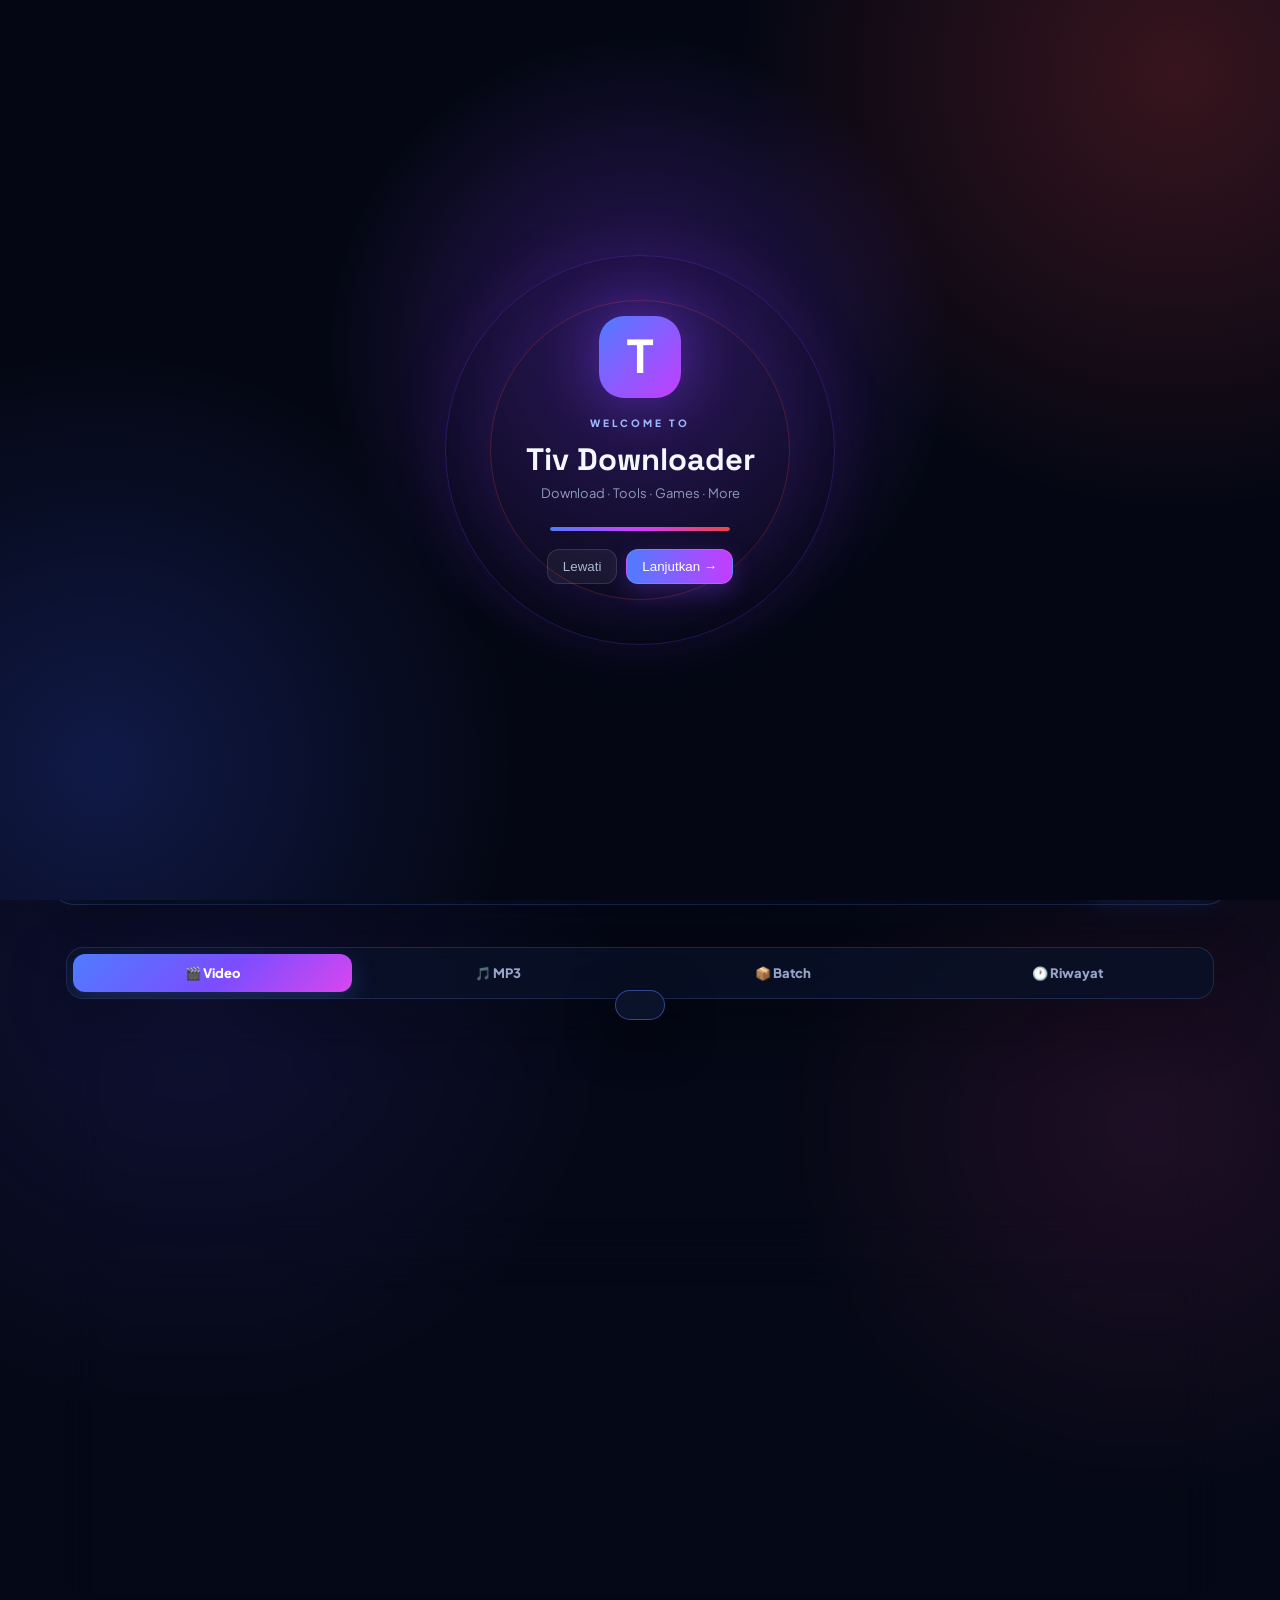
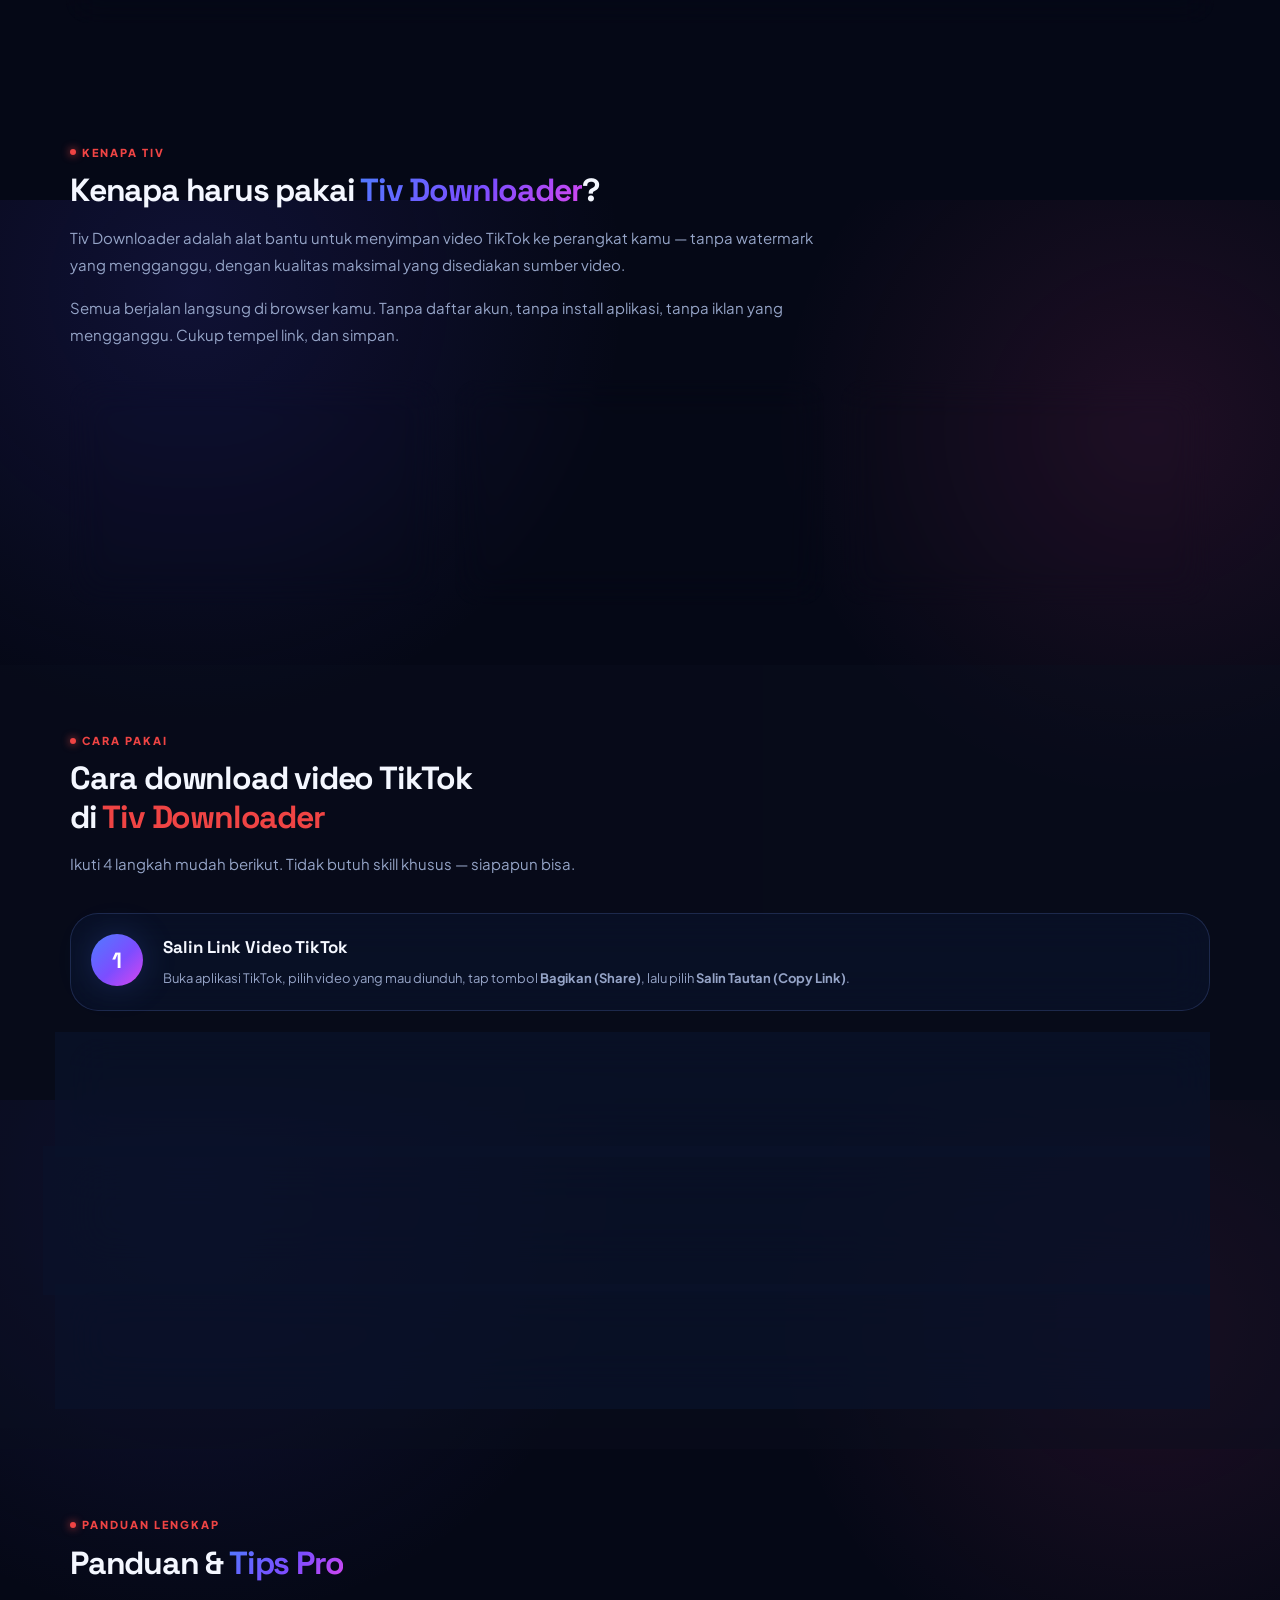
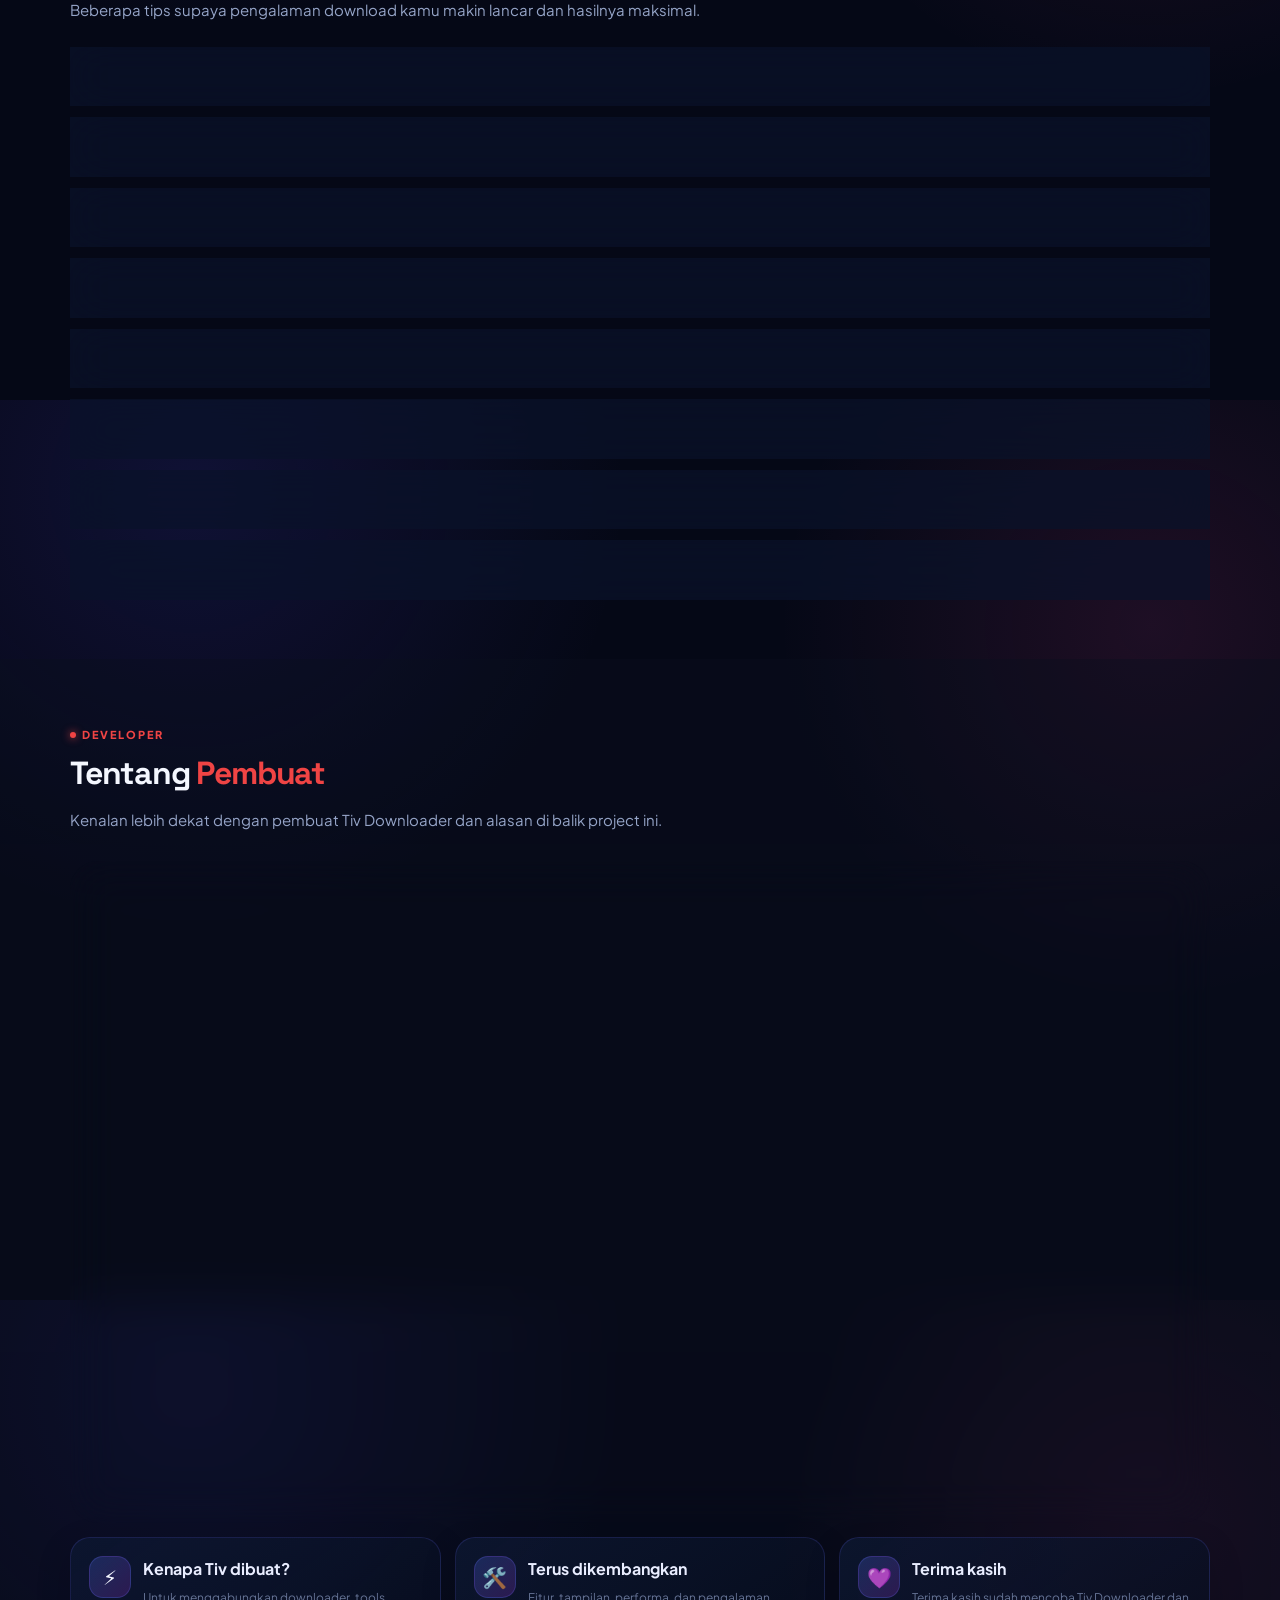
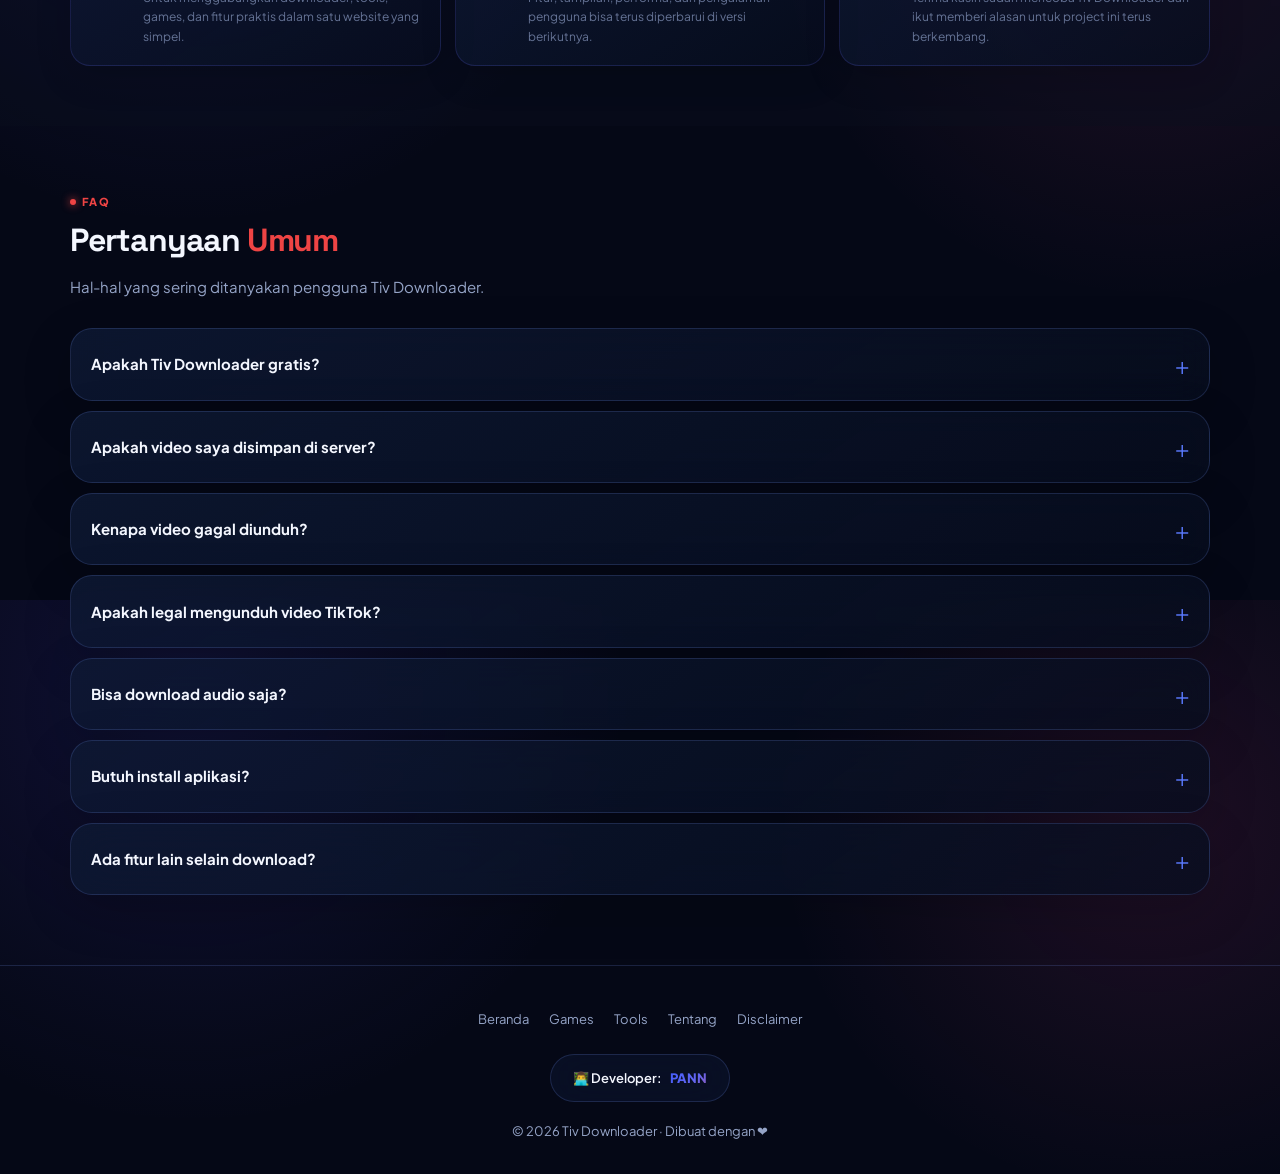
<file: index.html>
<!DOCTYPE html>
<html lang="id">
<head>
<meta charset="UTF-8">
<meta name="viewport" content="width=device-width, initial-scale=1.0, viewport-fit=cover">
<meta name="theme-color" content="#0a0f1e">
<meta name="description" content="Tiv Downloader — Download video TikTok Full HD tanpa watermark, MP3, slide foto. Gratis, cepat, tanpa login.">
<meta name="keywords" content="download tiktok, tiktok tanpa watermark, tiktok downloader, tiktok mp3, tiktok hd">
<meta name="author" content="PANN">
<meta name="robots" content="index, follow">

<meta property="og:type" content="website">
<meta property="og:title" content="Tiv Downloader — Download TikTok Tanpa Watermark HD">
<meta property="og:description" content="Download video TikTok tanpa watermark, Full HD. Gratis, cepat, tanpa login.">
<meta property="og:image" content="data:image/svg+xml,<svg xmlns='http://www.w3.org/2000/svg' viewBox='0 0 1200 630'><rect width='1200' height='630' fill='%230a0f1e'/><text x='600' y='300' font-size='90' fill='%233b5bff' text-anchor='middle' font-family='sans-serif' font-weight='bold'>Tiv Downloader</text><text x='600' y='390' font-size='38' fill='%23ef4444' text-anchor='middle' font-family='sans-serif'>Download TikTok Tanpa Watermark</text></svg>">

<meta name="twitter:card" content="summary_large_image">
<meta name="twitter:title" content="Tiv Downloader — Download TikTok Tanpa Watermark HD">
<meta name="twitter:description" content="Download video TikTok tanpa watermark, Full HD. Gratis, cepat, tanpa login.">

<title>Tiv Downloader — Download TikTok Tanpa Watermark HD</title>
<link rel="icon" href="data:image/svg+xml,<svg xmlns='http://www.w3.org/2000/svg' viewBox='0 0 100 100'><rect width='100' height='100' rx='20' fill='%233b5bff'/><text x='50' y='70' font-size='60' text-anchor='middle' fill='white' font-family='sans-serif' font-weight='bold'>T</text></svg>">
<link rel="apple-touch-icon" href="data:image/svg+xml,<svg xmlns='http://www.w3.org/2000/svg' viewBox='0 0 180 180'><rect width='180' height='180' rx='40' fill='%233b5bff'/><text x='90' y='122' font-size='110' text-anchor='middle' fill='white' font-family='sans-serif' font-weight='bold'>T</text></svg>">
<link rel="manifest" href="manifest.json">
<link rel="preconnect" href="https://fonts.googleapis.com">
<link rel="preconnect" href="https://fonts.gstatic.com" crossorigin>
<link href="https://fonts.googleapis.com/css2?family=Plus+Jakarta+Sans:wght@400;500;600;700;800&family=Space+Grotesk:wght@500;700&family=JetBrains+Mono:wght@500&display=swap" rel="stylesheet">
<link rel="stylesheet" href="style.css">
</head>
<body>

<!-- INTRO TRANSITION -->
<div class="intro-screen" id="introScreen" aria-label="Intro Tiv Downloader">
  <div class="intro-backdrop"></div>
  <div class="intro-ring intro-ring-a"></div>
  <div class="intro-ring intro-ring-b"></div>
  <div class="intro-content">
    <div class="intro-logo">T</div>
    <div class="intro-kicker">WELCOME TO</div>
    <h2>Tiv Downloader</h2>
    <p>Download · Tools · Games · More</p>
    <div class="intro-loader"><span></span></div>
    <div class="intro-actions">
      <button type="button" class="intro-skip" id="introSkip">Lewati</button>
      <button type="button" class="intro-continue" id="introContinue">Lanjutkan →</button>
    </div>
  </div>
</div>

<canvas id="auroraCanvas"></canvas>
<canvas id="meshCanvas"></canvas>
<canvas id="particleCanvas"></canvas>
<canvas id="starCanvas"></canvas>

<!-- NAVBAR -->
<nav class="navbar">
  <div class="nav-inner">
    <a href="index.html" class="nav-logo">
      <div class="nav-logo-icon">⬇</div>
      <div class="nav-logo-text">Tiv<span class="red">.</span></div>
    </a>
    <div class="desktop-nav-links">
      <a href="index.html" class="desktop-nav-link active">⌂ <span>Beranda</span></a>
      <a href="#download" class="desktop-nav-link">↓ <span>Download</span></a>
      <a href="#history" class="desktop-nav-link">◷ <span>History</span></a>
      <a href="games.html" class="desktop-nav-link">◈ <span>Games</span></a>
      <a href="tools.html" class="desktop-nav-link">⌘ <span>Tools</span></a>
      <a href="tools-Baru.html" class="desktop-nav-link">🧰 <span>Tools Baru</span></a>
    </div>
    <div class="nav-actions">
      <button class="nav-icon-btn" id="themeBtn" onclick="toggleTheme()" title="Ganti tema">🌙</button>
      <button class="nav-icon-btn" id="menuBtn" onclick="openDrawer()" title="Menu">☰</button>
    </div>
  </div>
</nav>

<!-- DRAWER MENU -->
<div class="drawer-backdrop" id="drawerBackdrop" onclick="closeDrawer()"></div>
<aside class="drawer" id="drawer">
  <div class="drawer-header">
    <div class="drawer-title">Menu</div>
    <button class="drawer-close" onclick="closeDrawer()">✕</button>
  </div>

  <div class="drawer-section">
    <div class="drawer-section-title">Navigasi</div>
    <a href="index.html" class="drawer-link">
      <span class="drawer-link-icon">🏠</span><span>Beranda</span>
    </a>
    <a href="games.html" class="drawer-link">
      <span class="drawer-link-icon">🎮</span><span>Games</span>
      <span class="drawer-link-badge">4</span>
    </a>
    <a href="tools.html" class="drawer-link">
      <span class="drawer-link-icon">🛠️</span><span>Tools</span>
      <span class="drawer-link-badge">6</span>
    </a>
    <a href="tools-Baru.html" class="drawer-link">
     <span class="drawer-link-icon">🧰</span><span>Tools Baru</span>
     <span class="drawer-link-badge">23</span>
    </a>
  </div>

  <div class="drawer-section">
    <div class="drawer-section-title">Fitur Download</div>
    <a href="#" class="drawer-link" onclick="closeDrawer(); switchTab('video'); return false;">
      <span class="drawer-link-icon">🎬</span><span>Video TikTok</span>
    </a>
    <a href="#" class="drawer-link" onclick="closeDrawer(); switchTab('audio'); return false;">
      <span class="drawer-link-icon">🎵</span><span>MP3 Audio</span>
    </a>
    <a href="#" class="drawer-link" onclick="closeDrawer(); switchTab('batch'); return false;">
      <span class="drawer-link-icon">📦</span><span>Batch Download</span>
    </a>
    <a href="#" class="drawer-link" onclick="closeDrawer(); switchTab('history'); return false;">
      <span class="drawer-link-icon">🕐</span><span>Riwayat</span>
    </a>
  </div>

  <div class="drawer-section">
    <div class="drawer-section-title">Info</div>
    <a href="#" class="drawer-link" onclick="closeDrawer(); openModal('aboutModal'); return false;">
      <span class="drawer-link-icon">ℹ️</span><span>Tentang</span>
    </a>
    <a href="#" class="drawer-link" onclick="closeDrawer(); openModal('disclaimerModal'); return false;">
      <span class="drawer-link-icon">⚠️</span><span>Disclaimer</span>
    </a>
  </div>

  <div class="drawer-section">
    <div class="drawer-section-title">Pengaturan</div>
    <a href="#" class="drawer-link" onclick="closeDrawer(); toggleTheme(); return false;">
      <span class="drawer-link-icon">🌓</span><span>Ganti Tema</span>
    </a>
  </div>
</aside>

<!-- HERO -->
<div class="hero">
  <div class="hero-label">Free · No Login · By PANN</div>
  <h1>Download TikTok<br><span class="red">Tanpa Watermark</span> <span class="shine">Full HD</span></h1>
  <p>Tempel link TikTok, ambil video HD-nya, atau ekstrak audio MP3-nya. Gratis, cepat, tanpa daftar akun.</p>
  <div class="hero-stats">
    <span>⚡ <strong>Cepat</strong></span>
    <span>💧 <strong>Tanpa Watermark</strong></span>
    <span>🎬 <strong>HD Quality</strong></span>
    <span>🆓 <strong>Gratis</strong></span>
  </div>
  <div class="hero-orbit" aria-hidden="true"><div class="orbit-ring r1"></div><div class="orbit-ring r2"></div><div class="orbit-core">TIV</div><span class="orbit-dot d1">♪</span><span class="orbit-dot d2">HD</span><span class="orbit-dot d3">↗</span></div>
</div>

<!-- INSTALL BANNER -->
<div class="install-banner" id="installBanner">
  <span>📱 Install Tiv sebagai app?</span>
  <button onclick="installPWA()">Install</button>
</div>

<!-- DASHBOARD -->
<div class="dashboard">
  <div class="dash-item"><div class="dash-value" id="statTotal">0</div><div class="dash-label">Total</div></div>
  <div class="dash-item"><div class="dash-value" id="statToday">0</div><div class="dash-label">Hari Ini</div></div>
  <div class="dash-item"><div class="dash-value" id="statStreak">0</div><div class="dash-label">Streak</div></div>
  <div class="dash-item"><div class="dash-value">∞</div><div class="dash-label">Gratis</div></div>
</div>

<!-- DOWNLOAD BOX -->
<div class="download-box" id="download">
  <div class="download-input-wrap">
    <input type="text" id="urlInput" placeholder="Tempel link TikTok di sini..." autocomplete="off" spellcheck="false">
    <button class="btn-paste" onclick="pasteFromClipboard()">📋 Paste</button>
    <button class="btn-download-main" id="fetchBtn" onclick="handleFetch()">Download</button>
  </div>
  <div class="status" id="status"></div>
</div>

<!-- TABS -->
<div class="container">
  <div class="tabs">
    <button class="tab active" data-tab="video" onclick="switchTab('video')">🎬 Video</button>
    <button class="tab" data-tab="audio" onclick="switchTab('audio')">🎵 MP3</button>
    <button class="tab" data-tab="batch" onclick="switchTab('batch')">📦 Batch</button>
    <button class="tab" data-tab="history" onclick="switchTab('history')">🕐 Riwayat</button>
  </div>

  <!-- PANEL: VIDEO -->
  <div class="panel active" id="panel-video">
    <div id="resultContainer"></div>

    <!-- TRENDING -->
    <div class="card">
      <div class="card-title">🔥 Trending</div>
      <div class="card-desc">Klik salah satu buat coba cepat.</div>
      <div class="trending-grid">
        <div class="trending-item" onclick="fillTrending('anime')">
          <div class="trending-emoji">🎌</div>
          <div class="trending-title">Anime</div>
          <div class="trending-sub">Coba</div>
        </div>
        <div class="trending-item" onclick="fillTrending('music')">
          <div class="trending-emoji">🎵</div>
          <div class="trending-title">Music</div>
          <div class="trending-sub">Coba</div>
        </div>
        <div class="trending-item" onclick="fillTrending('comedy')">
          <div class="trending-emoji">😂</div>
          <div class="trending-title">Comedy</div>
          <div class="trending-sub">Coba</div>
        </div>
        <div class="trending-item" onclick="fillTrending('dance')">
          <div class="trending-emoji">💃</div>
          <div class="trending-title">Dance</div>
          <div class="trending-sub">Coba</div>
        </div>
      </div>
    </div>

    <!-- QUICK LINKS -->
    <div class="card">
      <div class="card-title">🚀 Quick Access</div>
      <div class="card-desc">Buka fitur lain dengan cepat.</div>
      <div class="trending-grid">
        <a href="games.html" class="trending-item" style="text-decoration:none;color:inherit;">
          <div class="trending-emoji">🎮</div>
          <div class="trending-title">Games</div>
          <div class="trending-sub">4 Game</div>
        </a>
        <a href="tools.html" class="trending-item" style="text-decoration:none;color:inherit;">
          <div class="trending-emoji">🛠️</div>
          <div class="trending-title">Tools</div>
          <div class="trending-sub">6 Tools</div>
        </a>
        <a href="tools-Baru.html" class="trending-item" style="text-decoration:none;color:inherit;">
  <div class="trending-emoji">🧰</div>
  <div class="trending-title">Tools Baru</div>
  <div class="trending-sub">23 Tools</div>
        </a>
        <div class="trending-item" onclick="switchTab('batch')">
          <div class="trending-emoji">📦</div>
          <div class="trending-title">Batch</div>
          <div class="trending-sub">Massal</div>
        </div>
        <div class="trending-item" onclick="switchTab('audio')">
          <div class="trending-emoji">🎵</div>
          <div class="trending-title">MP3</div>
          <div class="trending-sub">Audio</div>
        </div>
      </div>
    </div>
  </div>

  <!-- PANEL: AUDIO -->
  <div class="panel" id="panel-audio">
    <div class="card">
      <div class="card-title">🎵 Ambil Audio (MP3)</div>
      <div class="card-desc">Tempel link TikTok, kita ambil audio-nya aja.</div>
      <div style="display: flex; gap: 8px; flex-wrap: wrap;">
        <input type="text" id="audioInput" class="input-clean" placeholder="Link TikTok..." autocomplete="off" spellcheck="false" style="flex: 1; min-width: 180px;">
        <button class="btn" onclick="handleAudio()">Ambil MP3</button>
      </div>
      <div class="status" id="audioStatus"></div>
    </div>
    <div id="audioResult"></div>
  </div>

  <!-- PANEL: BATCH -->
  <div class="panel" id="panel-batch">
    <div class="card">
      <div class="card-title">📦 Batch Download</div>
      <div class="card-desc">Tempel banyak link sekaligus — satu link per baris.</div>
      <textarea id="batchInput" placeholder="https://vt.tiktok.com/xxx&#10;https://vt.tiktok.com/yyy&#10;https://vt.tiktok.com/zzz"></textarea>
      <div style="display: flex; gap: 8px; margin-top: 12px; flex-wrap: wrap;">
        <button class="btn" onclick="handleBatch()" id="batchBtn" style="flex: 1;">🚀 Proses Semua</button>
        <button class="btn btn-secondary" onclick="clearBatch()">🗑️</button>
      </div>
      <div class="status" id="batchStatus"></div>
    </div>
    <div id="batchProgressWrap"></div>
    <div class="batch-list" id="batchList"></div>
  </div>

  <!-- PANEL: HISTORY -->
  <div class="panel" id="panel-history">
    <div class="card">
      <div class="card-title">🕐 Riwayat Download</div>
      <div class="history-toolbar">
        <input type="text" id="historySearch" class="input-clean" placeholder="🔍 Cari riwayat..." oninput="renderHistory()">
        <button class="btn btn-secondary btn-sm" onclick="copyAllHistory()">📋 Copy</button>
        <button class="btn btn-secondary btn-sm" onclick="clearHistory()">🗑️ Hapus</button>
      </div>
      <div class="filter-chips" id="filterChips">
        <button class="filter-chip active" data-filter="all" onclick="setFilter('all')">Semua</button>
        <button class="filter-chip" data-filter="video" onclick="setFilter('video')">🎬 Video</button>
        <button class="filter-chip" data-filter="slide" onclick="setFilter('slide')">🖼️ Slide</button>
        <button class="filter-chip" data-filter="audio" onclick="setFilter('audio')">🎵 Audio</button>
      </div>
      <div class="history-list" id="historyList"></div>
    </div>
  </div>
</div>

<!-- SECTION: WHY -->
<section class="reveal">
  <div class="container-wide">
    <div class="section-label">Kenapa Tiv</div>
    <h2 class="section-title">Kenapa harus pakai <span class="blue">Tiv Downloader</span>?</h2>
    <p class="section-desc">Tiv Downloader adalah alat bantu untuk menyimpan video TikTok ke perangkat kamu — tanpa watermark yang mengganggu, dengan kualitas maksimal yang disediakan sumber video.</p>
    <p class="section-desc">Semua berjalan langsung di browser kamu. Tanpa daftar akun, tanpa install aplikasi, tanpa iklan yang mengganggu. Cukup tempel link, dan simpan.</p>
    <div class="feature-cards">
      <div class="feature-card">
        <div class="feature-icon">💧</div>
        <h3>Bebas Watermark</h3>
        <p>Video yang diunduh bersih dari logo dan username overlay. Cocok untuk edit, arsip pribadi, atau referensi konten kreatif.</p>
      </div>
      <div class="feature-card">
        <div class="feature-icon">🎬</div>
        <h3>Full HD Quality</h3>
        <p>Ambil video pada resolusi tertinggi yang tersedia — HD, Full HD, atau 4K jika sumber video menyediakannya.</p>
      </div>
      <div class="feature-card">
        <div class="feature-icon">⚡</div>
        <h3>Cepat & Gratis</h3>
        <p>Tidak ada batasan jumlah download, tidak ada akun, tidak ada biaya tersembunyi. Buka, tempel, download.</p>
      </div>
    </div>
  </div>
</section>

<!-- SECTION: STEPS -->
<section class="alt reveal">
  <div class="container-wide">
    <div class="section-label">Cara Pakai</div>
    <h2 class="section-title">Cara download video TikTok<br>di <span class="red">Tiv Downloader</span></h2>
    <p class="section-desc">Ikuti 4 langkah mudah berikut. Tidak butuh skill khusus — siapapun bisa.</p>
    <div class="steps">
      <div class="step">
        <div class="step-number">1</div>
        <div class="step-content">
          <h3>Salin Link Video TikTok</h3>
          <p>Buka aplikasi TikTok, pilih video yang mau diunduh, tap tombol <strong>Bagikan (Share)</strong>, lalu pilih <strong>Salin Tautan (Copy Link)</strong>.</p>
        </div>
      </div>
      <div class="step">
        <div class="step-number">2</div>
        <div class="step-content">
          <h3>Tempel Link di Kolom Input</h3>
          <p>Balik ke halaman ini, tempel link tadi di kolom input paling atas. Bisa pakai tombol <strong>📋 Paste</strong> biar lebih cepat.</p>
        </div>
      </div>
      <div class="step">
        <div class="step-number">3</div>
        <div class="step-content">
          <h3>Klik Tombol Download</h3>
          <p>Setelah link ditempel, klik <strong>Download</strong>. Tunggu sebentar — sistem akan memproses video dan menampilkan preview.</p>
        </div>
      </div>
      <div class="step">
        <div class="step-number">4</div>
        <div class="step-content">
          <h3>Pilih Kualitas & Simpan</h3>
          <p>Pilih <strong>HD</strong> (tanpa watermark) atau <strong>SD</strong>. Klik tombol download — file otomatis tersimpan ke perangkat kamu.</p>
        </div>
      </div>
    </div>
  </div>
</section>

<!-- SECTION: PANDUAN -->
<section class="reveal">
  <div class="container-wide">
    <div class="section-label">Panduan Lengkap</div>
    <h2 class="section-title">Panduan & <span class="blue">Tips Pro</span></h2>
    <p class="section-desc">Beberapa tips supaya pengalaman download kamu makin lancar dan hasilnya maksimal.</p>
    <ul class="tips-list">
      <li><strong>Selalu pakai "Salin Tautan"</strong> dari aplikasi TikTok langsung — bukan URL dari browser. Ini memastikan link valid dan lengkap.</li>
      <li><strong>Pilih opsi HD</strong> kalau mau kualitas maksimal. Untuk hemat kuota, pilih SD.</li>
      <li><strong>Untuk audio saja</strong> (buat backsound atau sound viral), langsung ke tab MP3 dan tempel link-nya.</li>
      <li><strong>Batch download</strong> bisa dipakai kalau mau unduh banyak video sekaligus — tempel satu link per baris.</li>
      <li><strong>Kalau gagal</strong>, pastikan akun TikTok-nya publik (bukan private). Video dari akun private tidak bisa diunduh.</li>
      <li><strong>Riwayat download</strong> tersimpan di perangkat kamu, bisa cek ulang kapan aja tanpa koneksi.</li>
      <li><strong>Gunakan untuk keperluan pribadi.</strong> Kalau mau reupload, minta izin kreator dulu — itu etika yang benar.</li>
      <li><strong>Bookmark halaman ini</strong> biar nggak perlu nyari-nyari lagi kalau butuh download video.</li>
    </ul>
  </div>
</section>

<!-- SECTION: DEV -->
<section class="alt reveal developer-section">
  <div class="container-wide">
    <div class="section-label">Developer</div>
    <h2 class="section-title">Tentang <span class="red">Pembuat</span></h2>
    <p class="section-desc">Kenalan lebih dekat dengan pembuat Tiv Downloader dan alasan di balik project ini.</p>

    <div class="dev-profile-card">
      <div class="dev-profile-visual">
        <div class="dev-photo-frame">
          <img src="pann-profile.jpg" alt="Foto profil PANN" class="dev-photo">
          <span class="dev-online-dot" title="Creator profile"></span>
        </div>
        <div class="dev-photo-caption">
          <span>✦ CREATOR PROFILE</span>
          <strong>PANN</strong>
          <small>Building ideas into useful digital tools.</small>
        </div>
      </div>

      <div class="dev-profile-main">
        <div class="dev-eyebrow">✦ TENTANG PEMBUAT</div>
        <div class="dev-name">PANN</div>
        <div class="dev-role">Developer · Designer · Creator</div>
        <div class="dev-badges">
          <span class="dev-badge">🎨 UI/UX</span>
          <span class="dev-badge">💻 Frontend</span>
          <span class="dev-badge">🌐 Web Developer</span>
          <span class="dev-badge">🚀 Builder</span>
        </div>
        <p class="dev-long-desc">Halo! Saya PANN, pembuat di balik Tiv Downloader. Saya suka menggabungkan desain antarmuka yang modern dengan fitur web yang praktis, ringan, dan mudah digunakan. Project ini dibuat sebagai ruang untuk bereksperimen, belajar, dan membangun berbagai tools digital yang bisa langsung dipakai.</p>
        <p class="dev-long-desc">Tiv Downloader dikembangkan dengan fokus pada pengalaman pengguna: navigasi yang sederhana, tampilan yang nyaman di HP, animasi yang halus, serta fitur yang jelas. Setiap bagian terus dikembangkan supaya website ini terasa lebih lengkap dari waktu ke waktu.</p>
        <blockquote class="dev-quote">“Bukan cuma bikin tampilan, tapi juga bikin sesuatu yang benar-benar bisa dipakai.”<span>— PANN</span></blockquote>
        <div class="dev-links">
          <a href="games.html" class="dev-link">🎮 Coba Games</a>
          <a href="tools.html" class="dev-link secondary">🛠️ Coba Tools</a>
          <a href="https://vt.tiktok.com/ZSqgwpFkM/" class="dev-link dev-link-tiktok" target="_blank" rel="noopener">♪ Link TikTok</a>
        </div>
      </div>

      <aside class="dev-info-panel">
        <div class="dev-info-title">Info Singkat</div>
        <div class="dev-info-row"><span>Nama</span><strong>PANN</strong></div>
        <div class="dev-info-row"><span>Role</span><strong>Owner · Creator</strong></div>
        <div class="dev-info-row"><span>Fokus</span><strong>Web · UI/UX · Tools</strong></div>
        <div class="dev-info-row"><span>Project</span><strong>Tiv Downloader</strong></div>
        <div class="dev-info-title skills-title">Skills & Teknologi</div>
        <div class="skill-chips">
          <span>HTML</span><span>CSS</span><span>JavaScript</span><span>UI/UX</span><span>PWA</span><span>Responsive</span>
        </div>
      </aside>
    </div>

    <div class="dev-lower-grid">
      <div class="dev-mini-card">
        <div class="dev-mini-icon">⚡</div>
        <div><strong>Kenapa Tiv dibuat?</strong><p>Untuk menggabungkan downloader, tools, games, dan fitur praktis dalam satu website yang simpel.</p></div>
      </div>
      <div class="dev-mini-card">
        <div class="dev-mini-icon">🛠️</div>
        <div><strong>Terus dikembangkan</strong><p>Fitur, tampilan, performa, dan pengalaman pengguna bisa terus diperbarui di versi berikutnya.</p></div>
      </div>
      <div class="dev-mini-card">
        <div class="dev-mini-icon">💜</div>
        <div><strong>Terima kasih</strong><p>Terima kasih sudah mencoba Tiv Downloader dan ikut memberi alasan untuk project ini terus berkembang.</p></div>
      </div>
    </div>
  </div>
</section>

<!-- SECTION: FAQ -->
<section class="reveal">
  <div class="container-wide">
    <div class="section-label">FAQ</div>
    <h2 class="section-title">Pertanyaan <span class="red">Umum</span></h2>
    <p class="section-desc">Hal-hal yang sering ditanyakan pengguna Tiv Downloader.</p>
    <div style="margin-top: 28px;">
      <div class="faq-item">
        <div class="faq-q" onclick="toggleFaq(this)">Apakah Tiv Downloader gratis?</div>
        <div class="faq-a">Ya, 100% gratis. Tidak ada iklan, tidak ada login, tidak ada batasan jumlah download.</div>
      </div>
      <div class="faq-item">
        <div class="faq-q" onclick="toggleFaq(this)">Apakah video saya disimpan di server?</div>
        <div class="faq-a">Tidak. File langsung dikirim ke perangkat kamu. Kami tidak menyimpan apa-apa.</div>
      </div>
      <div class="faq-item">
        <div class="faq-q" onclick="toggleFaq(this)">Kenapa video gagal diunduh?</div>
        <div class="faq-a">Kemungkinan akun private, atau video sudah dihapus. Coba video lain yang publik.</div>
      </div>
      <div class="faq-item">
        <div class="faq-q" onclick="toggleFaq(this)">Apakah legal mengunduh video TikTok?</div>
        <div class="faq-a">Untuk keperluan pribadi, umumnya boleh. Jangan reupload tanpa izin kreator — itu melanggar hak cipta dan etika.</div>
      </div>
      <div class="faq-item">
        <div class="faq-q" onclick="toggleFaq(this)">Bisa download audio saja?</div>
        <div class="faq-a">Bisa. Klik tab MP3, tempel link, lalu klik Ambil MP3.</div>
      </div>
      <div class="faq-item">
        <div class="faq-q" onclick="toggleFaq(this)">Butuh install aplikasi?</div>
        <div class="faq-a">Tidak. Cukup browser di HP atau PC. Bahkan bisa diinstall sebagai PWA — bakal muncul banner "Install" di atas.</div>
      </div>
      <div class="faq-item">
        <div class="faq-q" onclick="toggleFaq(this)">Ada fitur lain selain download?</div>
        <div class="faq-a">Ada. Cek halaman <strong>Games</strong> (4 game) dan <strong>Tools</strong> (6 tools) lewat menu di kanan atas.</div>
      </div>
    </div>
  </div>
</section>

<!-- FOOTER -->
<footer>
  <div class="footer-links">
    <a href="index.html">Beranda</a>
    <a href="games.html">Games</a>
    <a href="tools.html">Tools</a>
    <a href="#" onclick="openModal('aboutModal'); return false;">Tentang</a>
    <a href="#" onclick="openModal('disclaimerModal'); return false;">Disclaimer</a>
  </div>
  <div class="dev-credit">👨‍💻 Developer: <span>PANN</span></div>
  <div>© <span id="year">2026</span> Tiv Downloader · Dibuat dengan ❤️</div>
</footer>

<!-- BOTTOM NAV -->
<nav class="bottom-nav" id="bottomNav">
  <button class="nav-item active" data-nav="video" onclick="switchTab('video')">
    <span class="nav-item-icon">🎬</span><span>Video</span>
  </button>
  <button class="nav-item" data-nav="audio" onclick="switchTab('audio')">
    <span class="nav-item-icon">🎵</span><span>MP3</span>
  </button>
  <button class="nav-item" data-nav="batch" onclick="switchTab('batch')">
    <span class="nav-item-icon">📦</span><span>Batch</span>
  </button>
  <button class="nav-item" data-nav="history" onclick="switchTab('history')">
    <span class="nav-item-icon">🕐</span><span>Riwayat</span>
  </button>
</nav>

<!-- LOADING OVERLAY -->
<div class="loading-overlay" id="loadingOverlay">
  <div class="loading-spinner-big"></div>
  <div class="loading-text" id="loadingText">MEMPROSES...</div>
  <div class="loading-progress"><div class="loading-progress-fill" id="loadingProgress"></div></div>
</div>

<!-- ACHIEVEMENT -->
<div class="achievement" id="achievement">
  <span class="achievement-icon">🏆</span>
  <span id="achievementText">Berhasil!</span>
</div>

<!-- MODAL: ABOUT -->
<div class="modal-backdrop" id="aboutModal">
  <div class="modal">
    <h3>✦ Tentang Tiv Downloader</h3>
    <p><strong>Tiv Downloader</strong> adalah alat bantu download video TikTok tanpa watermark, MP3, dan slide foto.</p>
    <p>Dibuat oleh <strong>PANN</strong> — semua berjalan di browser Anda, tanpa login, tanpa iklan, tanpa tracking.</p>
    <p style="font-size: 12px; color: var(--text-dim);">Versi 10.0 · Tiv Series</p>
    <button class="btn btn-block" style="margin-top: 14px;" onclick="closeModal('aboutModal')">Tutup</button>
  </div>
</div>

<!-- MODAL: DISCLAIMER -->
<div class="modal-backdrop" id="disclaimerModal">
  <div class="modal">
    <h3>⚠️ Disclaimer</h3>
    <p>• Web ini hanya alat bantu unduh untuk penggunaan pribadi.</p>
    <p>• Hormati hak cipta kreator. Jangan reupload tanpa izin.</p>
    <p>• Kami tidak menyimpan link atau file Anda.</p>
    <p>• Semua proses berjalan langsung di browser Anda.</p>
    <button class="btn btn-block" style="margin-top: 14px;" onclick="closeModal('disclaimerModal')">Saya Mengerti</button>
  </div>
</div>

<div class="toast" id="toast"></div>

<script src="script.js"></script>
</body>
       </html>
</file>
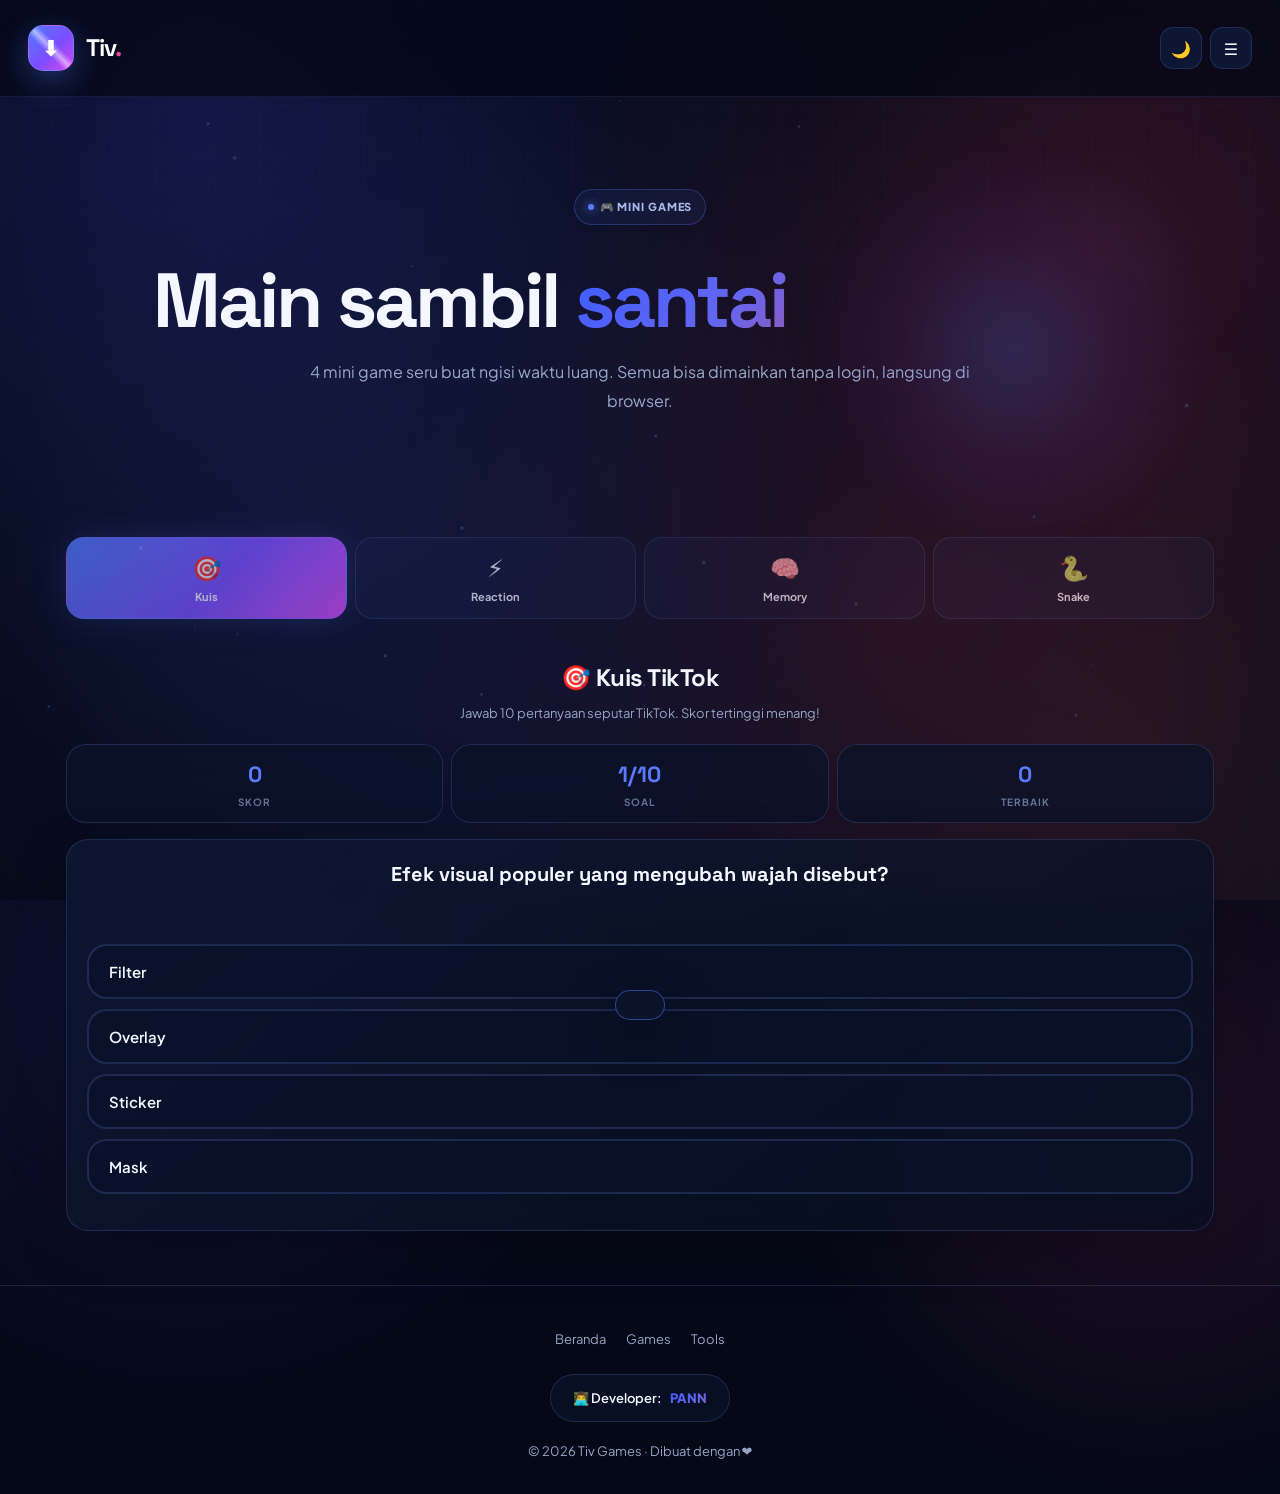
<file: games.html>
<!DOCTYPE html>
<html lang="id">
<head>
<meta charset="UTF-8">
<meta name="viewport" content="width=device-width, initial-scale=1.0, viewport-fit=cover">
<meta name="theme-color" content="#0a0f1e">
<meta name="description" content="Tiv Games — Kumpulan mini game seru: Kuis TikTok, Reaction Tap, Memory Card, Snake Classic.">
<meta name="author" content="PANN">
<title>Tiv Games — Mini Games Seru</title>
<link rel="icon" href="data:image/svg+xml,<svg xmlns='http://www.w3.org/2000/svg' viewBox='0 0 100 100'><rect width='100' height='100' rx='20' fill='%233b5bff'/><text x='50' y='70' font-size='56' text-anchor='middle' fill='white' font-family='sans-serif' font-weight='bold'>T</text></svg>">
<link rel="manifest" href="manifest.json">
<link rel="preconnect" href="https://fonts.googleapis.com">
<link rel="preconnect" href="https://fonts.gstatic.com" crossorigin>
<link href="https://fonts.googleapis.com/css2?family=Plus+Jakarta+Sans:wght@400;500;600;700;800&family=Space+Grotesk:wght@500;700&family=JetBrains+Mono:wght@500&display=swap" rel="stylesheet">
<link rel="stylesheet" href="style.css">
<style>
  /* GAME-SPECIFIC STYLES */
  .game-nav {
    display: grid;
    grid-template-columns: repeat(4, 1fr);
    gap: 8px;
    margin-bottom: 20px;
    padding: 0 16px;
    max-width: 900px;
    margin-left: auto;
    margin-right: auto;
  }
  @media (max-width: 600px) {
    .game-nav { grid-template-columns: repeat(2, 1fr); }
  }
  .game-tab {
    background: var(--card);
    border: 1px solid var(--border);
    border-radius: var(--radius);
    padding: 14px 10px;
    cursor: pointer;
    text-align: center;
    transition: all 0.25s cubic-bezier(0.34, 1.56, 0.64, 1);
    font-family: inherit;
    color: var(--text);
  }
  .game-tab:hover {
    border-color: var(--border-strong);
    transform: translateY(-2px);
    box-shadow: var(--shadow);
  }
  .game-tab.active {
    background: var(--blue-grad);
    color: white;
    border-color: transparent;
    box-shadow: var(--shadow-glow);
  }
  .game-tab-emoji { font-size: 24px; display: block; margin-bottom: 4px; }
  .game-tab-name { font-size: 11px; font-weight: 700; }

  .game-panel { display: none; }
  .game-panel.active { display: block; animation: fadeIn 0.3s ease-out; }

  .game-header {
    text-align: center;
    margin-bottom: 20px;
  }
  .game-header h2 {
    font-family: 'Space Grotesk', sans-serif;
    font-size: 24px;
    font-weight: 700;
    margin-bottom: 6px;
    letter-spacing: -0.5px;
  }
  .game-header p {
    font-size: 13px;
    color: var(--text-muted);
  }

  .game-stats {
    display: grid;
    grid-template-columns: repeat(3, 1fr);
    gap: 8px;
    margin-bottom: 16px;
  }
  .game-stat {
    background: var(--card);
    border: 1px solid var(--border);
    border-radius: var(--radius);
    padding: 12px;
    text-align: center;
    backdrop-filter: blur(20px);
    -webkit-backdrop-filter: blur(20px);
  }
  .game-stat-value {
    font-family: 'Space Grotesk', sans-serif;
    font-size: 22px;
    font-weight: 700;
    color: var(--blue-light);
  }
  .game-stat-label {
    font-size: 10px;
    color: var(--text-dim);
    text-transform: uppercase;
    letter-spacing: 1px;
    margin-top: 2px;
    font-weight: 700;
  }

  /* KUIS */
  .quiz-question {
    font-family: 'Space Grotesk', sans-serif;
    font-size: 20px;
    font-weight: 700;
    text-align: center;
    margin-bottom: 24px;
    line-height: 1.4;
    min-height: 60px;
  }
  .quiz-options {
    display: grid;
    gap: 10px;
    margin-bottom: 16px;
  }
  .quiz-option {
    padding: 16px 20px;
    background: var(--card);
    border: 2px solid var(--border);
    border-radius: var(--radius);
    color: var(--text);
    font-size: 15px;
    font-weight: 600;
    cursor: pointer;
    text-align: left;
    font-family: inherit;
    transition: all 0.25s;
  }
  .quiz-option:hover:not(:disabled) {
    border-color: var(--blue);
    transform: translateX(4px);
  }
  .quiz-option.correct {
    background: rgba(34,197,94,0.2);
    border-color: #22c55e;
    color: #86efac;
  }
  .quiz-option.wrong {
    background: rgba(239,68,68,0.2);
    border-color: var(--red);
    color: #fca5a5;
  }
  .quiz-option:disabled { cursor: not-allowed; }

  /* REACTION */
  .reaction-arena {
    width: 100%;
    height: 320px;
    border-radius: var(--radius-lg);
    border: 2px solid var(--border);
    background: var(--card);
    display: flex;
    align-items: center;
    justify-content: center;
    text-align: center;
    cursor: pointer;
    user-select: none;
    font-family: 'Space Grotesk', sans-serif;
    font-size: 20px;
    font-weight: 700;
    transition: background 0.2s;
    padding: 20px;
    position: relative;
    overflow: hidden;
  }
  .reaction-arena.wait { background: rgba(239,68,68,0.2); color: #fca5a5; }
  .reaction-arena.ready { background: rgba(34,197,94,0.25); color: #86efac; }
  .reaction-arena.tap { background: rgba(59,91,255,0.2); color: #93b4ff; }

  /* MEMORY */
  .memory-grid {
    display: grid;
    grid-template-columns: repeat(4, 1fr);
    gap: 8px;
    margin-bottom: 16px;
  }
  @media (max-width: 480px) {
    .memory-grid { grid-template-columns: repeat(4, 1fr); gap: 6px; }
  }
  .memory-card {
    aspect-ratio: 1 / 1;
    border-radius: 12px;
    background: var(--blue-grad);
    cursor: pointer;
    display: flex;
    align-items: center;
    justify-content: center;
    font-size: 32px;
    transition: all 0.3s cubic-bezier(0.34, 1.56, 0.64, 1);
    border: 2px solid transparent;
    transform-style: preserve-3d;
    position: relative;
  }
  .memory-card:hover:not(.matched) { transform: scale(1.05); border-color: var(--blue-light); }
  .memory-card .card-back {
    font-size: 28px;
    color: white;
  }
  .memory-card.flipped {
    background: var(--card);
    border-color: var(--border-strong);
  }
  .memory-card.matched {
    background: rgba(34,197,94,0.25);
    border-color: #22c55e;
    cursor: default;
    animation: matchPulse 0.6s;
  }
  @keyframes matchPulse {
    0%, 100% { transform: scale(1); }
    50% { transform: scale(1.15); }
  }

  /* SNAKE */
  .snake-canvas-wrap {
    display: flex;
    justify-content: center;
    margin-bottom: 16px;
  }
  #snakeCanvas {
    border: 2px solid var(--border-strong);
    border-radius: var(--radius);
    background: #0a0f1e;
    max-width: 100%;
    touch-action: none;
  }
  .snake-controls {
    display: grid;
    grid-template-columns: repeat(3, 60px);
    grid-template-rows: repeat(3, 60px);
    gap: 6px;
    justify-content: center;
    margin: 0 auto;
  }
  .snake-btn {
    background: var(--card);
    border: 1px solid var(--border);
    border-radius: 12px;
    color: var(--text);
    font-size: 20px;
    cursor: pointer;
    font-family: inherit;
    display: flex;
    align-items: center;
    justify-content: center;
    transition: all 0.15s;
    user-select: none;
  }
  .snake-btn:hover { background: var(--card-hover); border-color: var(--blue); }
  .snake-btn:active { transform: scale(0.92); }
  .snake-btn.up    { grid-column: 2; grid-row: 1; }
  .snake-btn.left  { grid-column: 1; grid-row: 2; }
  .snake-btn.down  { grid-column: 2; grid-row: 2; }
  .snake-btn.right { grid-column: 3; grid-row: 2; }

  /* GAME RESULT MODAL */
  .game-result {
    position: fixed;
    inset: 0;
    background: rgba(0,0,0,0.85);
    backdrop-filter: blur(12px);
    -webkit-backdrop-filter: blur(12px);
    z-index: 1000;
    display: none;
    align-items: center;
    justify-content: center;
    padding: 20px;
    animation: fadeIn 0.3s;
  }
  .game-result.show { display: flex; }
  .game-result-card {
    background: var(--card-solid);
    border: 1px solid var(--border-strong);
    border-radius: var(--radius-lg);
    padding: 32px 28px;
    max-width: 380px;
    width: 100%;
    text-align: center;
    box-shadow: var(--shadow-lg);
    animation: modalIn 0.5s cubic-bezier(0.34, 1.56, 0.64, 1);
  }
  .game-result-icon {
    font-size: 64px;
    margin-bottom: 14px;
  }
  .game-result-title {
    font-family: 'Space Grotesk', sans-serif;
    font-size: 24px;
    font-weight: 700;
    margin-bottom: 8px;
  }
  .game-result-score {
    font-size: 14px;
    color: var(--text-muted);
    margin-bottom: 20px;
  }
  .game-result-score strong {
    color: var(--blue-light);
    font-size: 20px;
    font-weight: 700;
  }

  .game-btn-row {
    display: flex;
    gap: 10px;
    justify-content: center;
  }
</style>
</head>
<body>

<canvas id="auroraCanvas"></canvas>
<canvas id="meshCanvas"></canvas>
<canvas id="particleCanvas"></canvas>
<canvas id="starCanvas"></canvas>

<!-- NAVBAR -->
<nav class="navbar">
  <div class="nav-inner">
    <a href="index.html" class="nav-logo">
      <div class="nav-logo-icon">⬇</div>
      <div class="nav-logo-text">Tiv<span class="red">.</span></div>
    </a>
    <div class="nav-actions">
      <button class="nav-icon-btn" id="themeBtn" onclick="toggleTheme()" title="Ganti tema">🌙</button>
      <button class="nav-icon-btn" id="menuBtn" onclick="openDrawer()" title="Menu">☰</button>
    </div>
  </div>
</nav>

<!-- DRAWER MENU -->
<div class="drawer-backdrop" id="drawerBackdrop" onclick="closeDrawer()"></div>
<aside class="drawer" id="drawer">
  <div class="drawer-header">
    <div class="drawer-title">Menu</div>
    <button class="drawer-close" onclick="closeDrawer()">✕</button>
  </div>
  <div class="drawer-section">
    <div class="drawer-section-title">Navigasi</div>
    <a href="index.html" class="drawer-link"><span class="drawer-link-icon">🏠</span><span>Beranda</span></a>
    <a href="games.html" class="drawer-link"><span class="drawer-link-icon">🎮</span><span>Games</span><span class="drawer-link-badge">4</span></a>
    <a href="tools.html" class="drawer-link"><span class="drawer-link-icon">🛠️</span><span>Tools</span><span class="drawer-link-badge">6</span></a>
  </div>
  <div class="drawer-section">
    <div class="drawer-section-title">Game</div>
    <a href="#" class="drawer-link" onclick="closeDrawer(); switchGame('quiz'); return false;"><span class="drawer-link-icon">🎯</span><span>Kuis TikTok</span></a>
    <a href="#" class="drawer-link" onclick="closeDrawer(); switchGame('reaction'); return false;"><span class="drawer-link-icon">⚡</span><span>Reaction Tap</span></a>
    <a href="#" class="drawer-link" onclick="closeDrawer(); switchGame('memory'); return false;"><span class="drawer-link-icon">🧠</span><span>Memory Card</span></a>
    <a href="#" class="drawer-link" onclick="closeDrawer(); switchGame('snake'); return false;"><span class="drawer-link-icon">🐍</span><span>Snake</span></a>
  </div>
</aside>

<!-- HERO -->
<div class="hero">
  <div class="hero-label">🎮 Mini Games</div>
  <h1>Main sambil <span class="shine">santai</span></h1>
  <p>4 mini game seru buat ngisi waktu luang. Semua bisa dimainkan tanpa login, langsung di browser.</p>
</div>

<!-- GAME NAV -->
<div class="game-nav">
  <button class="game-tab active" data-game="quiz" onclick="switchGame('quiz')">
    <span class="game-tab-emoji">🎯</span>
    <span class="game-tab-name">Kuis</span>
  </button>
  <button class="game-tab" data-game="reaction" onclick="switchGame('reaction')">
    <span class="game-tab-emoji">⚡</span>
    <span class="game-tab-name">Reaction</span>
  </button>
  <button class="game-tab" data-game="memory" onclick="switchGame('memory')">
    <span class="game-tab-emoji">🧠</span>
    <span class="game-tab-name">Memory</span>
  </button>
  <button class="game-tab" data-game="snake" onclick="switchGame('snake')">
    <span class="game-tab-emoji">🐍</span>
    <span class="game-tab-name">Snake</span>
  </button>
</div>

<!-- CONTAINER -->
<div class="container">

  <!-- GAME: KUIS -->
  <div class="game-panel active" id="game-quiz">
    <div class="game-header">
      <h2>🎯 Kuis TikTok</h2>
      <p>Jawab 10 pertanyaan seputar TikTok. Skor tertinggi menang!</p>
    </div>
    <div class="game-stats">
      <div class="game-stat">
        <div class="game-stat-value" id="quizScore">0</div>
        <div class="game-stat-label">Skor</div>
      </div>
      <div class="game-stat">
        <div class="game-stat-value" id="quizQ">1/10</div>
        <div class="game-stat-label">Soal</div>
      </div>
      <div class="game-stat">
        <div class="game-stat-value" id="quizBest">0</div>
        <div class="game-stat-label">Terbaik</div>
      </div>
    </div>
    <div class="card">
      <div class="quiz-question" id="quizQuestion">Memuat soal...</div>
      <div class="quiz-options" id="quizOptions"></div>
      <button class="btn btn-secondary btn-block" onclick="startQuiz()" id="quizRestart" style="display:none;">🔄 Main Lagi</button>
    </div>
  </div>

  <!-- GAME: REACTION -->
  <div class="game-panel" id="game-reaction">
    <div class="game-header">
      <h2>⚡ Reaction Tap</h2>
      <p>Tunggu warna hijau, lalu tap secepat mungkin!</p>
    </div>
    <div class="game-stats">
      <div class="game-stat">
        <div class="game-stat-value" id="reactionLast">-</div>
        <div class="game-stat-label">Terakhir (ms)</div>
      </div>
      <div class="game-stat">
        <div class="game-stat-value" id="reactionBest">-</div>
        <div class="game-stat-label">Terbaik (ms)</div>
      </div>
      <div class="game-stat">
        <div class="game-stat-value" id="reactionTries">0</div>
        <div class="game-stat-label">Percobaan</div>
      </div>
    </div>
    <div class="reaction-arena wait" id="reactionArena" onclick="reactionTap()">
      <div>
        <div style="font-size: 42px; margin-bottom: 8px;">🔴</div>
        <div id="reactionText">Klik untuk mulai</div>
      </div>
    </div>
  </div>

  <!-- GAME: MEMORY -->
  <div class="game-panel" id="game-memory">
    <div class="game-header">
      <h2>🧠 Memory Card</h2>
      <p>Cocokkan semua pasangan emoji dalam waktu sesingkat mungkin.</p>
    </div>
    <div class="game-stats">
      <div class="game-stat">
        <div class="game-stat-value" id="memoryMoves">0</div>
        <div class="game-stat-label">Langkah</div>
      </div>
      <div class="game-stat">
        <div class="game-stat-value" id="memoryTime">0s</div>
        <div class="game-stat-label">Waktu</div>
      </div>
      <div class="game-stat">
        <div class="game-stat-value" id="memoryPairs">0/8</div>
        <div class="game-stat-label">Pasangan</div>
      </div>
    </div>
    <div class="card">
      <div class="memory-grid" id="memoryGrid"></div>
      <button class="btn btn-block" onclick="startMemory()">🔄 Main Lagi</button>
    </div>
  </div>

  <!-- GAME: SNAKE -->
  <div class="game-panel" id="game-snake">
    <div class="game-header">
      <h2>🐍 Snake Classic</h2>
      <p>Gerakkan ular, makan apel, jangan nabrak dinding atau diri sendiri.</p>
    </div>
    <div class="game-stats">
      <div class="game-stat">
        <div class="game-stat-value" id="snakeScore">0</div>
        <div class="game-stat-label">Skor</div>
      </div>
      <div class="game-stat">
        <div class="game-stat-value" id="snakeBest">0</div>
        <div class="game-stat-label">Terbaik</div>
      </div>
      <div class="game-stat">
        <div class="game-stat-value" id="snakeSpeed">1x</div>
        <div class="game-stat-label">Speed</div>
      </div>
    </div>
    <div class="snake-canvas-wrap">
      <canvas id="snakeCanvas" width="320" height="320"></canvas>
    </div>
    <div class="snake-controls">
      <button class="snake-btn up" onclick="snakeDir('up')">▲</button>
      <button class="snake-btn left" onclick="snakeDir('left')">◄</button>
      <button class="snake-btn down" onclick="snakeDir('down')">▼</button>
      <button class="snake-btn right" onclick="snakeDir('right')">►</button>
    </div>
    <div style="text-align:center;margin-top:16px;">
      <button class="btn" onclick="startSnake()">🎮 Main</button>
    </div>
  </div>

</div>

<!-- FOOTER -->
<footer>
  <div class="footer-links">
    <a href="index.html">Beranda</a>
    <a href="games.html">Games</a>
    <a href="tools.html">Tools</a>
  </div>
  <div class="dev-credit">👨‍💻 Developer: <span>PANN</span></div>
  <div>© <span id="year">2026</span> Tiv Games · Dibuat dengan ❤️</div>
</footer>

<!-- GAME RESULT MODAL -->
<div class="game-result" id="gameResult">
  <div class="game-result-card">
    <div class="game-result-icon" id="gameResultIcon">🎉</div>
    <div class="game-result-title" id="gameResultTitle">Selesai!</div>
    <div class="game-result-score" id="gameResultScore">Skor: <strong>0</strong></div>
    <div class="game-btn-row">
      <button class="btn btn-secondary" onclick="closeGameResult()">Tutup</button>
      <button class="btn" onclick="restartCurrentGame()">🔄 Main Lagi</button>
    </div>
  </div>
</div>

<!-- TOAST -->
<div class="toast" id="toast"></div>

<script src="script.js"></script>
<script src="games.js"></script>
</body>
  </html>
</file>
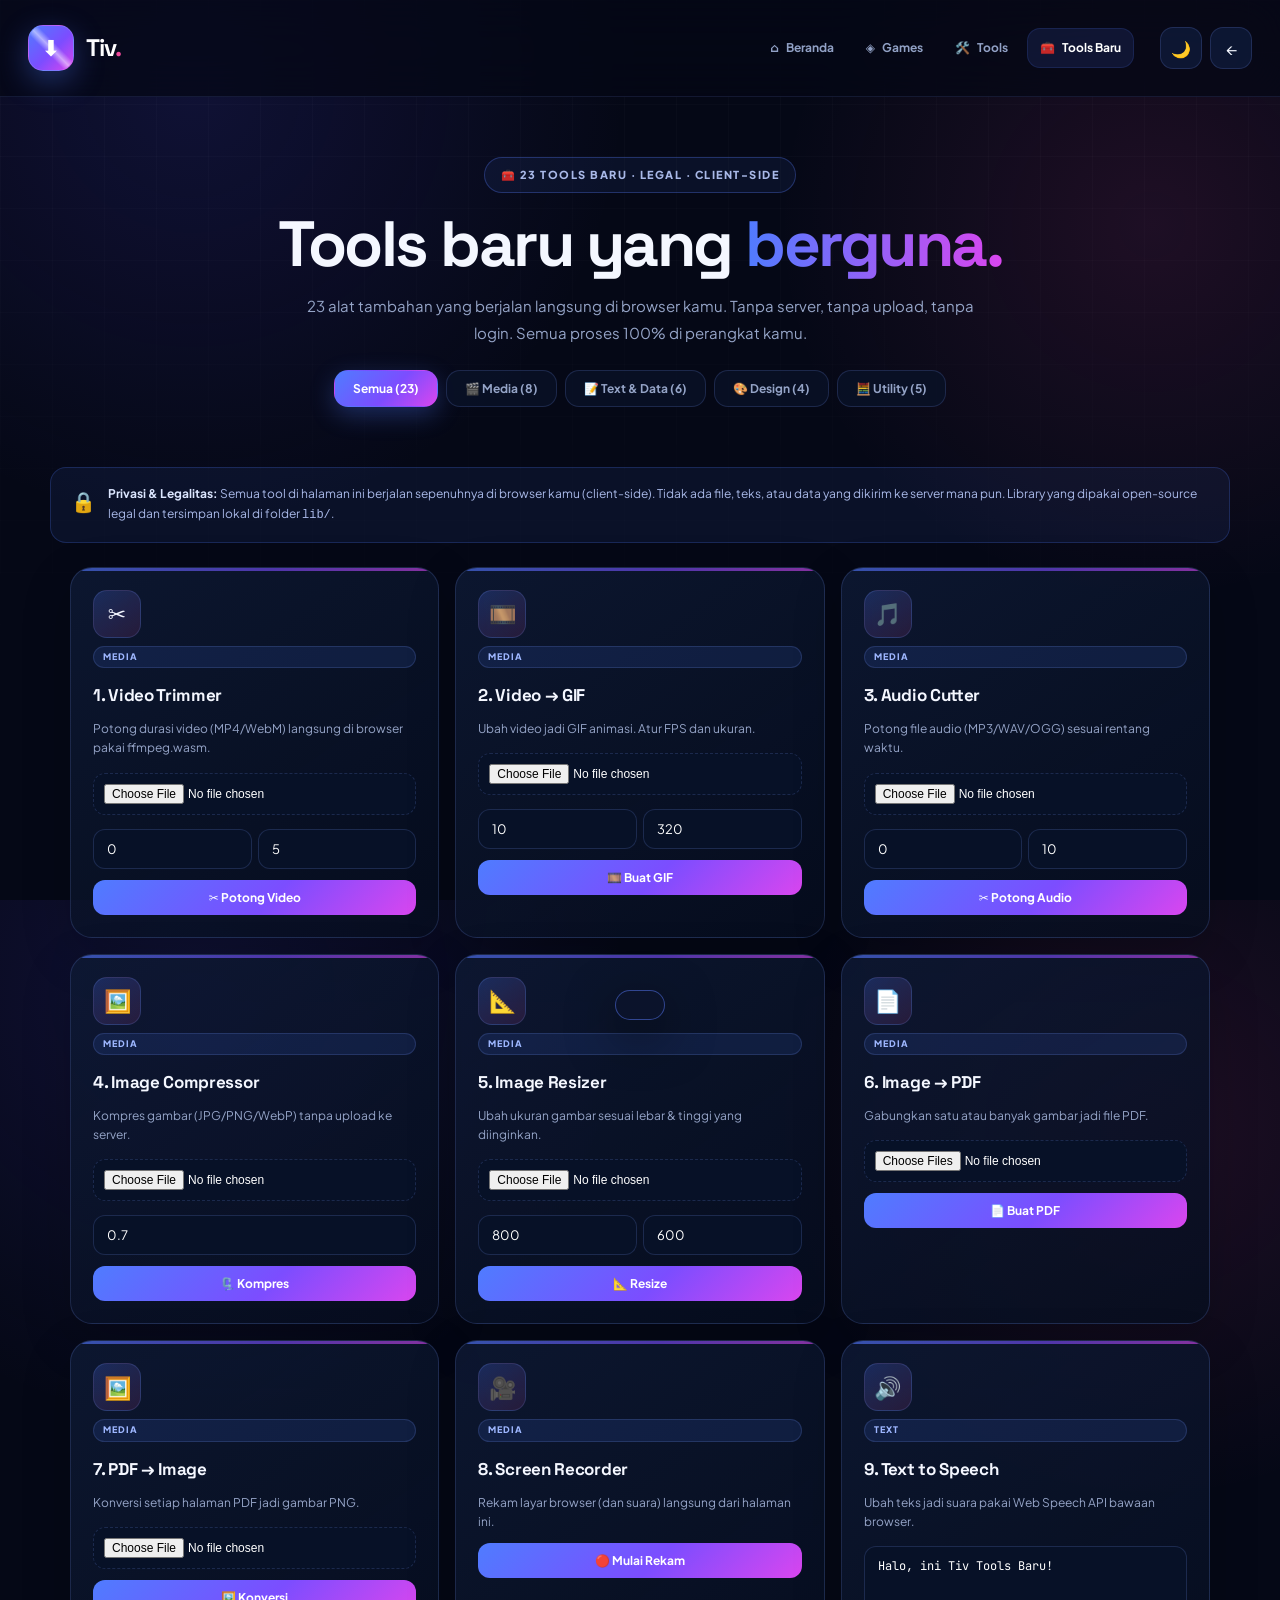
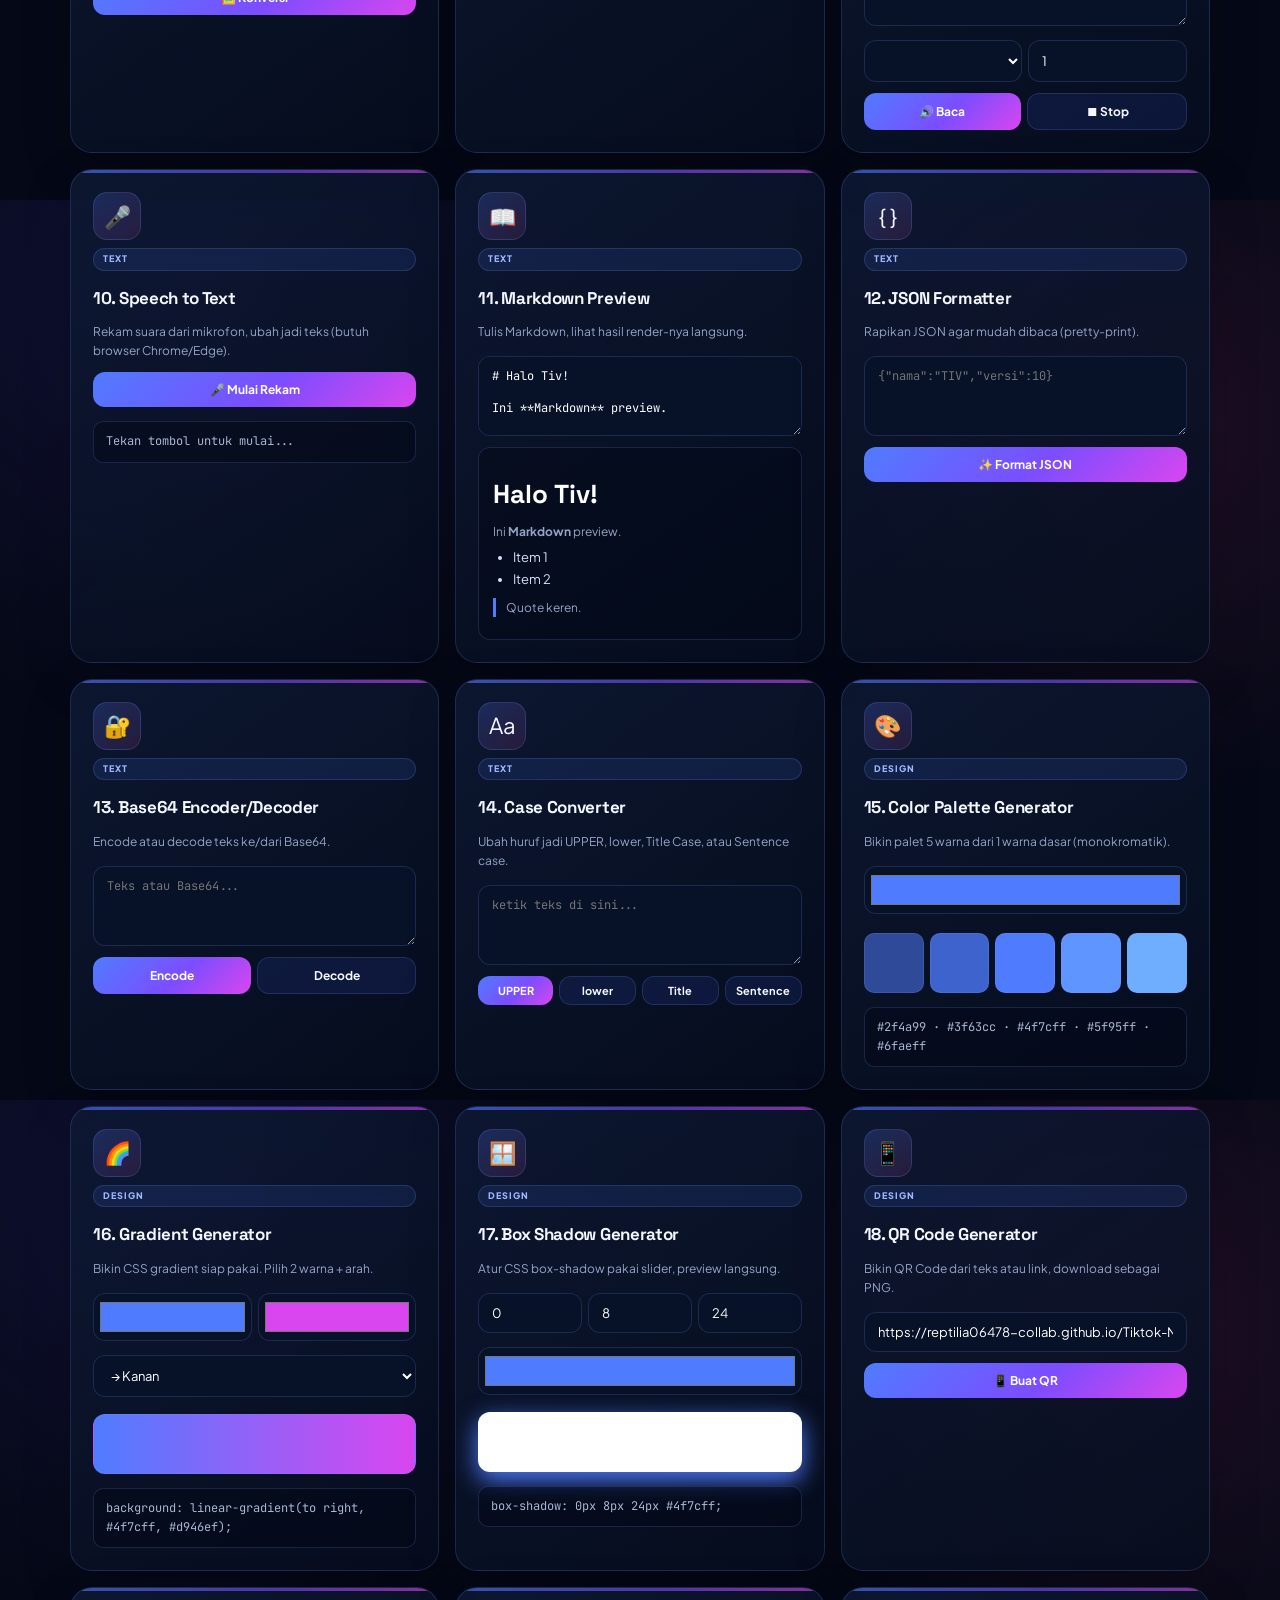
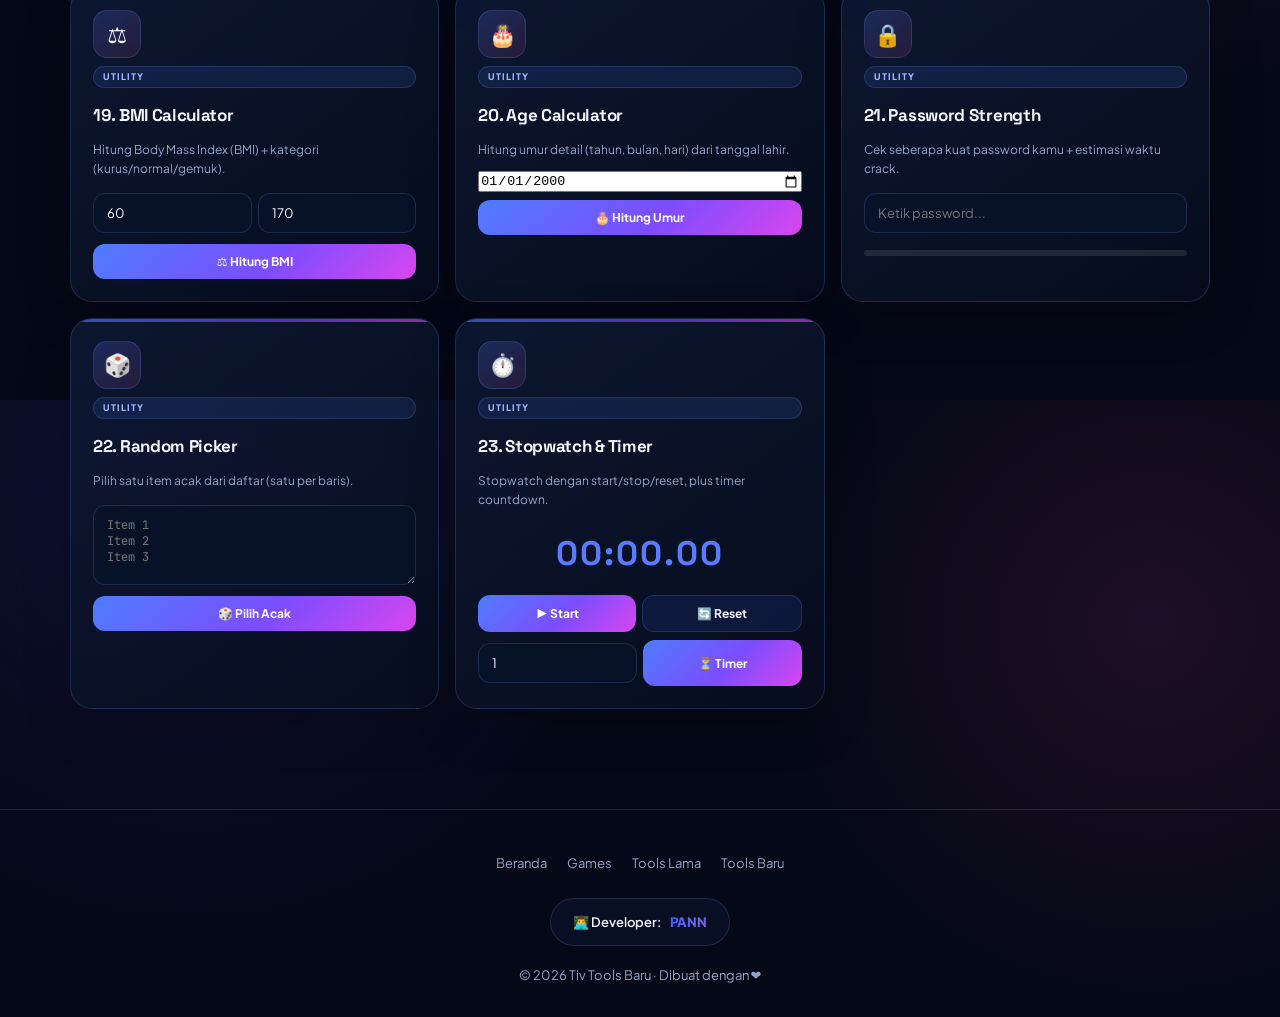
<file: tools-Baru.html>
<!DOCTYPE html>
<html lang="id">
<head>
<meta charset="UTF-8">
<meta name="viewport" content="width=device-width, initial-scale=1.0, viewport-fit=cover">
<meta name="theme-color" content="#050816">
<meta name="description" content="Tiv Tools Baru — 23 tools online legal & berguna: media, text, design, utility. Full client-side, tanpa server.">
<meta name="author" content="PANN">
<title>Tiv Tools Baru — 23 Tools Online Legal</title>
<link rel="icon" href="data:image/svg+xml,<svg xmlns='http://www.w3.org/2000/svg' viewBox='0 0 100 100'><rect width='100' height='100' rx='20' fill='%234f7cff'/><text x='50' y='70' font-size='56' text-anchor='middle' fill='white' font-family='sans-serif' font-weight='bold'>T</text></svg>">
<link rel="manifest" href="manifest.json">
<link rel="preconnect" href="https://fonts.googleapis.com">
<link rel="preconnect" href="https://fonts.gstatic.com" crossorigin>
<link href="https://fonts.googleapis.com/css2?family=Plus+Jakarta+Sans:wght@400;500;600;700;800&family=Space+Grotesk:wght@500;700&family=JetBrains+Mono:wght@500&display=swap" rel="stylesheet">
<link rel="stylesheet" href="style.css">
<style>
  /* ===== TOOLS-BARU SPECIFIC STYLES ===== */
  .tb-hero { max-width: 1180px; margin: 0 auto; padding: 60px 20px 30px; text-align: center; }
  .tb-hero .eyebrow {
    display: inline-flex; align-items: center; gap: 8px; padding: 8px 16px;
    border: 1px solid rgba(91,125,255,.3); border-radius: 999px;
    background: rgba(79,124,255,.08); color: #a9b9e8;
    font-size: 11px; font-weight: 800; letter-spacing: 1.5px; text-transform: uppercase;
  }
  .tb-hero h1 {
    font-family: 'Space Grotesk', sans-serif; font-size: clamp(36px, 6vw, 64px);
    font-weight: 700; line-height: 1.05; letter-spacing: -2.5px; margin: 18px 0 14px;
  }
  .tb-hero h1 span {
    background: linear-gradient(90deg, #4f7cff, #d946ef);
    -webkit-background-clip: text; background-clip: text; -webkit-text-fill-color: transparent;
  }
  .tb-hero p { color: var(--text-muted); font-size: 15px; max-width: 680px; margin: 0 auto 24px; line-height: 1.8; }
  .tb-filter { display: flex; flex-wrap: wrap; justify-content: center; gap: 8px; margin-bottom: 30px; }
  .tb-filter-btn {
    padding: 10px 18px; border-radius: 14px; background: rgba(10,18,40,.78);
    border: 1px solid var(--border); color: var(--text-muted); font-size: 12px;
    font-weight: 700; cursor: pointer; font-family: inherit; transition: all 0.25s;
  }
  .tb-filter-btn:hover { border-color: var(--blue); color: var(--text); }
  .tb-filter-btn.active {
    background: var(--blue-grad); color: white; border-color: transparent;
    box-shadow: 0 8px 24px rgba(79,124,255,.3);
  }
  .tb-grid {
    max-width: 1180px; margin: 0 auto; padding: 0 20px 100px;
    display: grid; grid-template-columns: repeat(3, 1fr); gap: 16px;
  }
  @media (max-width: 980px) { .tb-grid { grid-template-columns: repeat(2, 1fr); } }
  @media (max-width: 640px) { .tb-grid { grid-template-columns: 1fr; padding: 0 14px 100px; } }

  .tb-card {
    background: linear-gradient(145deg, rgba(14,25,52,.85), rgba(7,14,31,.8));
    border: 1px solid var(--border); border-radius: 22px; padding: 22px;
    box-shadow: 0 16px 50px rgba(0,0,0,.18);
    transition: all 0.3s cubic-bezier(0.34, 1.56, 0.64, 1);
    display: flex; flex-direction: column; gap: 8px; position: relative; overflow: hidden;
  }
  .tb-card::before {
    content: ''; position: absolute; top: 0; left: 0; right: 0;
    height: 3px; background: var(--blue-grad); opacity: 0.6;
  }
  .tb-card:hover {
    border-color: var(--border-strong); transform: translateY(-4px);
    box-shadow: 0 20px 60px rgba(79,124,255,.15);
  }
  .tb-icon {
    width: 48px; height: 48px; border-radius: 14px; display: grid; place-items: center;
    background: linear-gradient(145deg, rgba(79,124,255,.22), rgba(236,72,153,.12));
    border: 1px solid var(--border); font-size: 22px;
  }
  .tb-card h3 {
    font-family: 'Space Grotesk', sans-serif; font-size: 17px; font-weight: 700;
    margin: 4px 0 2px; letter-spacing: -0.3px;
  }
  .tb-card p { font-size: 12px; color: var(--text-muted); line-height: 1.6; margin-bottom: 4px; }
  .tb-card input[type="text"],
  .tb-card input[type="number"],
  .tb-card input[type="color"],
  .tb-card textarea,
  .tb-card select {
    width: 100%; background: #071127; border: 1px solid var(--border); color: #fff;
    border-radius: 12px; padding: 11px 13px; margin: 3px 0; outline: none;
    font-family: inherit; font-size: 13px; transition: border-color 0.2s;
  }
  .tb-card input:focus, .tb-card textarea:focus, .tb-card select:focus { border-color: var(--blue); }
  .tb-card textarea {
    min-height: 80px; resize: vertical;
    font-family: 'JetBrains Mono', monospace; font-size: 12px;
  }
  .tb-card input[type="color"] { height: 48px; padding: 4px; cursor: pointer; }
  .tb-card input[type="file"] {
    width: 100%; background: #071127; border: 1px dashed var(--border);
    color: #fff; border-radius: 12px; padding: 10px; margin: 3px 0;
    font-size: 12px; cursor: pointer;
  }
  .tb-row { display: flex; gap: 6px; flex-wrap: wrap; }
  .tb-row > * { flex: 1; min-width: 70px; }

  .tb-btn {
    border: 0; border-radius: 12px; padding: 10px 14px; background: var(--blue-grad);
    color: #fff; font-weight: 700; cursor: pointer; font-family: inherit; font-size: 12px;
    transition: all 0.25s; display: inline-flex; align-items: center; justify-content: center; gap: 6px;
  }
  .tb-btn:hover:not(:disabled) { transform: translateY(-2px); box-shadow: 0 8px 20px rgba(79,124,255,.4); }
  .tb-btn:disabled { opacity: 0.5; cursor: not-allowed; }
  .tb-btn.secondary { background: rgba(59,91,255,.12); border: 1px solid var(--border); color: var(--text); }
  .tb-btn.small { padding: 7px 10px; font-size: 11px; }

  .tb-out {
    margin-top: 6px; padding: 10px 12px; background: rgba(3,8,22,.5);
    border: 1px solid var(--border); border-radius: 10px; color: #a9b7d4;
    font-size: 12px; word-break: break-word; font-family: 'JetBrains Mono', monospace;
    min-height: 36px; max-height: 220px; overflow-y: auto;
  }
  .tb-out:empty { display: none; }
  .tb-out img { max-width: 100%; border-radius: 8px; margin-top: 6px; }
  .tb-out video, .tb-out audio { width: 100%; border-radius: 8px; margin-top: 6px; }

  .tb-loading {
    display: inline-block; width: 14px; height: 14px;
    border: 2px solid rgba(255,255,255,.3); border-top-color: #fff;
    border-radius: 50%; animation: spin 0.8s linear infinite; vertical-align: middle;
  }
  @keyframes spin { to { transform: rotate(360deg); } }

  .tb-qr-wrap {
    display: flex; justify-content: center; padding: 12px;
    background: #fff; border-radius: 12px; margin-top: 6px;
  }
  .tb-qr-wrap canvas, .tb-qr-wrap img { border-radius: 8px; }

  .tb-palette-grid { display: grid; grid-template-columns: repeat(5, 1fr); gap: 6px; margin-top: 8px; }
  .tb-swatch {
    aspect-ratio: 1/1; border-radius: 10px; border: 1px solid var(--border);
    cursor: pointer; transition: transform 0.2s;
  }
  .tb-swatch:hover { transform: scale(1.08); }

  .tb-timer-display {
    font-family: 'Space Grotesk', sans-serif; font-size: 34px; font-weight: 700;
    text-align: center; color: var(--blue-light); letter-spacing: 2px; padding: 6px 0;
  }
  .tb-strength-bar {
    height: 6px; border-radius: 3px; background: rgba(255,255,255,.1);
    overflow: hidden; margin-top: 6px;
  }
  .tb-strength-fill {
    height: 100%; width: 0%; transition: width 0.3s, background 0.3s; border-radius: 3px;
  }
  .tb-md-preview {
    background: rgba(3,8,22,.5); border: 1px solid var(--border);
    border-radius: 12px; padding: 14px; font-size: 13px; line-height: 1.7;
    max-height: 320px; overflow-y: auto; color: #d8dfff;
  }
  .tb-md-preview h1, .tb-md-preview h2, .tb-md-preview h3 {
    font-family: 'Space Grotesk', sans-serif; margin: 10px 0 6px; color: #fff;
  }
  .tb-md-preview code {
    background: rgba(79,124,255,.15); padding: 2px 6px; border-radius: 4px;
    font-family: 'JetBrains Mono', monospace; font-size: 12px;
  }
  .tb-md-preview pre { background: rgba(0,0,0,.4); padding: 10px; border-radius: 8px; overflow-x: auto; }
  .tb-md-preview blockquote {
    border-left: 3px solid var(--blue); padding-left: 10px;
    color: var(--text-muted); margin: 8px 0;
  }
  .tb-md-preview a { color: #93b4ff; }
  .tb-md-preview ul, .tb-md-preview ol { padding-left: 20px; }

  .tb-badge {
    display: inline-block; padding: 3px 9px; border-radius: 999px;
    background: rgba(79,124,255,.12); border: 1px solid var(--border);
    color: #9eb7ff; font-size: 9px; font-weight: 800;
    letter-spacing: 1px; text-transform: uppercase; margin-bottom: 2px;
  }
  .tb-note {
    max-width: 1180px; margin: 0 auto 24px; padding: 16px 20px;
    background: rgba(79,124,255,.08); border: 1px solid rgba(79,124,255,.22);
    border-radius: 16px; font-size: 12px; color: #a9b9e8;
    line-height: 1.7; display: flex; gap: 12px; align-items: flex-start;
  }
  .tb-note strong { color: #dce6ff; }
  .tb-hidden { display: none !important; }
</style>
</head>
<body>

<!-- NAVBAR -->
<nav class="navbar">
  <div class="nav-inner">
    <a href="index.html" class="nav-logo">
      <div class="nav-logo-icon">⬇</div>
      <div class="nav-logo-text">Tiv<span class="red">.</span></div>
    </a>
    <div class="desktop-nav-links">
      <a href="index.html" class="desktop-nav-link">⌂ <span>Beranda</span></a>
      <a href="games.html" class="desktop-nav-link">◈ <span>Games</span></a>
      <a href="tools.html" class="desktop-nav-link">🛠️ <span>Tools</span></a>
      <a href="tools-Baru.html" class="desktop-nav-link active">🧰 <span>Tools Baru</span></a>
    </div>
    <div class="nav-actions">
      <button class="nav-icon-btn" id="themeBtn" onclick="toggleTheme()" title="Ganti tema">🌙</button>
      <button class="nav-icon-btn" onclick="history.back()" title="Kembali">←</button>
    </div>
  </div>
</nav>

<!-- HERO -->
<section class="tb-hero">
  <div class="eyebrow">🧰 23 TOOLS BARU · LEGAL · CLIENT-SIDE</div>
  <h1>Tools baru yang <span>berguna.</span></h1>
  <p>23 alat tambahan yang berjalan langsung di browser kamu. Tanpa server, tanpa upload, tanpa login. Semua proses 100% di perangkat kamu.</p>
  <div class="tb-filter" id="tbFilterBar">
    <button class="tb-filter-btn active" data-cat="all" onclick="tbFilter('all')">Semua (23)</button>
    <button class="tb-filter-btn" data-cat="media" onclick="tbFilter('media')">🎬 Media (8)</button>
    <button class="tb-filter-btn" data-cat="text" onclick="tbFilter('text')">📝 Text & Data (6)</button>
    <button class="tb-filter-btn" data-cat="design" onclick="tbFilter('design')">🎨 Design (4)</button>
    <button class="tb-filter-btn" data-cat="utility" onclick="tbFilter('utility')">🧮 Utility (5)</button>
  </div>
</section>

<div class="tb-note">
  <span style="font-size:20px;">🔒</span>
  <div>
    <strong>Privasi & Legalitas:</strong> Semua tool di halaman ini berjalan sepenuhnya di browser kamu (client-side). Tidak ada file, teks, atau data yang dikirim ke server mana pun. Library yang dipakai open-source legal dan tersimpan lokal di folder <code>lib/</code>.
  </div>
</div>

<!-- TOOLS GRID -->
<div class="tb-grid" id="tbGrid">

  <!-- 1. VIDEO TRIMMER -->
  <div class="tb-card" data-cat="media">
    <div class="tb-icon">✂️</div>
    <span class="tb-badge">Media</span>
    <h3>1. Video Trimmer</h3>
    <p>Potong durasi video (MP4/WebM) langsung di browser pakai ffmpeg.wasm.</p>
    <input type="file" id="tbTrimFile" accept="video/*">
    <div class="tb-row">
      <input type="number" id="tbTrimStart" placeholder="Mulai (detik)" value="0" min="0" step="0.1">
      <input type="number" id="tbTrimEnd" placeholder="Akhir (detik)" value="5" min="0" step="0.1">
    </div>
    <button class="tb-btn" id="tbTrimBtn" onclick="tbTrim()">✂️ Potong Video</button>
    <div class="tb-out" id="tbTrimOut"></div>
  </div>

  <!-- 2. VIDEO → GIF -->
  <div class="tb-card" data-cat="media">
    <div class="tb-icon">🎞️</div>
    <span class="tb-badge">Media</span>
    <h3>2. Video → GIF</h3>
    <p>Ubah video jadi GIF animasi. Atur FPS dan ukuran.</p>
    <input type="file" id="tbGifFile" accept="video/*">
    <div class="tb-row">
      <input type="number" id="tbGifFps" placeholder="FPS" value="10" min="1" max="30">
      <input type="number" id="tbGifWidth" placeholder="Lebar px" value="320" min="50" max="800">
    </div>
    <button class="tb-btn" id="tbGifBtn" onclick="tbVideoToGif()">🎞️ Buat GIF</button>
    <div class="tb-out" id="tbGifOut"></div>
  </div>

  <!-- 3. AUDIO CUTTER -->
  <div class="tb-card" data-cat="media">
    <div class="tb-icon">🎵</div>
    <span class="tb-badge">Media</span>
    <h3>3. Audio Cutter</h3>
    <p>Potong file audio (MP3/WAV/OGG) sesuai rentang waktu.</p>
    <input type="file" id="tbAudioFile" accept="audio/*">
    <div class="tb-row">
      <input type="number" id="tbAudioStart" placeholder="Mulai (detik)" value="0" min="0" step="0.1">
      <input type="number" id="tbAudioEnd" placeholder="Akhir (detik)" value="10" min="0" step="0.1">
    </div>
    <button class="tb-btn" id="tbAudioBtn" onclick="tbAudioCut()">✂️ Potong Audio</button>
    <div class="tb-out" id="tbAudioOut"></div>
  </div>

  <!-- 4. IMAGE COMPRESSOR -->
  <div class="tb-card" data-cat="media">
    <div class="tb-icon">🖼️</div>
    <span class="tb-badge">Media</span>
    <h3>4. Image Compressor</h3>
    <p>Kompres gambar (JPG/PNG/WebP) tanpa upload ke server.</p>
    <input type="file" id="tbCompFile" accept="image/*">
    <div class="tb-row">
      <input type="number" id="tbCompQuality" placeholder="Kualitas (0-1)" value="0.7" min="0.1" max="1" step="0.1">
    </div>
    <button class="tb-btn" onclick="tbCompress()">🗜️ Kompres</button>
    <div class="tb-out" id="tbCompOut"></div>
  </div>

  <!-- 5. IMAGE RESIZER -->
  <div class="tb-card" data-cat="media">
    <div class="tb-icon">📐</div>
    <span class="tb-badge">Media</span>
    <h3>5. Image Resizer</h3>
    <p>Ubah ukuran gambar sesuai lebar & tinggi yang diinginkan.</p>
    <input type="file" id="tbResizeFile" accept="image/*">
    <div class="tb-row">
      <input type="number" id="tbResizeW" placeholder="Lebar px" value="800" min="10">
      <input type="number" id="tbResizeH" placeholder="Tinggi px" value="600" min="10">
    </div>
    <button class="tb-btn" onclick="tbResize()">📐 Resize</button>
    <div class="tb-out" id="tbResizeOut"></div>
  </div>

  <!-- 6. IMAGE → PDF -->
  <div class="tb-card" data-cat="media">
    <div class="tb-icon">📄</div>
    <span class="tb-badge">Media</span>
    <h3>6. Image → PDF</h3>
    <p>Gabungkan satu atau banyak gambar jadi file PDF.</p>
    <input type="file" id="tbImg2PdfFile" accept="image/*" multiple>
    <button class="tb-btn" id="tbImg2PdfBtn" onclick="tbImg2Pdf()">📄 Buat PDF</button>
    <div class="tb-out" id="tbImg2PdfOut"></div>
  </div>

  <!-- 7. PDF → IMAGE -->
  <div class="tb-card" data-cat="media">
    <div class="tb-icon">🖼️</div>
    <span class="tb-badge">Media</span>
    <h3>7. PDF → Image</h3>
    <p>Konversi setiap halaman PDF jadi gambar PNG.</p>
    <input type="file" id="tbPdf2ImgFile" accept="application/pdf">
    <button class="tb-btn" id="tbPdf2ImgBtn" onclick="tbPdf2Img()">🖼️ Konversi</button>
    <div class="tb-out" id="tbPdf2ImgOut"></div>
  </div>

  <!-- 8. SCREEN RECORDER -->
  <div class="tb-card" data-cat="media">
    <div class="tb-icon">🎥</div>
    <span class="tb-badge">Media</span>
    <h3>8. Screen Recorder</h3>
    <p>Rekam layar browser (dan suara) langsung dari halaman ini.</p>
    <button class="tb-btn" id="tbRecBtn" onclick="tbToggleRecord()">🔴 Mulai Rekam</button>
    <div class="tb-out" id="tbRecOut"></div>
  </div>

  <!-- 9. TEXT TO SPEECH -->
  <div class="tb-card" data-cat="text">
    <div class="tb-icon">🔊</div>
    <span class="tb-badge">Text</span>
    <h3>9. Text to Speech</h3>
    <p>Ubah teks jadi suara pakai Web Speech API bawaan browser.</p>
    <textarea id="tbTtsText" placeholder="Ketik teks yang mau dibacakan...">Halo, ini Tiv Tools Baru!</textarea>
    <div class="tb-row">
      <select id="tbTtsVoice"></select>
      <input type="number" id="tbTtsRate" placeholder="Rate" value="1" min="0.5" max="2" step="0.1">
    </div>
    <div class="tb-row">
      <button class="tb-btn" onclick="tbTTS()">🔊 Baca</button>
      <button class="tb-btn secondary" onclick="tbStopTTS()">⏹ Stop</button>
    </div>
    <div class="tb-out" id="tbTtsOut"></div>
  </div>

  <!-- 10. SPEECH TO TEXT -->
  <div class="tb-card" data-cat="text">
    <div class="tb-icon">🎤</div>
    <span class="tb-badge">Text</span>
    <h3>10. Speech to Text</h3>
    <p>Rekam suara dari mikrofon, ubah jadi teks (butuh browser Chrome/Edge).</p>
    <button class="tb-btn" id="tbSttBtn" onclick="tbToggleSTT()">🎤 Mulai Rekam</button>
    <div class="tb-out" id="tbSttOut">Tekan tombol untuk mulai...</div>
  </div>

  <!-- 11. MARKDOWN PREVIEW -->
  <div class="tb-card" data-cat="text">
    <div class="tb-icon">📖</div>
    <span class="tb-badge">Text</span>
    <h3>11. Markdown Preview</h3>
    <p>Tulis Markdown, lihat hasil render-nya langsung.</p>
    <textarea id="tbMdInput" placeholder="# Judul&#10;&#10;**Bold** dan *italic*."># Halo Tiv!&#10;&#10;Ini **Markdown** preview.&#10;&#10;- Item 1&#10;- Item 2&#10;&#10;> Quote keren.</textarea>
    <div class="tb-md-preview" id="tbMdPreview"></div>
  </div>

  <!-- 12. JSON FORMATTER -->
  <div class="tb-card" data-cat="text">
    <div class="tb-icon">{ }</div>
    <span class="tb-badge">Text</span>
    <h3>12. JSON Formatter</h3>
    <p>Rapikan JSON agar mudah dibaca (pretty-print).</p>
    <textarea id="tbJsonInput" placeholder='{"nama":"TIV","versi":10}'></textarea>
    <button class="tb-btn" onclick="tbJsonFmt()">✨ Format JSON</button>
    <div class="tb-out" id="tbJsonOut"></div>
  </div>

  <!-- 13. BASE64 ENCODER -->
  <div class="tb-card" data-cat="text">
    <div class="tb-icon">🔐</div>
    <span class="tb-badge">Text</span>
    <h3>13. Base64 Encoder/Decoder</h3>
    <p>Encode atau decode teks ke/dari Base64.</p>
    <textarea id="tbB64Input" placeholder="Teks atau Base64..."></textarea>
    <div class="tb-row">
      <button class="tb-btn" onclick="tbB64Encode()">Encode</button>
      <button class="tb-btn secondary" onclick="tbB64Decode()">Decode</button>
    </div>
    <div class="tb-out" id="tbB64Out"></div>
  </div>

  <!-- 14. CASE CONVERTER -->
  <div class="tb-card" data-cat="text">
    <div class="tb-icon">Aa</div>
    <span class="tb-badge">Text</span>
    <h3>14. Case Converter</h3>
    <p>Ubah huruf jadi UPPER, lower, Title Case, atau Sentence case.</p>
    <textarea id="tbCaseInput" placeholder="ketik teks di sini..."></textarea>
    <div class="tb-row">
      <button class="tb-btn small" onclick="tbCase('upper')">UPPER</button>
      <button class="tb-btn small secondary" onclick="tbCase('lower')">lower</button>
      <button class="tb-btn small secondary" onclick="tbCase('title')">Title</button>
      <button class="tb-btn small secondary" onclick="tbCase('sentence')">Sentence</button>
    </div>
    <div class="tb-out" id="tbCaseOut"></div>
  </div>

  <!-- 15. COLOR PALETTE GENERATOR -->
  <div class="tb-card" data-cat="design">
    <div class="tb-icon">🎨</div>
    <span class="tb-badge">Design</span>
    <h3>15. Color Palette Generator</h3>
    <p>Bikin palet 5 warna dari 1 warna dasar (monokromatik).</p>
    <input type="color" id="tbPaletteBase" value="#4f7cff" oninput="tbPalette()">
    <div class="tb-palette-grid" id="tbPaletteGrid"></div>
    <div class="tb-out" id="tbPaletteOut"></div>
  </div>

  <!-- 16. GRADIENT GENERATOR -->
  <div class="tb-card" data-cat="design">
    <div class="tb-icon">🌈</div>
    <span class="tb-badge">Design</span>
    <h3>16. Gradient Generator</h3>
    <p>Bikin CSS gradient siap pakai. Pilih 2 warna + arah.</p>
    <div class="tb-row">
      <input type="color" id="tbGradA" value="#4f7cff" oninput="tbGradient()">
      <input type="color" id="tbGradB" value="#d946ef" oninput="tbGradient()">
    </div>
    <select id="tbGradDir" onchange="tbGradient()">
      <option value="to right">→ Kanan</option>
      <option value="to bottom">↓ Bawah</option>
      <option value="to bottom right">↘ Diagonal</option>
      <option value="135deg">135°</option>
      <option value="45deg">45°</option>
    </select>
    <div id="tbGradPreview" style="height:60px;border-radius:12px;border:1px solid var(--border);margin-top:6px;"></div>
    <div class="tb-out" id="tbGradOut"></div>
  </div>

  <!-- 17. BOX SHADOW GENERATOR -->
  <div class="tb-card" data-cat="design">
    <div class="tb-icon">🪟</div>
    <span class="tb-badge">Design</span>
    <h3>17. Box Shadow Generator</h3>
    <p>Atur CSS box-shadow pakai slider, preview langsung.</p>
    <div class="tb-row">
      <input type="number" id="tbBsX" value="0" oninput="tbBoxShadow()" placeholder="X">
      <input type="number" id="tbBsY" value="8" oninput="tbBoxShadow()" placeholder="Y">
      <input type="number" id="tbBsBlur" value="24" oninput="tbBoxShadow()" placeholder="Blur">
    </div>
    <input type="color" id="tbBsColor" value="#4f7cff" oninput="tbBoxShadow()">
    <div id="tbBsPreview" style="height:60px;border-radius:12px;background:#fff;margin-top:6px;"></div>
    <div class="tb-out" id="tbBsOut"></div>
  </div>

  <!-- 18. QR CODE GENERATOR -->
  <div class="tb-card" data-cat="design">
    <div class="tb-icon">📱</div>
    <span class="tb-badge">Design</span>
    <h3>18. QR Code Generator</h3>
    <p>Bikin QR Code dari teks atau link, download sebagai PNG.</p>
    <input type="text" id="tbQrInput" placeholder="https://..." value="https://reptilia06478-collab.github.io/Tiktok-No-Watermark/">
    <button class="tb-btn" id="tbQrBtn" onclick="tbQR()">📱 Buat QR</button>
    <div class="tb-qr-wrap" id="tbQrWrap" style="display:none;"></div>
    <div class="tb-out" id="tbQrOut"></div>
  </div>

  <!-- 19. BMI CALCULATOR -->
  <div class="tb-card" data-cat="utility">
    <div class="tb-icon">⚖️</div>
    <span class="tb-badge">Utility</span>
    <h3>19. BMI Calculator</h3>
    <p>Hitung Body Mass Index (BMI) + kategori (kurus/normal/gemuk).</p>
    <div class="tb-row">
      <input type="number" id="tbBmiW" placeholder="Berat (kg)" value="60" min="1" step="0.1">
      <input type="number" id="tbBmiH" placeholder="Tinggi (cm)" value="170" min="1" step="0.1">
    </div>
    <button class="tb-btn" onclick="tbBMI()">⚖️ Hitung BMI</button>
    <div class="tb-out" id="tbBmiOut"></div>
  </div>

  <!-- 20. AGE CALCULATOR -->
  <div class="tb-card" data-cat="utility">
    <div class="tb-icon">🎂</div>
    <span class="tb-badge">Utility</span>
    <h3>20. Age Calculator</h3>
    <p>Hitung umur detail (tahun, bulan, hari) dari tanggal lahir.</p>
    <input type="date" id="tbAgeDate">
    <button class="tb-btn" onclick="tbAge()">🎂 Hitung Umur</button>
    <div class="tb-out" id="tbAgeOut"></div>
  </div>

  <!-- 21. PASSWORD STRENGTH -->
  <div class="tb-card" data-cat="utility">
    <div class="tb-icon">🔒</div>
    <span class="tb-badge">Utility</span>
    <h3>21. Password Strength</h3>
    <p>Cek seberapa kuat password kamu + estimasi waktu crack.</p>
    <input type="text" id="tbPwInput" placeholder="Ketik password..." oninput="tbPwStrength()">
    <div class="tb-strength-bar"><div class="tb-strength-fill" id="tbPwFill"></div></div>
    <div class="tb-out" id="tbPwOut"></div>
  </div>

  <!-- 22. RANDOM PICKER -->
  <div class="tb-card" data-cat="utility">
    <div class="tb-icon">🎲</div>
    <span class="tb-badge">Utility</span>
    <h3>22. Random Picker</h3>
    <p>Pilih satu item acak dari daftar (satu per baris).</p>
    <textarea id="tbPickInput" placeholder="Item 1&#10;Item 2&#10;Item 3"></textarea>
    <button class="tb-btn" onclick="tbPick()">🎲 Pilih Acak</button>
    <div class="tb-out" id="tbPickOut"></div>
  </div>

  <!-- 23. STOPWATCH & TIMER -->
  <div class="tb-card" data-cat="utility">
    <div class="tb-icon">⏱️</div>
    <span class="tb-badge">Utility</span>
    <h3>23. Stopwatch & Timer</h3>
    <p>Stopwatch dengan start/stop/reset, plus timer countdown.</p>
    <div class="tb-timer-display" id="tbTimerDisplay">00:00.00</div>
    <div class="tb-row">
      <button class="tb-btn" id="tbTimerBtn" onclick="tbTimerToggle()">▶️ Start</button>
      <button class="tb-btn secondary" onclick="tbTimerReset()">🔄 Reset</button>
    </div>
    <div class="tb-row">
      <input type="number" id="tbCountdownMin" placeholder="Menit" value="1" min="0">
      <button class="tb-btn" id="tbCdBtn" onclick="tbCountdownToggle()">⏳ Timer</button>
    </div>
    <div class="tb-out" id="tbTimerOut"></div>
  </div>

</div>

<!-- FOOTER -->
<footer>
  <div class="footer-links">
    <a href="index.html">Beranda</a>
    <a href="games.html">Games</a>
    <a href="tools.html">Tools Lama</a>
    <a href="tools-Baru.html">Tools Baru</a>
  </div>
  <div class="dev-credit">👨‍💻 Developer: <span>PANN</span></div>
  <div>© <span id="tbYear">2026</span> Tiv Tools Baru · Dibuat dengan ❤️</div>
</footer>

<div class="toast" id="tbToast"></div>

<!-- ===== LIBRARY LOKAL (dari folder lib/) ===== -->
<script src="lib/marked.min.js"></script>
<script src="lib/qrcode.min.js"></script>
<script src="lib/pdf-lib.min.js"></script>
<script src="lib/pdf.min.js"></script>
<script src="lib/ffmpeg.min.js"></script>

<!-- ===== TOOLS-BARU LOGIC (v0.11.6) ===== -->
<script>
/* ============================================================
   TIV TOOLS BARU — logic (versi lokal, ffmpeg 0.11.6)
   ============================================================ */
const $tb = (id) => document.getElementById(id);

/* ---------- TOAST ---------- */
function tbToast(msg, dur) {
  dur = dur || 2200;
  const t = $tb('tbToast');
  if (!t) return;
  t.textContent = msg;
  t.classList.add('show');
  clearTimeout(t._tm);
  t._tm = setTimeout(() => t.classList.remove('show'), dur);
}

/* ---------- FILTER ---------- */
function tbFilter(cat) {
  document.querySelectorAll('.tb-filter-btn').forEach(b =>
    b.classList.toggle('active', b.dataset.cat === cat)
  );
  document.querySelectorAll('.tb-card').forEach(card => {
    const show = cat === 'all' || card.dataset.cat === cat;
    card.classList.toggle('tb-hidden', !show);
  });
}

/* ---------- HELPER: format bytes ---------- */
function tbBytes(b) {
  if (b < 1024) return b + ' B';
  if (b < 1024*1024) return (b/1024).toFixed(1) + ' KB';
  return (b/1024/1024).toFixed(2) + ' MB';
}

/* ---------- HELPER: download blob ---------- */
function tbDownload(blob, name) {
  const url = URL.createObjectURL(blob);
  const a = document.createElement('a');
  a.href = url; a.download = name;
  document.body.appendChild(a);
  a.click();
  setTimeout(() => { URL.revokeObjectURL(url); a.remove(); }, 500);
}

/* ---------- HELPER: init ffmpeg 0.11.6 ---------- */
let _tbFFmpegInstance = null;
async function tbGetFFmpeg() {
  if (_tbFFmpegInstance) return _tbFFmpegInstance;
  if (typeof FFmpeg === 'undefined' || !FFmpeg.createFFmpeg) {
    throw new Error('Library ffmpeg belum load. Cek lib/ffmpeg.min.js');
  }
  const { createFFmpeg, fetchFile } = FFmpeg;
  const ffmpeg = createFFmpeg({
    log: false,
    corePath: 'lib/ffmpeg-core.js'
  });
  await ffmpeg.load();
  _tbFFmpegInstance = ffmpeg;
  window._tbFetchFile = fetchFile;
  return ffmpeg;
}

/* ============================================================
   1. VIDEO TRIMMER (ffmpeg 0.11.6)
   ============================================================ */
async function tbTrim() {
  const file = $tb('tbTrimFile').files[0];
  const start = parseFloat($tb('tbTrimStart').value) || 0;
  const end = parseFloat($tb('tbTrimEnd').value) || 5;
  const out = $tb('tbTrimOut');
  const btn = $tb('tbTrimBtn');
  if (!file) { tbToast('❌ Pilih video dulu'); return; }
  if (end <= start) { tbToast('❌ Waktu akhir harus > mulai'); return; }

  btn.disabled = true;
  out.innerHTML = '<span class="tb-loading"></span> Memuat ffmpeg... (10-30 detik pertama kali)';

  try {
    const ffmpeg = await tbGetFFmpeg();
    const ext = file.name.split('.').pop().toLowerCase();
    const inName = 'input.' + ext;
    const outName = 'output.' + (ext === 'webm' ? 'webm' : 'mp4');
    ffmpeg.FS('writeFile', inName, await window._tbFetchFile(file));
    out.innerHTML = '<span class="tb-loading"></span> Memotong video...';
    await ffmpeg.run('-i', inName, '-ss', String(start), '-to', String(end), '-c', 'copy', outName);
    const result = ffmpeg.FS('readFile', outName);
    const blob = new Blob([result.buffer], { type: 'video/' + (outName.endsWith('webm') ? 'webm' : 'mp4') });
    out.innerHTML = `✅ Selesai! Ukuran: ${tbBytes(blob.size)}<br><button class="tb-btn small" onclick="tbDownload(window._tbLastBlob,'tiv_trim.${outName.split('.').pop()}')">⬇️ Download</button>`;
    window._tbLastBlob = blob;
  } catch (e) {
    out.textContent = '❌ Error: ' + (e.message || e);
  }
  btn.disabled = false;
}

/* ============================================================
   2. VIDEO → GIF (ffmpeg 0.11.6)
   ============================================================ */
async function tbVideoToGif() {
  const file = $tb('tbGifFile').files[0];
  const fps = parseInt($tb('tbGifFps').value) || 10;
  const width = parseInt($tb('tbGifWidth').value) || 320;
  const out = $tb('tbGifOut');
  const btn = $tb('tbGifBtn');
  if (!file) { tbToast('❌ Pilih video dulu'); return; }

  btn.disabled = true;
  out.innerHTML = '<span class="tb-loading"></span> Memuat ffmpeg...';

  try {
    const ffmpeg = await tbGetFFmpeg();
    const ext = file.name.split('.').pop().toLowerCase();
    const inName = 'input.' + ext;
    ffmpeg.FS('writeFile', inName, await window._tbFetchFile(file));
    out.innerHTML = '<span class="tb-loading"></span> Membuat GIF...';
    await ffmpeg.run('-i', inName, '-t', '5', '-vf', `fps=${fps},scale=${width}:-1:flags=lanczos`, '-loop', '0', 'output.gif');
    const result = ffmpeg.FS('readFile', 'output.gif');
    const blob = new Blob([result.buffer], { type: 'image/gif' });
    out.innerHTML = `✅ Selesai! Ukuran: ${tbBytes(blob.size)}<br><button class="tb-btn small" onclick="tbDownload(window._tbLastGif,'tiv_anim.gif')">⬇️ Download GIF</button>`;
    window._tbLastGif = blob;
  } catch (e) {
    out.textContent = '❌ Error: ' + (e.message || e);
  }
  btn.disabled = false;
}

/* ============================================================
   3. AUDIO CUTTER (ffmpeg 0.11.6)
   ============================================================ */
async function tbAudioCut() {
  const file = $tb('tbAudioFile').files[0];
  const start = parseFloat($tb('tbAudioStart').value) || 0;
  const end = parseFloat($tb('tbAudioEnd').value) || 10;
  const out = $tb('tbAudioOut');
  const btn = $tb('tbAudioBtn');
  if (!file) { tbToast('❌ Pilih audio dulu'); return; }
  if (end <= start) { tbToast('❌ Waktu akhir harus > mulai'); return; }

  btn.disabled = true;
  out.innerHTML = '<span class="tb-loading"></span> Memuat ffmpeg...';

  try {
    const ffmpeg = await tbGetFFmpeg();
    const ext = file.name.split('.').pop().toLowerCase();
    const inName = 'input.' + ext;
    const outName = 'output.' + (ext === 'wav' ? 'wav' : 'mp3');
    ffmpeg.FS('writeFile', inName, await window._tbFetchFile(file));
    out.innerHTML = '<span class="tb-loading"></span> Memotong audio...';
    await ffmpeg.run('-i', inName, '-ss', String(start), '-to', String(end), outName);
    const result = ffmpeg.FS('readFile', outName);
    const mime = outName.endsWith('wav') ? 'audio/wav' : 'audio/mpeg';
    const blob = new Blob([result.buffer], { type: mime });
    out.innerHTML = `✅ Selesai! Ukuran: ${tbBytes(blob.size)}<br><button class="tb-btn small" onclick="tbDownload(window._tbLastAudio,'tiv_audio.${outName.split('.').pop()}')">⬇️ Download</button>`;
    window._tbLastAudio = blob;
  } catch (e) {
    out.textContent = '❌ Error: ' + (e.message || e);
  }
  btn.disabled = false;
}

/* ============================================================
   4. IMAGE COMPRESSOR (Canvas)
   ============================================================ */
function tbCompress() {
  const file = $tb('tbCompFile').files[0];
  const quality = parseFloat($tb('tbCompQuality').value) || 0.7;
  const out = $tb('tbCompOut');
  if (!file) { tbToast('❌ Pilih gambar dulu'); return; }

  const img = new Image();
  img.onload = () => {
    const canvas = document.createElement('canvas');
    canvas.width = img.width;
    canvas.height = img.height;
    const ctx = canvas.getContext('2d');
    ctx.drawImage(img, 0, 0);
    canvas.toBlob((blob) => {
      out.innerHTML = `✅ Selesai!<br>Asli: ${tbBytes(file.size)} → Kompres: ${tbBytes(blob.size)} (${Math.round((1 - blob.size/file.size)*100)}% lebih kecil)<br><button class="tb-btn small" onclick="tbDownload(window._tbLastComp,'tiv_compressed.jpg')">⬇️ Download</button>`;
      window._tbLastComp = blob;
    }, 'image/jpeg', quality);
  };
  img.src = URL.createObjectURL(file);
}

/* ============================================================
   5. IMAGE RESIZER (Canvas)
   ============================================================ */
function tbResize() {
  const file = $tb('tbResizeFile').files[0];
  const w = parseInt($tb('tbResizeW').value) || 800;
  const h = parseInt($tb('tbResizeH').value) || 600;
  const out = $tb('tbResizeOut');
  if (!file) { tbToast('❌ Pilih gambar dulu'); return; }

  const img = new Image();
  img.onload = () => {
    const canvas = document.createElement('canvas');
    canvas.width = w;
    canvas.height = h;
    const ctx = canvas.getContext('2d');
    ctx.drawImage(img, 0, 0, w, h);
    canvas.toBlob((blob) => {
      out.innerHTML = `✅ Selesai! ${w}×${h}px (${tbBytes(blob.size)})<br><button class="tb-btn small" onclick="tbDownload(window._tbLastResize,'tiv_resized.png')">⬇️ Download</button>`;
      window._tbLastResize = blob;
    }, 'image/png');
  };
  img.src = URL.createObjectURL(file);
}

/* ============================================================
   6. IMAGE → PDF (pdf-lib)
   ============================================================ */
async function tbImg2Pdf() {
  const files = $tb('tbImg2PdfFile').files;
  const out = $tb('tbImg2PdfOut');
  const btn = $tb('tbImg2PdfBtn');
  if (!files.length) { tbToast('❌ Pilih minimal 1 gambar'); return; }

  btn.disabled = true;
  out.innerHTML = '<span class="tb-loading"></span> Memproses...';

  try {
    if (!window.PDFLib) throw new Error('Library PDF-lib belum load. Cek folder lib/.');
    const { PDFDocument } = PDFLib;
    const pdfDoc = await PDFDocument.create();
    for (const file of files) {
      const bytes = new Uint8Array(await file.arrayBuffer());
      let img;
      if (file.type === 'image/png') img = await pdfDoc.embedPng(bytes);
      else img = await pdfDoc.embedJpg(bytes);
      const page = pdfDoc.addPage([img.width, img.height]);
      page.drawImage(img, { x: 0, y: 0, width: img.width, height: img.height });
    }
    const pdfBytes = await pdfDoc.save();
    const blob = new Blob([pdfBytes], { type: 'application/pdf' });
    out.innerHTML = `✅ Selesai! ${files.length} gambar → PDF (${tbBytes(blob.size)})<br><button class="tb-btn small" onclick="tbDownload(window._tbLastPdf,'tiv_images.pdf')">⬇️ Download PDF</button>`;
    window._tbLastPdf = blob;
  } catch (e) {
    out.textContent = '❌ Error: ' + (e.message || e);
  }
  btn.disabled = false;
}

/* ============================================================
   7. PDF → IMAGE (pdf.js)
   ============================================================ */
async function tbPdf2Img() {
  const file = $tb('tbPdf2ImgFile').files[0];
  const out = $tb('tbPdf2ImgOut');
  const btn = $tb('tbPdf2ImgBtn');
  if (!file) { tbToast('❌ Pilih PDF dulu'); return; }

  btn.disabled = true;
  out.innerHTML = '<span class="tb-loading"></span> Memproses PDF...';

  try {
    const pdfjsLib = window['pdfjs-dist/build/pdf'] || window.pdfjsLib;
    if (!pdfjsLib) throw new Error('Library PDF.js belum load. Cek folder lib/.');
    pdfjsLib.GlobalWorkerOptions.workerSrc = 'lib/pdf.worker.min.js';
    const bytes = new Uint8Array(await file.arrayBuffer());
    const pdf = await pdfjsLib.getDocument({ data: bytes }).promise;
    let html = `✅ PDF punya ${pdf.numPages} halaman:<br>`;
    window._tbPdfPages = [];
    for (let i = 1; i <= pdf.numPages; i++) {
      const page = await pdf.getPage(i);
      const viewport = page.getViewport({ scale: 1.5 });
      const canvas = document.createElement('canvas');
      canvas.width = viewport.width;
      canvas.height = viewport.height;
      const ctx = canvas.getContext('2d');
      await page.render({ canvasContext: ctx, viewport }).promise;
      canvas.toBlob((blob) => {
        window._tbPdfPages.push(blob);
        const idx = window._tbPdfPages.length - 1;
        out.innerHTML = html + `Halaman ${i} siap. <button class="tb-btn small" onclick="tbDownload(window._tbPdfPages[${idx}],'tiv_page_${i}.png')">⬇️ Halaman ${i}</button>`;
      }, 'image/png');
    }
  } catch (e) {
    out.textContent = '❌ Error: ' + (e.message || e);
  }
  btn.disabled = false;
}

/* ============================================================
   8. SCREEN RECORDER (MediaRecorder)
   ============================================================ */
let _tbRecorder = null, _tbRecChunks = [], _tbRecStream = null;
async function tbToggleRecord() {
  const btn = $tb('tbRecBtn');
  const out = $tb('tbRecOut');
  if (_tbRecorder && _tbRecorder.state === 'recording') {
    _tbRecorder.stop();
    btn.textContent = '🔴 Mulai Rekam';
    return;
  }
  try {
    _tbRecStream = await navigator.mediaDevices.getDisplayMedia({ video: true, audio: true });
    _tbRecChunks = [];
    _tbRecorder = new MediaRecorder(_tbRecStream, { mimeType: 'video/webm' });
    _tbRecorder.ondataavailable = (e) => { if (e.data.size) _tbRecChunks.push(e.data); };
    _tbRecorder.onstop = () => {
      const blob = new Blob(_tbRecChunks, { type: 'video/webm' });
      out.innerHTML = `✅ Rekaman selesai (${tbBytes(blob.size)})<br><button class="tb-btn small" onclick="tbDownload(window._tbLastRec,'tiv_record.webm')">⬇️ Download</button>`;
      window._tbLastRec = blob;
      _tbRecStream.getTracks().forEach(t => t.stop());
      _tbRecorder = null;
    };
    _tbRecorder.start();
    btn.textContent = '⏹ Stop Rekam';
    out.innerHTML = '<span class="tb-loading"></span> Merekam...';
  } catch (e) {
    out.textContent = '❌ Izin ditolak atau tidak didukung: ' + (e.message || e);
  }
}

/* ============================================================
   9. TEXT TO SPEECH (Web Speech API)
   ============================================================ */
function tbInitVoices() {
  const sel = $tb('tbTtsVoice');
  if (!sel || !window.speechSynthesis) return;
  const voices = speechSynthesis.getVoices();
  sel.innerHTML = voices.map((v, i) =>
    `<option value="${i}">${v.name} (${v.lang})</option>`
  ).join('');
}
if (window.speechSynthesis) {
  speechSynthesis.onvoiceschanged = tbInitVoices;
  setTimeout(tbInitVoices, 300);
}
function tbTTS() {
  const text = $tb('tbTtsText').value;
  const sel = $tb('tbTtsVoice');
  const rate = parseFloat($tb('tbTtsRate').value) || 1;
  const out = $tb('tbTtsOut');
  if (!text.trim()) { tbToast('❌ Ketik teks dulu'); return; }
  if (!window.speechSynthesis) { out.textContent = '❌ Browser tidak mendukung TTS'; return; }
  speechSynthesis.cancel();
  const u = new SpeechSynthesisUtterance(text);
  u.rate = rate;
  const voices = speechSynthesis.getVoices();
  if (voices[sel.value]) u.voice = voices[sel.value];
  speechSynthesis.speak(u);
  out.textContent = '🔊 Sedang membaca...';
  u.onend = () => { out.textContent = '✅ Selesai membaca.'; };
}
function tbStopTTS() {
  if (window.speechSynthesis) speechSynthesis.cancel();
  const out = $tb('tbTtsOut');
  if (out) out.textContent = '⏹ Dihentikan.';
}

/* ============================================================
   10. SPEECH TO TEXT (Web Speech API)
   ============================================================ */
let _tbSTT = null, _tbSTTOn = false;
function tbToggleSTT() {
  const btn = $tb('tbSttBtn');
  const out = $tb('tbSttOut');
  const SR = window.SpeechRecognition || window.webkitSpeechRecognition;
  if (!SR) { out.textContent = '❌ Browser tidak mendukung. Pakai Chrome/Edge.'; return; }
  if (_tbSTTOn) {
    _tbSTT.stop();
    _tbSTTOn = false;
    btn.textContent = '🎤 Mulai Rekam';
    return;
  }
  _tbSTT = new SR();
  _tbSTT.lang = 'id-ID';
  _tbSTT.continuous = true;
  _tbSTT.interimResults = true;
  out.textContent = '🎤 Mendengarkan...';
  _tbSTT.onresult = (e) => {
    let final = '', interim = '';
    for (let i = e.resultIndex; i < e.results.length; i++) {
      const t = e.results[i][0].transcript;
      if (e.results[i].isFinal) final += t;
      else interim += t;
    }
    out.textContent = (final || '') + (interim ? ' [' + interim + ']' : '');
  };
  _tbSTT.onerror = (e) => { out.textContent = '❌ Error: ' + e.error; };
  _tbSTT.onend = () => {
    _tbSTTOn = false;
    btn.textContent = '🎤 Mulai Rekam';
  };
  _tbSTT.start();
  _tbSTTOn = true;
  btn.textContent = '⏹ Stop Rekam';
}

/* ============================================================
   11. MARKDOWN PREVIEW
   ============================================================ */
function tbMd() {
  const input = $tb('tbMdInput');
  const preview = $tb('tbMdPreview');
  if (!input || !preview) return;
  try {
    if (window.marked) {
      preview.innerHTML = marked.parse(input.value || '');
    } else {
      preview.textContent = input.value;
    }
  } catch (e) {
    preview.textContent = '❌ Error: ' + e.message;
  }
}
document.addEventListener('DOMContentLoaded', () => {
  const md = $tb('tbMdInput');
  if (md) {
    md.addEventListener('input', tbMd);
    tbMd();
  }
});

/* ============================================================
   12. JSON FORMATTER
   ============================================================ */
function tbJsonFmt() {
  const input = $tb('tbJsonInput').value;
  const out = $tb('tbJsonOut');
  try {
    out.textContent = JSON.stringify(JSON.parse(input), null, 2);
  } catch (e) {
    out.textContent = '❌ JSON tidak valid: ' + e.message;
  }
}

/* ============================================================
   13. BASE64 ENCODER / DECODER
   ============================================================ */
function tbB64Encode() {
  const input = $tb('tbB64Input').value;
  const out = $tb('tbB64Out');
  try { out.textContent = btoa(unescape(encodeURIComponent(input))); }
  catch (e) { out.textContent = '❌ Error: ' + e.message; }
}
function tbB64Decode() {
  const input = $tb('tbB64Input').value;
  const out = $tb('tbB64Out');
  try { out.textContent = decodeURIComponent(escape(atob(input))); }
  catch (e) { out.textContent = '❌ Base64 tidak valid'; }
}

/* ============================================================
   14. CASE CONVERTER
   ============================================================ */
function tbCase(mode) {
  const input = $tb('tbCaseInput').value;
  const out = $tb('tbCaseOut');
  let result = input;
  if (mode === 'upper') result = input.toUpperCase();
  else if (mode === 'lower') result = input.toLowerCase();
  else if (mode === 'title') result = input.replace(/\w\S*/g, w => w.charAt(0).toUpperCase() + w.substr(1).toLowerCase());
  else if (mode === 'sentence') result = input.charAt(0).toUpperCase() + input.slice(1).toLowerCase();
  out.textContent = result;
}

/* ============================================================
   15. COLOR PALETTE GENERATOR
   ============================================================ */
function tbPalette() {
  const base = $tb('tbPaletteBase').value;
  const grid = $tb('tbPaletteGrid');
  const out = $tb('tbPaletteOut');
  const r = parseInt(base.slice(1,3), 16);
  const g = parseInt(base.slice(3,5), 16);
  const b = parseInt(base.slice(5,7), 16);
  const hex = (n) => n.toString(16).padStart(2,'0');
  const shades = [];
  for (let i = -2; i <= 2; i++) {
    const f = 1 + i * 0.2;
    const rr = Math.min(255, Math.max(0, Math.round(r * f)));
    const gg = Math.min(255, Math.max(0, Math.round(g * f)));
    const bb = Math.min(255, Math.max(0, Math.round(b * f)));
    shades.push('#' + hex(rr) + hex(gg) + hex(bb));
  }
  grid.innerHTML = shades.map(s =>
    `<div class="tb-swatch" style="background:${s}" title="${s}" onclick="navigator.clipboard.writeText('${s}');tbToast('📋 ${s} tersalin!')"></div>`
  ).join('');
  out.textContent = shades.join('  ·  ');
}
document.addEventListener('DOMContentLoaded', () => { if ($tb('tbPaletteBase')) tbPalette(); });

/* ============================================================
   16. GRADIENT GENERATOR
   ============================================================ */
function tbGradient() {
  const a = $tb('tbGradA').value;
  const b = $tb('tbGradB').value;
  const dir = $tb('tbGradDir').value;
  const css = `linear-gradient(${dir}, ${a}, ${b})`;
  $tb('tbGradPreview').style.background = css;
  $tb('tbGradOut').textContent = `background: ${css};`;
}
document.addEventListener('DOMContentLoaded', () => { if ($tb('tbGradA')) tbGradient(); });

/* ============================================================
   17. BOX SHADOW GENERATOR
   ============================================================ */
function tbBoxShadow() {
  const x = $tb('tbBsX').value || 0;
  const y = $tb('tbBsY').value || 0;
  const blur = $tb('tbBsBlur').value || 0;
  const color = $tb('tbBsColor').value;
  const css = `${x}px ${y}px ${blur}px ${color}`;
  $tb('tbBsPreview').style.boxShadow = css;
  $tb('tbBsOut').textContent = `box-shadow: ${css};`;
}
document.addEventListener('DOMContentLoaded', () => { if ($tb('tbBsX')) tbBoxShadow(); });

/* ============================================================
   18. QR CODE GENERATOR (qrcodejs davidshimjs)
   ============================================================ */
function tbQR() {
  const text = $tb('tbQrInput').value.trim();
  const wrap = $tb('tbQrWrap');
  const out = $tb('tbQrOut');
  const btn = $tb('tbQrBtn');
  if (!text) { tbToast('❌ Isi teks/link dulu'); return; }

  btn.disabled = true;
  out.innerHTML = '<span class="tb-loading"></span> Membuat QR...';
  try {
    wrap.style.display = 'flex';
    wrap.innerHTML = '';
    const url = 'https://api.qrserver.com/v1/create-qr-code/?size=220x220&data=' + encodeURIComponent(text);
    const img = document.createElement('img');
    img.src = url;
    img.alt = 'QR Code';
    img.style.borderRadius = '8px';
    img.onload = () => {
      out.innerHTML = `✅ QR untuk: ${text}<br><button class="tb-btn small" onclick="tbDownloadQr()">⬇️ Download PNG</button>`;
    };
    img.onerror = () => {
      out.textContent = '❌ Gagal load QR. Cek koneksi internet.';
    };
    wrap.appendChild(img);
  } catch (e) {
    out.textContent = '❌ Error: ' + e.message;
  }
  btn.disabled = false;
}
function tbDownloadQr() {
  const img = $tb('tbQrWrap').querySelector('img');
  if (!img) return;
  fetch(img.src).then(r => r.blob()).then(blob => tbDownload(blob, 'tiv_qr.png'));
}

/* ============================================================
   19. BMI CALCULATOR
   ============================================================ */
function tbBMI() {
  const w = parseFloat($tb('tbBmiW').value);
  const h = parseFloat($tb('tbBmiH').value) / 100;
  const out = $tb('tbBmiOut');
  if (!w || !h) { out.textContent = '❌ Isi berat & tinggi dulu'; return; }
  const bmi = w / (h * h);
  let cat = '';
  if (bmi < 18.5) cat = 'Kurus (Underweight)';
  else if (bmi < 25) cat = 'Normal (Ideal)';
  else if (bmi < 30) cat = 'Gemuk (Overweight)';
  else cat = 'Obesitas';
  out.innerHTML = `BMI kamu: <strong style="color:#93b4ff;font-size:16px;">${bmi.toFixed(1)}</strong><br>Kategori: <strong>${cat}</strong>`;
}

/* ============================================================
   20. AGE CALCULATOR
   ============================================================ */
function tbAge() {
  const d = $tb('tbAgeDate').value;
  const out = $tb('tbAgeOut');
  if (!d) { out.textContent = '❌ Pilih tanggal lahir dulu'; return; }
  const birth = new Date(d);
  const now = new Date();
  let y = now.getFullYear() - birth.getFullYear();
  let m = now.getMonth() - birth.getMonth();
  let day = now.getDate() - birth.getDate();
  if (day < 0) { m--; day += new Date(now.getFullYear(), now.getMonth(), 0).getDate(); }
  if (m < 0) { y--; m += 12; }
  const totalDays = Math.floor((now - birth) / 86400000);
  out.innerHTML = `Umur kamu: <strong style="color:#93b4ff;">${y} tahun, ${m} bulan, ${day} hari</strong><br>Total: ${totalDays.toLocaleString('id-ID')} hari`;
}

/* ============================================================
   21. PASSWORD STRENGTH
   ============================================================ */
function tbPwStrength() {
  const pw = $tb('tbPwInput').value;
  const fill = $tb('tbPwFill');
  const out = $tb('tbPwOut');
  let score = 0;
  if (pw.length >= 8) score++;
  if (pw.length >= 12) score++;
  if (/[a-z]/.test(pw)) score++;
  if (/[A-Z]/.test(pw)) score++;
  if (/[0-9]/.test(pw)) score++;
  if (/[^A-Za-z0-9]/.test(pw)) score++;
  const pct = Math.min(100, (score / 6) * 100);
  let label = '', color = '';
  if (score <= 2) { label = 'Lemah'; color = '#ef4444'; }
  else if (score <= 4) { label = 'Sedang'; color = '#f59e0b'; }
  else { label = 'Kuat'; color = '#22c55e'; }
  fill.style.width = pct + '%';
  fill.style.background = color;
  out.innerHTML = `Kekuatan: <strong style="color:${color};">${label}</strong> (${score}/6)`;
}

/* ============================================================
   22. RANDOM PICKER
   ============================================================ */
function tbPick() {
  const raw = $tb('tbPickInput').value;
  const out = $tb('tbPickOut');
  const items = raw.split('\n').map(s => s.trim()).filter(Boolean);
  if (!items.length) { out.textContent = '❌ Isi minimal 1 item'; return; }
  const pick = items[Math.floor(Math.random() * items.length)];
  out.innerHTML = `🎲 Terpilih: <strong style="color:#93b4ff;font-size:16px;">${pick}</strong>`;
}

/* ============================================================
   23. STOPWATCH & TIMER
   ============================================================ */
let _tbTimerRunning = false, _tbTimerStart = 0, _tbTimerElapsed = 0, _tbTimerInt = null;
function tbTimerToggle() {
  const btn = $tb('tbTimerBtn');
  const disp = $tb('tbTimerDisplay');
  if (_tbTimerRunning) {
    _tbTimerRunning = false;
    _tbTimerElapsed += Date.now() - _tbTimerStart;
    clearInterval(_tbTimerInt);
    btn.textContent = '▶️ Start';
  } else {
    _tbTimerRunning = true;
    _tbTimerStart = Date.now();
    _tbTimerInt = setInterval(() => {
      const total = _tbTimerElapsed + (Date.now() - _tbTimerStart);
      const ms = total % 1000;
      const s = Math.floor(total / 1000) % 60;
      const m = Math.floor(total / 60000);
      disp.textContent = `${String(m).padStart(2,'0')}:${String(s).padStart(2,'0')}.${String(Math.floor(ms/10)).padStart(2,'0')}`;
    }, 30);
    btn.textContent = '⏸ Stop';
  }
}
function tbTimerReset() {
  _tbTimerRunning = false;
  _tbTimerElapsed = 0;
  clearInterval(_tbTimerInt);
  $tb('tbTimerDisplay').textContent = '00:00.00';
  $tb('tbTimerBtn').textContent = '▶️ Start';
}

let _tbCdRunning = false, _tbCdInt = null, _tbCdRemain = 0;
function tbCountdownToggle() {
  const btn = $tb('tbCdBtn');
  const out = $tb('tbTimerOut');
  if (_tbCdRunning) {
    clearInterval(_tbCdInt);
    _tbCdRunning = false;
    btn.textContent = '⏳ Timer';
    out.textContent = '⏹ Timer dihentikan.';
    return;
  }
  const min = parseFloat($tb('tbCountdownMin').value) || 1;
  _tbCdRemain = Math.round(min * 60);
  _tbCdRunning = true;
  btn.textContent = '⏹ Stop';
  _tbCdInt = setInterval(() => {
    if (_tbCdRemain <= 0) {
      clearInterval(_tbCdInt);
      _tbCdRunning = false;
      btn.textContent = '⏳ Timer';
      out.innerHTML = '⏰ <strong style="color:#ef4444;">WAKTU HABIS!</strong>';
      try {
        const ctx = new (window.AudioContext || window.webkitAudioContext)();
        const o = ctx.createOscillator();
        const g = ctx.createGain();
        o.connect(g); g.connect(ctx.destination);
        o.frequency.value = 880; g.gain.value = 0.1;
        o.start(); o.stop(ctx.currentTime + 0.5);
      } catch(e) {}
      return;
    }
    _tbCdRemain--;
    const m = Math.floor(_tbCdRemain / 60);
    const s = _tbCdRemain % 60;
    out.textContent = `⏳ Sisa: ${String(m).padStart(2,'0')}:${String(s).padStart(2,'0')}`;
  }, 1000);
  out.textContent = `⏳ Timer ${min} menit dimulai...`;
}

/* ============================================================
   INIT
   ============================================================ */
document.addEventListener('DOMContentLoaded', () => {
  const yr = $tb('tbYear');
  if (yr) yr.textContent = new Date().getFullYear();

  const ageDate = $tb('tbAgeDate');
  if (ageDate) ageDate.value = '2000-01-01';

  if ($tb('tbPaletteBase')) tbPalette();
  if ($tb('tbGradA')) tbGradient();
  if ($tb('tbBsX')) tbBoxShadow();

  window.tbDownload = tbDownload;
  window.tbDownloadQr = tbDownloadQr;
  window.tbToast = tbToast;
});
</script>

</body>
</html>
</file>
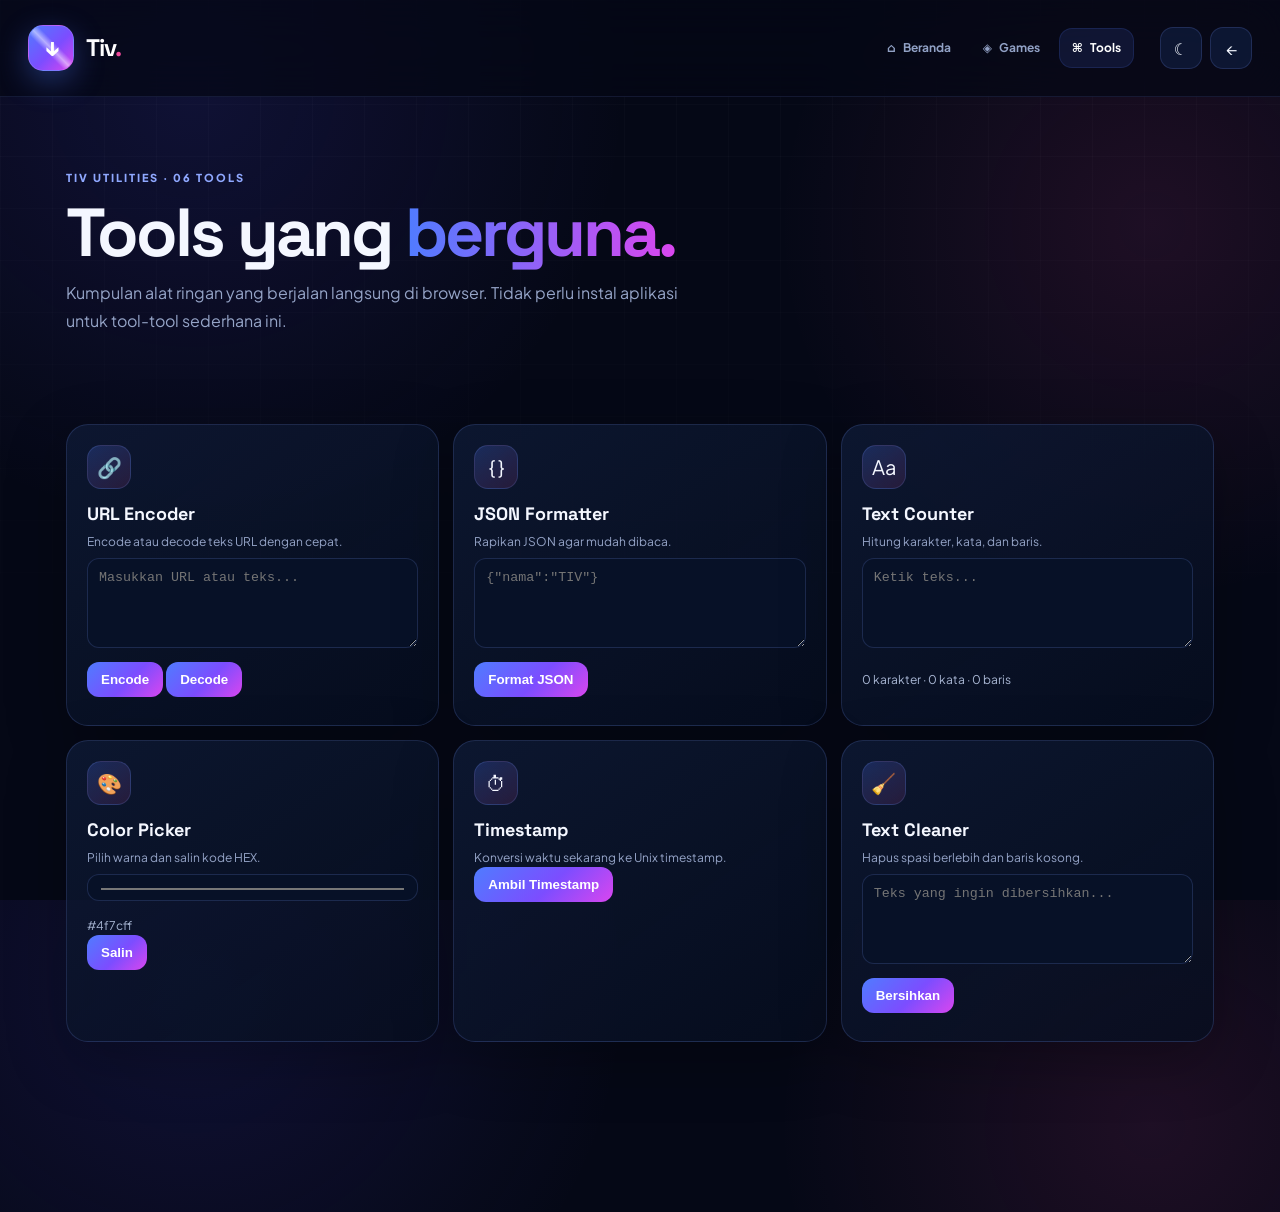
<file: tools.html>
<!DOCTYPE html><html lang="id"><head><meta charset="UTF-8"><meta name="viewport" content="width=device-width,initial-scale=1,viewport-fit=cover"><meta name="theme-color" content="#050816"><title>TIV Tools — Tools Online</title><link rel="manifest" href="manifest.json"><link rel="stylesheet" href="style.css"><link rel="preconnect" href="https://fonts.googleapis.com"><link rel="preconnect" href="https://fonts.gstatic.com" crossorigin><link href="https://fonts.googleapis.com/css2?family=Plus+Jakarta+Sans:wght@400;500;600;700;800&family=Space+Grotesk:wght@500;700&display=swap" rel="stylesheet"></head><body>
<nav class="navbar"><div class="nav-inner"><a href="index.html" class="nav-logo"><div class="nav-logo-icon">↓</div><div class="nav-logo-text">Tiv<span class="red">.</span></div></a><div class="desktop-nav-links"><a class="desktop-nav-link" href="index.html">⌂ <span>Beranda</span></a><a class="desktop-nav-link" href="games.html">◈ <span>Games</span></a><a class="desktop-nav-link active" href="tools.html">⌘ <span>Tools</span></a></div><div class="nav-actions"><button class="nav-icon-btn" onclick="document.body.classList.toggle('light')">☾</button><button class="nav-icon-btn" onclick="history.back()">←</button></div></div></nav>
<main class="modern-tools"><section class="tools-hero"><div class="eyebrow">TIV UTILITIES · 06 TOOLS</div><h1>Tools yang <span style="background:linear-gradient(90deg,#4f7cff,#d946ef);-webkit-background-clip:text;background-clip:text;color:transparent">berguna.</span></h1><p>Kumpulan alat ringan yang berjalan langsung di browser. Tidak perlu instal aplikasi untuk tool-tool sederhana ini.</p></section><section class="tool-grid">
<div class="tool-card"><div class="tool-icon">🔗</div><h3>URL Encoder</h3><p>Encode atau decode teks URL dengan cepat.</p><textarea id="urlt" placeholder="Masukkan URL atau teks..."></textarea><button class="tool-btn" onclick="enc()">Encode</button> <button class="tool-btn" onclick="dec()">Decode</button><div class="tool-output" id="urlout"></div></div>
<div class="tool-card"><div class="tool-icon">{ }</div><h3>JSON Formatter</h3><p>Rapikan JSON agar mudah dibaca.</p><textarea id="json" placeholder='{"nama":"TIV"}'></textarea><button class="tool-btn" onclick="fmt()">Format JSON</button><div class="tool-output" id="jsonout"></div></div>
<div class="tool-card"><div class="tool-icon">Aa</div><h3>Text Counter</h3><p>Hitung karakter, kata, dan baris.</p><textarea id="txt" oninput="countTxt()" placeholder="Ketik teks..."></textarea><div class="tool-output" id="count">0 karakter · 0 kata · 0 baris</div></div>
<div class="tool-card"><div class="tool-icon">🎨</div><h3>Color Picker</h3><p>Pilih warna dan salin kode HEX.</p><input id="color" type="color" value="#4f7cff" oninput="colorOut()"><div class="tool-output" id="colorout">#4f7cff</div><button class="tool-btn" onclick="copyText(document.getElementById('colorout').textContent)">Salin</button></div>
<div class="tool-card"><div class="tool-icon">⏱</div><h3>Timestamp</h3><p>Konversi waktu sekarang ke Unix timestamp.</p><button class="tool-btn" onclick="stamp()">Ambil Timestamp</button><div class="tool-output" id="stampout"></div></div>
<div class="tool-card"><div class="tool-icon">🧹</div><h3>Text Cleaner</h3><p>Hapus spasi berlebih dan baris kosong.</p><textarea id="clean" placeholder="Teks yang ingin dibersihkan..."></textarea><button class="tool-btn" onclick="cleanText()">Bersihkan</button><div class="tool-output" id="cleanout"></div></div>
</section></main><script>
const $=id=>document.getElementById(id);function enc(){$('urlout').textContent=encodeURIComponent($('urlt').value)}function dec(){try{$('urlout').textContent=decodeURIComponent($('urlt').value)}catch(e){$('urlout').textContent='Format tidak valid'}}function fmt(){try{$('jsonout').textContent=JSON.stringify(JSON.parse($('json').value),null,2)}catch(e){$('jsonout').textContent='JSON tidak valid'}}function countTxt(){let s=$('txt').value;$('count').textContent=`${s.length} karakter · ${s.trim()?s.trim().split(/\s+/).length:0} kata · ${s?s.split(/\n/).length:0} baris`}function colorOut(){$('colorout').textContent=$('color').value}async function copyText(t){try{await navigator.clipboard.writeText(t);alert('Tersalin!')}catch(e){}}function stamp(){$('stampout').textContent=Math.floor(Date.now()/1000)}function cleanText(){let s=$('clean').value.replace(/[ \t]+/g,' ').replace(/\n\s*\n+/g,'\n').trim();$('cleanout').textContent=s}
</script></body></html>
</file>
<file: style.css>
/* ============================================================
   Tiv Downloader — style.css
   Developer: PANN
   ============================================================ */

* { margin: 0; padding: 0; box-sizing: border-box; -webkit-tap-highlight-color: transparent; }

:root {
  --bg: #0a0f1e;
  --bg-2: #0f1729;
  --card: rgba(20, 26, 45, 0.65);
  --card-solid: #141a2d;
  --card-hover: rgba(30, 38, 60, 0.75);
  --border: rgba(59, 91, 255, 0.18);
  --border-strong: rgba(59, 91, 255, 0.4);
  --text: #f1f5f9;
  --text-muted: #94a3b8;
  --text-dim: #64748b;
  --blue: #3b5bff;
  --blue-light: #5b7bff;
  --blue-dark: #1e3aff;
  --red: #ef4444;
  --red-light: #f87171;
  --red-dark: #dc2626;
  --cyan: #06b6d4;
  --blue-grad: linear-gradient(135deg, #3b5bff, #5b7bff);
  --red-grad: linear-gradient(135deg, #ef4444, #f87171);
  --mix-grad: linear-gradient(135deg, #3b5bff, #ef4444);
  --premium-grad: linear-gradient(135deg, #3b5bff 0%, #6366f1 40%, #ef4444 100%);
  --radius: 16px;
  --radius-lg: 24px;
  --radius-sm: 10px;
  --shadow-sm: 0 2px 8px rgba(0,0,0,0.2);
  --shadow: 0 8px 32px rgba(0,0,0,0.4);
  --shadow-lg: 0 16px 48px rgba(0,0,0,0.5);
  --shadow-glow: 0 8px 32px rgba(59,91,255,0.4);
  --shadow-glow-red: 0 8px 32px rgba(239,68,68,0.4);
}

body.light {
  --bg: #f1f5f9;
  --bg-2: #ffffff;
  --card: rgba(255, 255, 255, 0.9);
  --card-solid: #ffffff;
  --card-hover: rgba(255, 255, 255, 1);
  --border: rgba(59, 91, 255, 0.2);
  --border-strong: rgba(59, 91, 255, 0.4);
  --text: #0f172a;
  --text-muted: #475569;
  --text-dim: #94a3b8;
  --shadow: 0 8px 32px rgba(59,91,255,0.1);
  --shadow-lg: 0 16px 48px rgba(59,91,255,0.15);
}

html, body { height: 100%; }

body {
  font-family: 'Plus Jakarta Sans', -apple-system, BlinkMacSystemFont, 'Segoe UI', sans-serif;
  background: var(--bg);
  color: var(--text);
  line-height: 1.6;
  overflow-x: hidden;
  -webkit-font-smoothing: antialiased;
  padding-bottom: 30px;
  transition: background 0.4s, color 0.4s;
  min-height: 100vh;
}

body.menu-open { overflow: hidden; }

/* ==================== CANVAS BG ==================== */
#auroraCanvas, #particleCanvas, #starCanvas, #meshCanvas {
  position: fixed; inset: 0; z-index: 0; pointer-events: none;
}

body::before {
  content: '';
  position: fixed;
  inset: 0;
  background:
    radial-gradient(ellipse at 15% 10%, rgba(59,91,255,0.3), transparent 45%),
    radial-gradient(ellipse at 85% 90%, rgba(239,68,68,0.22), transparent 45%),
    radial-gradient(ellipse at 50% 50%, rgba(99,102,241,0.12), transparent 60%);
  z-index: 0;
  pointer-events: none;
  animation: bgShift 30s ease-in-out infinite alternate;
}

body.light::before { opacity: 0.35; }

@keyframes bgShift {
  0%   { filter: hue-rotate(0deg); transform: scale(1); }
  50%  { filter: hue-rotate(15deg); transform: scale(1.05); }
  100% { filter: hue-rotate(30deg); transform: scale(1); }
}

/* ==================== LAYOUT ==================== */
.container {
  max-width: 900px;
  margin: 0 auto;
  padding: 20px 16px 40px;
  position: relative;
  z-index: 2;
}

.container-wide {
  max-width: 1200px;
  margin: 0 auto;
  padding: 0 20px;
  position: relative;
  z-index: 2;
}

/* ==================== NAVBAR ==================== */
.navbar {
  position: sticky;
  top: 0;
  background: rgba(10,15,30,0.78);
  backdrop-filter: blur(24px);
  -webkit-backdrop-filter: blur(24px);
  border-bottom: 1px solid var(--border);
  z-index: 100;
  padding: 10px 0;
  transition: background 0.3s;
}

body.light .navbar { background: rgba(255,255,255,0.85); }

.nav-inner {
  max-width: 1200px;
  margin: 0 auto;
  padding: 0 20px;
  display: flex;
  justify-content: space-between;
  align-items: center;
}

.nav-logo {
  display: flex;
  align-items: center;
  gap: 10px;
  text-decoration: none;
  color: var(--text);
}

.nav-logo-icon {
  width: 40px; height: 40px;
  border-radius: 12px;
  background: var(--blue-grad);
  display: flex; align-items: center; justify-content: center;
  color: white; font-weight: 800; font-size: 18px;
  box-shadow: var(--shadow-glow);
  position: relative;
  overflow: hidden;
}

.nav-logo-icon::after {
  content: '';
  position: absolute;
  inset: 0;
  background: linear-gradient(45deg, transparent 40%, rgba(255,255,255,0.5), transparent 60%);
  animation: shine 3s linear infinite;
}

@keyframes shine {
  from { transform: translateX(-100%); }
  to   { transform: translateX(100%); }
}

.nav-logo-text {
  font-family: 'Space Grotesk', sans-serif;
  font-weight: 700;
  font-size: 20px;
  letter-spacing: -0.5px;
}

.nav-logo-text .red { color: var(--red); }

.nav-actions {
  display: flex;
  gap: 8px;
  align-items: center;
}

.nav-icon-btn {
  width: 40px; height: 40px;
  background: var(--card);
  border: 1px solid var(--border);
  border-radius: 10px;
  color: var(--text);
  cursor: pointer;
  display: flex; align-items: center; justify-content: center;
  font-size: 16px;
  transition: all 0.25s cubic-bezier(0.34, 1.56, 0.64, 1);
  font-family: inherit;
  position: relative;
  overflow: hidden;
}

.nav-icon-btn:hover {
  border-color: var(--blue);
  transform: translateY(-2px);
  box-shadow: var(--shadow-glow);
}

.nav-icon-btn.menu-active {
  background: var(--blue-grad);
  color: white;
  border-color: transparent;
}

/* ==================== HERO ==================== */
.hero {
  text-align: center;
  padding: 36px 20px 22px;
  animation: slideUp 0.8s cubic-bezier(0.34, 1.56, 0.64, 1);
}

@keyframes slideUp {
  from { opacity: 0; transform: translateY(30px); }
  to   { opacity: 1; transform: translateY(0); }
}

.hero-label {
  display: inline-flex;
  align-items: center;
  gap: 6px;
  padding: 6px 14px;
  background: rgba(59,91,255,0.15);
  border: 1px solid rgba(59,91,255,0.35);
  border-radius: 20px;
  font-size: 11px;
  font-weight: 700;
  color: var(--blue-light);
  text-transform: uppercase;
  letter-spacing: 1.5px;
  margin-bottom: 16px;
}

.hero-label::before {
  content: '';
  width: 6px; height: 6px;
  border-radius: 50%;
  background: var(--blue-light);
  box-shadow: 0 0 10px var(--blue-light);
  animation: pulse 1.5s ease-in-out infinite;
}

@keyframes pulse {
  0%, 100% { opacity: 1; transform: scale(1); }
  50%      { opacity: 0.5; transform: scale(1.4); }
}

.hero h1 {
  font-family: 'Space Grotesk', sans-serif;
  font-size: 40px;
  font-weight: 700;
  line-height: 1.12;
  margin-bottom: 12px;
  letter-spacing: -1.8px;
}

.hero h1 .red { color: var(--red); }

.hero h1 .blue {
  background: var(--blue-grad);
  -webkit-background-clip: text;
  background-clip: text;
  -webkit-text-fill-color: transparent;
}

.hero h1 .shine {
  background: var(--premium-grad);
  background-size: 200% 100%;
  -webkit-background-clip: text;
  background-clip: text;
  -webkit-text-fill-color: transparent;
  animation: shimmer 5s linear infinite;
}

@keyframes shimmer {
  0%   { background-position: 0% 50%; }
  100% { background-position: 200% 50%; }
}

.hero p {
  font-size: 15px;
  color: var(--text-muted);
  max-width: 640px;
  margin: 0 auto 16px;
}

.hero-stats {
  display: flex;
  justify-content: center;
  gap: 24px;
  flex-wrap: wrap;
  margin-top: 20px;
  font-size: 12px;
  color: var(--text-dim);
}

.hero-stats span {
  display: flex;
  align-items: center;
  gap: 6px;
}

.hero-stats strong { color: var(--text); font-weight: 700; }

@media (max-width: 640px) {
  .hero h1 { font-size: 28px; letter-spacing: -1px; }
  .hero { padding: 24px 16px 16px; }
  .hero p { font-size: 14px; }
}

/* ==================== DASHBOARD ==================== */
.dashboard {
  display: grid;
  grid-template-columns: repeat(4, 1fr);
  gap: 8px;
  max-width: 700px;
  margin: 0 auto 16px;
  padding: 0 16px;
  animation: slideUp 0.8s cubic-bezier(0.34, 1.56, 0.64, 1) 0.15s both;
}

.dash-item {
  background: var(--card);
  border: 1px solid var(--border);
  backdrop-filter: blur(20px);
  -webkit-backdrop-filter: blur(20px);
  border-radius: var(--radius);
  padding: 12px 8px;
  text-align: center;
  box-shadow: var(--shadow-sm);
  transition: all 0.25s;
}

.dash-item:hover {
  border-color: var(--border-strong);
  transform: translateY(-2px);
  box-shadow: var(--shadow);
}

.dash-value {
  font-family: 'Space Grotesk', sans-serif;
  font-size: 20px;
  font-weight: 700;
  color: var(--blue-light);
}

.dash-label {
  font-size: 9px;
  color: var(--text-dim);
  text-transform: uppercase;
  letter-spacing: 1px;
  margin-top: 2px;
  font-weight: 700;
}

@media (max-width: 480px) {
  .dashboard { grid-template-columns: repeat(2, 1fr); }
}

/* ==================== INSTALL BANNER ==================== */
.install-banner {
  display: none;
  max-width: 800px;
  margin: 0 auto 16px;
  padding: 12px 18px;
  background: var(--blue-grad);
  border-radius: var(--radius);
  color: white;
  font-size: 13px;
  font-weight: 700;
  justify-content: space-between;
  align-items: center;
  gap: 10px;
  box-shadow: var(--shadow-glow);
  animation: slideDown 0.5s cubic-bezier(0.34, 1.56, 0.64, 1);
}

.install-banner.show { display: flex; }

.install-banner button {
  background: rgba(255,255,255,0.25);
  border: none;
  color: white;
  padding: 8px 14px;
  border-radius: 10px;
  font-size: 12px;
  font-weight: 700;
  cursor: pointer;
  font-family: inherit;
  transition: background 0.2s;
}

.install-banner button:hover { background: rgba(255,255,255,0.4); }

@keyframes slideDown {
  from { opacity: 0; transform: translateY(-16px); }
  to   { opacity: 1; transform: translateY(0); }
}

/* ==================== DOWNLOAD BOX ==================== */
.download-box {
  max-width: 800px;
  margin: 0 auto 16px;
  padding: 0 16px;
  animation: slideUp 0.8s cubic-bezier(0.34, 1.56, 0.64, 1) 0.1s both;
}

.download-input-wrap {
  display: flex;
  gap: 8px;
  background: var(--card);
  border: 2px solid var(--border-strong);
  border-radius: var(--radius-lg);
  padding: 8px;
  backdrop-filter: blur(24px);
  -webkit-backdrop-filter: blur(24px);
  box-shadow: var(--shadow-lg), inset 0 1px 0 rgba(255,255,255,0.08);
  transition: all 0.3s cubic-bezier(0.34, 1.56, 0.64, 1);
  position: relative;
}

.download-input-wrap::before {
  content: '';
  position: absolute;
  inset: -2px;
  border-radius: var(--radius-lg);
  background: var(--premium-grad);
  z-index: -1;
  opacity: 0;
  transition: opacity 0.3s;
  filter: blur(12px);
}

.download-input-wrap:focus-within {
  border-color: var(--blue);
  box-shadow: 0 12px 48px rgba(59,91,255,0.35), inset 0 1px 0 rgba(255,255,255,0.08);
}

.download-input-wrap:focus-within::before { opacity: 0.4; }

.download-input-wrap input {
  flex: 1;
  border: none;
  outline: none;
  padding: 14px 16px;
  font-size: 15px;
  background: transparent;
  color: var(--text);
  font-family: inherit;
  min-width: 0;
}

.download-input-wrap input::placeholder { color: var(--text-dim); }

.btn-paste {
  padding: 14px 20px;
  background: rgba(59,91,255,0.15);
  border: 1px solid rgba(59,91,255,0.35);
  border-radius: 18px;
  color: var(--blue-light);
  font-size: 14px;
  font-weight: 700;
  cursor: pointer;
  font-family: inherit;
  transition: all 0.25s;
  white-space: nowrap;
}

.btn-paste:hover {
  background: rgba(59,91,255,0.3);
  transform: translateY(-1px);
  box-shadow: 0 4px 16px rgba(59,91,255,0.3);
}

.btn-download-main {
  padding: 14px 26px;
  background: var(--blue-grad);
  color: white;
  border: none;
  border-radius: 18px;
  font-size: 15px;
  font-weight: 700;
  cursor: pointer;
  font-family: inherit;
  transition: all 0.25s cubic-bezier(0.34, 1.56, 0.64, 1);
  box-shadow: var(--shadow-glow);
  white-space: nowrap;
  position: relative;
  overflow: hidden;
}

.btn-download-main::after {
  content: '';
  position: absolute;
  top: 0; left: -100%;
  width: 100%; height: 100%;
  background: linear-gradient(90deg, transparent, rgba(255,255,255,0.3), transparent);
  transition: left 0.6s;
}

.btn-download-main:hover:not(:disabled)::after { left: 100%; }

.btn-download-main:hover:not(:disabled) {
  transform: translateY(-2px) scale(1.02);
  box-shadow: 0 12px 32px rgba(59,91,255,0.55);
}

.btn-download-main:active:not(:disabled) { transform: translateY(0) scale(0.98); }

.btn-download-main:disabled {
  opacity: 0.6;
  cursor: not-allowed;
}

@media (max-width: 600px) {
  .download-input-wrap { flex-wrap: wrap; }
  .download-input-wrap input { width: 100%; flex: 1 1 100%; }
  .btn-paste, .btn-download-main { flex: 1; }
}

/* ==================== STATUS ==================== */
.status {
  margin-top: 10px;
  padding: 12px 16px;
  border-radius: 12px;
  font-size: 14px;
  display: none;
  align-items: center;
  gap: 8px;
  backdrop-filter: blur(20px);
  -webkit-backdrop-filter: blur(20px);
  animation: slideDown 0.3s ease-out;
  font-weight: 500;
}

.status.show { display: flex; }

.status.info    { background: rgba(59,91,255,0.15);  color: #93b4ff; border: 1px solid rgba(59,91,255,0.35); }
.status.error   { background: rgba(239,68,68,0.15);  color: #fca5a5; border: 1px solid rgba(239,68,68,0.35); }
.status.success { background: rgba(34,197,94,0.15);  color: #86efac; border: 1px solid rgba(34,197,94,0.35); }
.status.warn    { background: rgba(245,158,11,0.15); color: #fcd34d; border: 1px solid rgba(245,158,11,0.35); }

body.light .status.info    { color: #1d4ed8; }
body.light .status.error   { color: #b91c1c; }
body.light .status.success { color: #15803d; }
body.light .status.warn    { color: #b45309; }

/* ==================== SPINNER ==================== */
.spinner {
  display: inline-block;
  width: 16px; height: 16px;
  border: 2px solid rgba(255,255,255,0.3);
  border-top-color: white;
  border-radius: 50%;
  animation: spin 0.8s linear infinite;
}

@keyframes spin { to { transform: rotate(360deg); } }

/* ==================== LOADING OVERLAY ==================== */
.loading-overlay {
  position: fixed;
  inset: 0;
  background: rgba(10,15,30,0.88);
  backdrop-filter: blur(16px);
  -webkit-backdrop-filter: blur(16px);
  z-index: 500;
  display: none;
  align-items: center;
  justify-content: center;
  flex-direction: column;
  gap: 22px;
  animation: fadeIn 0.3s ease-out;
}

body.light .loading-overlay { background: rgba(241,245,249,0.92); }

.loading-overlay.show { display: flex; }

@keyframes fadeIn { from { opacity: 0; } to { opacity: 1; } }

.loading-spinner-big {
  width: 80px; height: 80px;
  border: 4px solid rgba(59,91,255,0.15);
  border-top-color: var(--blue);
  border-right-color: var(--red);
  border-radius: 50%;
  animation: spin 1s linear infinite;
  position: relative;
}

.loading-spinner-big::after {
  content: '';
  position: absolute;
  inset: 12px;
  border: 3px solid rgba(239,68,68,0.15);
  border-bottom-color: var(--red);
  border-radius: 50%;
  animation: spin 1.5s linear infinite reverse;
}

.loading-text {
  font-family: 'JetBrains Mono', monospace;
  font-size: 13px;
  color: var(--blue-light);
  letter-spacing: 2px;
  font-weight: 500;
}

.loading-progress {
  width: 280px;
  height: 4px;
  background: rgba(59,91,255,0.15);
  border-radius: 2px;
  overflow: hidden;
}

.loading-progress-fill {
  height: 100%;
  background: var(--blue-grad);
  width: 0%;
  transition: width 0.3s;
  border-radius: 2px;
}

/* ==================== TABS ==================== */
.tabs {
  display: flex;
  gap: 6px;
  background: var(--card);
  border: 1px solid var(--border);
  backdrop-filter: blur(20px);
  -webkit-backdrop-filter: blur(20px);
  border-radius: var(--radius);
  padding: 6px;
  margin-bottom: 14px;
  overflow-x: auto;
  scrollbar-width: none;
}

.tabs::-webkit-scrollbar { display: none; }

.tab {
  flex: 1;
  padding: 11px 14px;
  background: transparent;
  border: none;
  border-radius: var(--radius-sm);
  color: var(--text-muted);
  font-size: 13px;
  font-weight: 700;
  cursor: pointer;
  transition: all 0.25s;
  white-space: nowrap;
  font-family: inherit;
  position: relative;
  overflow: hidden;
}

.tab.active {
  background: var(--blue-grad);
  color: white;
  box-shadow: var(--shadow-glow);
}

.tab:not(.active):hover { color: var(--text); background: rgba(59,91,255,0.1); }

/* ==================== PANEL ==================== */
.panel { display: none; }
.panel.active { display: block; animation: fadeIn 0.3s ease-out; }

/* ==================== CARD ==================== */
.card {
  background: var(--card);
  border: 1px solid var(--border);
  backdrop-filter: blur(20px);
  -webkit-backdrop-filter: blur(20px);
  border-radius: var(--radius-lg);
  padding: 20px;
  margin-bottom: 14px;
  box-shadow: var(--shadow);
  transition: border-color 0.3s, transform 0.3s;
}

.card:hover { border-color: var(--border-strong); }

.card-title {
  font-family: 'Space Grotesk', sans-serif;
  font-size: 16px;
  font-weight: 700;
  margin-bottom: 6px;
  display: flex;
  align-items: center;
  gap: 8px;
}

.card-desc {
  font-size: 13px;
  color: var(--text-muted);
  margin-bottom: 14px;
  line-height: 1.7;
}

.card textarea {
  width: 100%;
  min-height: 130px;
  padding: 14px;
  background: rgba(10,15,30,0.5);
  border: 1px solid var(--border);
  border-radius: var(--radius);
  color: var(--text);
  font-family: 'JetBrains Mono', monospace;
  font-size: 13px;
  line-height: 1.7;
  resize: vertical;
  outline: none;
  transition: border-color 0.25s, box-shadow 0.25s;
}

body.light .card textarea { background: rgba(241,245,249,0.8); }

.card textarea:focus {
  border-color: var(--blue);
  box-shadow: 0 0 0 3px rgba(59,91,255,0.15);
}

/* ==================== INPUT ==================== */
.input-clean {
  padding: 12px 14px;
  background: rgba(10,15,30,0.5);
  border: 1px solid var(--border);
  border-radius: var(--radius);
  color: var(--text);
  font-size: 14px;
  font-family: inherit;
  outline: none;
  transition: border-color 0.25s, box-shadow 0.25s;
  width: 100%;
}

body.light .input-clean { background: rgba(241,245,249,0.8); }

.input-clean:focus {
  border-color: var(--blue);
  box-shadow: 0 0 0 3px rgba(59,91,255,0.15);
}

/* ==================== BUTTONS ==================== */
.btn {
  padding: 12px 22px;
  background: var(--blue-grad);
  color: white;
  border: none;
  border-radius: 12px;
  font-size: 14px;
  font-weight: 700;
  cursor: pointer;
  font-family: inherit;
  transition: all 0.25s cubic-bezier(0.34, 1.56, 0.64, 1);
  display: inline-flex;
  align-items: center;
  justify-content: center;
  gap: 8px;
  text-decoration: none;
  box-shadow: var(--shadow-glow);
  position: relative;
  overflow: hidden;
}

.btn:hover:not(:disabled) {
  transform: translateY(-2px);
  box-shadow: 0 12px 28px rgba(59,91,255,0.5);
}

.btn:active:not(:disabled) { transform: translateY(0); }
.btn:disabled { opacity: 0.5; cursor: not-allowed; }

.btn-red {
  background: var(--red-grad);
  box-shadow: var(--shadow-glow-red);
}

.btn-red:hover:not(:disabled) { box-shadow: 0 12px 28px rgba(239,68,68,0.5); }

.btn-mix { background: var(--mix-grad); }

.btn-secondary {
  background: var(--card);
  color: var(--text);
  border: 1px solid var(--border);
  box-shadow: none;
}

.btn-secondary:hover:not(:disabled) {
  border-color: var(--blue);
  box-shadow: var(--shadow);
}

.btn-block { width: 100%; }
.btn-sm { padding: 8px 14px; font-size: 12px; }

/* ==================== RESULT ==================== */
.result {
  background: var(--card);
  border: 1px solid var(--border);
  backdrop-filter: blur(24px);
  -webkit-backdrop-filter: blur(24px);
  border-radius: var(--radius-lg);
  overflow: hidden;
  margin-bottom: 14px;
  box-shadow: var(--shadow-lg);
  animation: revealCard 0.6s cubic-bezier(0.34, 1.56, 0.64, 1);
}

@keyframes revealCard {
  from { opacity: 0; transform: translateY(40px) scale(0.95); }
  to   { opacity: 1; transform: translateY(0) scale(1); }
}

.result-header {
  display: flex;
  gap: 14px;
  padding: 16px;
  border-bottom: 1px solid var(--border);
  align-items: center;
}

.author-avatar {
  width: 52px; height: 52px;
  border-radius: 50%;
  background: var(--blue-grad);
  overflow: hidden;
  flex-shrink: 0;
  display: flex; align-items: center; justify-content: center;
  font-size: 22px;
  padding: 3px;
  box-shadow: var(--shadow-glow);
}

.author-avatar img { width: 100%; height: 100%; object-fit: cover; border-radius: 50%; }

.author-info { flex: 1; min-width: 0; }

.author-name {
  font-weight: 700;
  font-size: 15px;
  color: var(--blue-light);
}

.author-desc {
  color: var(--text-muted);
  font-size: 13px;
  margin-top: 3px;
  display: -webkit-box;
  -webkit-line-clamp: 2;
  line-clamp: 2;
  -webkit-box-orient: vertical;
  overflow: hidden;
}

.video-preview {
  background: #000;
  display: flex;
  justify-content: center;
  padding: 12px;
  position: relative;
}

.video-preview video,
.video-preview img {
  max-width: 100%;
  max-height: 460px;
  border-radius: 12px;
}

.slideshow-nav {
  position: absolute;
  bottom: 20px;
  left: 50%;
  transform: translateX(-50%);
  display: flex;
  gap: 8px;
  background: rgba(0,0,0,0.65);
  backdrop-filter: blur(10px);
  padding: 6px;
  border-radius: 20px;
}

.slideshow-nav button {
  width: 34px; height: 34px;
  border-radius: 50%;
  background: rgba(255,255,255,0.2);
  border: none;
  color: white;
  font-size: 16px;
  cursor: pointer;
  font-family: inherit;
  transition: background 0.2s;
}

.slideshow-nav button:hover { background: rgba(255,255,255,0.4); }

.slideshow-indicator {
  color: white;
  font-size: 12px;
  font-weight: 700;
  display: flex;
  align-items: center;
  padding: 0 10px;
}

.stats {
  display: grid;
  grid-template-columns: repeat(4, 1fr);
  gap: 8px;
  padding: 12px;
  border-bottom: 1px solid var(--border);
}

.stat { text-align: center; }

.stat-value {
  font-family: 'Space Grotesk', sans-serif;
  font-weight: 700;
  font-size: 15px;
}

.stat-label {
  font-size: 10px;
  color: var(--text-dim);
  text-transform: uppercase;
  letter-spacing: 0.5px;
  margin-top: 2px;
  font-weight: 700;
}

.download-section { padding: 16px; display: grid; gap: 10px; }

.download-group-title {
  font-size: 11px;
  color: var(--text-dim);
  text-transform: uppercase;
  letter-spacing: 1px;
  margin-bottom: 4px;
  font-weight: 800;
}

.download-row {
  display: grid;
  grid-template-columns: 1fr 1fr;
  gap: 10px;
}

.actions-row {
  display: grid;
  grid-template-columns: repeat(4, 1fr);
  gap: 6px;
  padding: 0 16px 16px;
}

.actions-row .btn { padding: 10px 6px; font-size: 11px; }

@media (max-width: 480px) {
  .download-row { grid-template-columns: 1fr; }
  .stats { grid-template-columns: repeat(2, 1fr); }
  .actions-row { grid-template-columns: 1fr 1fr; }
}

/* ==================== BATCH ==================== */
.batch-list { display: grid; gap: 10px; margin-top: 12px; }

.batch-item {
  background: var(--card);
  border: 1px solid var(--border);
  backdrop-filter: blur(20px);
  -webkit-backdrop-filter: blur(20px);
  border-radius: var(--radius);
  padding: 12px;
  display: flex;
  gap: 12px;
  align-items: center;
  animation: revealCard 0.4s cubic-bezier(0.34, 1.56, 0.64, 1);
  transition: border-color 0.25s;
}

.batch-item:hover { border-color: var(--border-strong); }

.batch-item-thumb {
  width: 52px; height: 52px;
  border-radius: 10px;
  background: rgba(10,15,30,0.6);
  overflow: hidden;
  flex-shrink: 0;
  display: flex; align-items: center; justify-content: center;
  font-size: 20px;
}

.batch-item-thumb img { width: 100%; height: 100%; object-fit: cover; }

.batch-item-info { flex: 1; min-width: 0; }

.batch-item-title {
  font-size: 13px;
  font-weight: 600;
  overflow: hidden;
  text-overflow: ellipsis;
  white-space: nowrap;
}

.batch-item-status {
  font-size: 11px;
  color: var(--text-muted);
  margin-top: 3px;
}

.batch-item-status.ok  { color: #86efac; }
.batch-item-status.err { color: #fca5a5; }

.batch-progress {
  display: flex;
  align-items: center;
  gap: 10px;
  margin-bottom: 12px;
  padding: 10px 14px;
  background: rgba(59,91,255,0.1);
  border-radius: 12px;
  font-size: 13px;
  font-weight: 600;
}

.batch-progress-bar {
  flex: 1;
  height: 6px;
  background: rgba(59,91,255,0.2);
  border-radius: 3px;
  overflow: hidden;
}

.batch-progress-fill {
  height: 100%;
  background: var(--blue-grad);
  width: 0%;
  transition: width 0.3s;
}

/* ==================== HISTORY ==================== */
.history-list { display: grid; gap: 10px; }

.history-item {
  background: var(--card);
  border: 1px solid var(--border);
  backdrop-filter: blur(20px);
  -webkit-backdrop-filter: blur(20px);
  border-radius: var(--radius);
  padding: 12px;
  display: flex;
  gap: 12px;
  align-items: center;
  font-size: 13px;
  transition: all 0.25s;
}

.history-item:hover {
  border-color: var(--border-strong);
  transform: translateX(4px);
  box-shadow: var(--shadow);
}

.history-item-info { flex: 1; min-width: 0; }

.history-item-title {
  font-weight: 600;
  overflow: hidden;
  text-overflow: ellipsis;
  white-space: nowrap;
}

.history-item-date {
  font-size: 11px;
  color: var(--text-dim);
  margin-top: 3px;
}

.history-toolbar {
  display: flex;
  gap: 8px;
  margin-bottom: 12px;
  flex-wrap: wrap;
}

.history-toolbar .input-clean {
  flex: 1;
  min-width: 150px;
  font-size: 13px;
  padding: 9px 12px;
}

.filter-chips {
  display: flex;
  gap: 6px;
  margin-bottom: 12px;
  flex-wrap: wrap;
}

.filter-chip {
  padding: 6px 12px;
  border-radius: 20px;
  background: var(--card);
  border: 1px solid var(--border);
  color: var(--text-muted);
  font-size: 12px;
  font-weight: 600;
  cursor: pointer;
  font-family: inherit;
  transition: all 0.25s;
}

.filter-chip.active {
  background: var(--blue-grad);
  color: white;
  border-color: transparent;
  box-shadow: var(--shadow-glow);
}

.filter-chip:hover:not(.active) { border-color: var(--blue); color: var(--text); }

.empty-state {
  text-align: center;
  padding: 40px 20px;
  color: var(--text-muted);
}

.empty-state-icon {
  font-size: 56px;
  margin-bottom: 14px;
  opacity: 0.4;
}

.empty-state-text { font-size: 14px; }

/* ==================== TRENDING ==================== */
.trending-grid {
  display: grid;
  grid-template-columns: repeat(4, 1fr);
  gap: 10px;
  margin-top: 12px;
}

@media (max-width: 600px) { .trending-grid { grid-template-columns: repeat(2, 1fr); } }

.trending-item {
  background: var(--card);
  border: 1px solid var(--border);
  border-radius: var(--radius);
  padding: 16px 12px;
  cursor: pointer;
  transition: all 0.25s cubic-bezier(0.34, 1.56, 0.64, 1);
  text-align: center;
  position: relative;
  overflow: hidden;
}

.trending-item::before {
  content: '';
  position: absolute;
  inset: 0;
  background: var(--premium-grad);
  opacity: 0;
  transition: opacity 0.3s;
}

.trending-item:hover::before { opacity: 0.12; }

.trending-item:hover {
  transform: translateY(-4px);
  border-color: var(--blue);
  box-shadow: var(--shadow-glow);
}

.trending-item > * { position: relative; z-index: 1; }

.trending-emoji { font-size: 28px; margin-bottom: 6px; }
.trending-title { font-size: 12px; font-weight: 700; }
.trending-sub { font-size: 10px; color: var(--text-dim); margin-top: 2px; }

/* ==================== SECTIONS ==================== */
section {
  padding: 60px 0;
  position: relative;
  z-index: 2;
}

section.alt { background: rgba(10,15,30,0.4); }
body.light section.alt { background: rgba(59,91,255,0.04); }

.reveal {
  opacity: 0;
  transform: translateY(40px);
  transition: opacity 0.7s ease, transform 0.7s ease;
}

.reveal.in { opacity: 1; transform: translateY(0); }

.section-label {
  display: inline-flex;
  align-items: center;
  gap: 6px;
  font-size: 11px;
  font-weight: 800;
  color: var(--red);
  text-transform: uppercase;
  letter-spacing: 2px;
  margin-bottom: 10px;
}

.section-label::before {
  content: '';
  width: 6px; height: 6px;
  border-radius: 50%;
  background: var(--red);
  box-shadow: 0 0 8px var(--red);
  animation: pulse 1.5s ease-in-out infinite;
}

.section-title {
  font-family: 'Space Grotesk', sans-serif;
  font-size: 32px;
  font-weight: 700;
  line-height: 1.2;
  margin-bottom: 14px;
  letter-spacing: -1.2px;
}

.section-title .blue {
  background: var(--blue-grad);
  -webkit-background-clip: text;
  background-clip: text;
  -webkit-text-fill-color: transparent;
}

.section-title .red { color: var(--red); }

.section-desc {
  color: var(--text-muted);
  font-size: 15px;
  line-height: 1.8;
  margin-bottom: 16px;
  max-width: 760px;
}

@media (max-width: 640px) {
  .section-title { font-size: 24px; }
  section { padding: 40px 0; }
  .section-desc { font-size: 14px; }
}

/* ==================== FEATURE CARDS ==================== */
.feature-cards {
  display: grid;
  grid-template-columns: repeat(3, 1fr);
  gap: 16px;
  margin-top: 32px;
}

@media (max-width: 800px) { .feature-cards { grid-template-columns: 1fr; } }

.feature-card {
  background: var(--card);
  border: 1px solid var(--border);
  backdrop-filter: blur(20px);
  -webkit-backdrop-filter: blur(20px);
  border-radius: var(--radius-lg);
  padding: 26px 22px;
  transition: all 0.3s cubic-bezier(0.34, 1.56, 0.64, 1);
  position: relative;
  overflow: hidden;
}

.feature-card::before {
  content: '';
  position: absolute;
  top: 0; left: 0; right: 0;
  height: 4px;
  background: var(--blue-grad);
}

.feature-card:nth-child(2)::before { background: var(--mix-grad); }
.feature-card:nth-child(3)::before { background: var(--red-grad); }

.feature-card:hover {
  transform: translateY(-6px);
  box-shadow: var(--shadow-lg), var(--shadow-glow);
  border-color: var(--border-strong);
}

.feature-icon {
  width: 48px; height: 48px;
  border-radius: 14px;
  background: rgba(59,91,255,0.15);
  display: flex; align-items: center; justify-content: center;
  font-size: 24px;
  margin-bottom: 16px;
  transition: transform 0.3s;
}

.feature-card:hover .feature-icon { transform: scale(1.1) rotate(-5deg); }

.feature-card:nth-child(2) .feature-icon { background: rgba(239,68,68,0.15); }

.feature-card h3 {
  font-family: 'Space Grotesk', sans-serif;
  font-size: 18px;
  font-weight: 700;
  margin-bottom: 10px;
}

.feature-card p {
  font-size: 13px;
  color: var(--text-muted);
  line-height: 1.75;
}

/* ==================== STEPS ==================== */
.steps {
  display: grid;
  gap: 28px;
  margin-top: 36px;
  counter-reset: step;
}

.step {
  display: flex;
  gap: 20px;
  align-items: flex-start;
  padding: 20px;
  background: var(--card);
  border: 1px solid var(--border);
  border-radius: var(--radius-lg);
  backdrop-filter: blur(20px);
  -webkit-backdrop-filter: blur(20px);
  transition: all 0.3s;
}

.step:hover {
  border-color: var(--border-strong);
  transform: translateX(6px);
  box-shadow: var(--shadow);
}

.step-number {
  width: 52px; height: 52px;
  border-radius: 50%;
  background: var(--blue-grad);
  color: white;
  font-family: 'Space Grotesk', sans-serif;
  font-size: 22px;
  font-weight: 700;
  display: flex; align-items: center; justify-content: center;
  flex-shrink: 0;
  box-shadow: var(--shadow-glow);
}

.step:nth-child(2) .step-number { background: var(--mix-grad); box-shadow: 0 8px 24px rgba(99,102,241,0.4); }
.step:nth-child(3) .step-number { background: var(--red-grad); box-shadow: var(--shadow-glow-red); }
.step:nth-child(4) .step-number { background: linear-gradient(135deg, #06b6d4, #3b5bff); box-shadow: 0 8px 24px rgba(6,182,212,0.4); }

.step-content { flex: 1; }

.step-content h3 {
  font-family: 'Space Grotesk', sans-serif;
  font-size: 17px;
  font-weight: 700;
  margin-bottom: 6px;
}

.step-content p {
  font-size: 13px;
  color: var(--text-muted);
  line-height: 1.75;
}

@media (max-width: 480px) {
  .step { flex-direction: column; align-items: center; text-align: center; }
}

/* ==================== TIPS ==================== */
.tips-list {
  list-style: none;
  margin-top: 24px;
  display: grid;
  gap: 12px;
}

.tips-list li {
  padding: 16px 18px 16px 52px;
  position: relative;
  font-size: 14px;
  color: var(--text-muted);
  line-height: 1.75;
  background: var(--card);
  border: 1px solid var(--border);
  border-radius: var(--radius);
  backdrop-filter: blur(20px);
  -webkit-backdrop-filter: blur(20px);
  transition: all 0.25s;
}

.tips-list li:hover {
  border-color: var(--border-strong);
  transform: translateX(4px);
}

.tips-list li::before {
  content: '💡';
  position: absolute;
  left: 16px;
  top: 50%;
  transform: translateY(-50%);
  font-size: 20px;
}

.tips-list li:nth-child(2n)::before { content: '⚡'; }
.tips-list li:nth-child(3n)::before { content: '🎯'; }
.tips-list li:nth-child(5n)::before { content: '✨'; }

.tips-list li strong { color: var(--text); }

/* ==================== DEV CARD ==================== */
.dev-card {
  background: var(--card);
  border: 1px solid var(--border);
  backdrop-filter: blur(24px);
  -webkit-backdrop-filter: blur(24px);
  border-radius: var(--radius-lg);
  padding: 40px 28px;
  text-align: center;
  max-width: 560px;
  margin: 0 auto;
  position: relative;
  overflow: hidden;
  box-shadow: var(--shadow);
}

.dev-card::before {
  content: '';
  position: absolute;
  top: 0; left: 0; right: 0;
  height: 4px;
  background: var(--premium-grad);
}

.dev-card::after {
  content: '';
  position: absolute;
  inset: 0;
  background: radial-gradient(circle at 50% 0%, rgba(59,91,255,0.15), transparent 60%);
  pointer-events: none;
}

.dev-avatar {
  width: 110px; height: 110px;
  border-radius: 50%;
  background: var(--premium-grad);
  background-size: 200% 200%;
  margin: 0 auto 20px;
  display: flex; align-items: center; justify-content: center;
  font-size: 52px;
  color: white;
  box-shadow: var(--shadow-glow);
  position: relative;
  animation: gradientShift 6s ease infinite;
  z-index: 1;
}

@keyframes gradientShift {
  0%, 100% { background-position: 0% 50%; }
  50%      { background-position: 100% 50%; }
}

.dev-avatar::before {
  content: '';
  position: absolute;
  inset: -6px;
  border-radius: 50%;
  border: 2px dashed rgba(59,91,255,0.5);
  animation: rotate 25s linear infinite;
}

.dev-avatar::after {
  content: '';
  position: absolute;
  inset: -12px;
  border-radius: 50%;
  border: 1px solid rgba(239,68,68,0.3);
  animation: rotate 15s linear infinite reverse;
}

@keyframes rotate { to { transform: rotate(360deg); } }

.dev-name {
  font-family: 'Space Grotesk', sans-serif;
  font-size: 32px;
  font-weight: 700;
  margin-bottom: 6px;
  background: var(--premium-grad);
  background-size: 200% 100%;
  -webkit-background-clip: text;
  background-clip: text;
  -webkit-text-fill-color: transparent;
  animation: shimmer 4s linear infinite;
  letter-spacing: -1px;
  position: relative;
  z-index: 1;
}

.dev-role {
  font-size: 14px;
  color: var(--text-muted);
  margin-bottom: 22px;
  font-weight: 600;
  position: relative;
  z-index: 1;
}

.dev-badges {
  display: flex;
  justify-content: center;
  gap: 8px;
  flex-wrap: wrap;
  margin-bottom: 22px;
  position: relative;
  z-index: 1;
}

.dev-badge {
  padding: 6px 14px;
  background: rgba(59,91,255,0.12);
  border: 1px solid rgba(59,91,255,0.3);
  border-radius: 20px;
  font-size: 11px;
  font-weight: 700;
  color: var(--blue-light);
}

.dev-desc {
  font-size: 14px;
  color: var(--text-muted);
  line-height: 1.85;
  max-width: 440px;
  margin: 0 auto 20px;
  position: relative;
  z-index: 1;
}

.dev-links {
  display: flex;
  justify-content: center;
  gap: 10px;
  flex-wrap: wrap;
  position: relative;
  z-index: 1;
}

.dev-link {
  padding: 10px 20px;
  border-radius: 12px;
  background: var(--blue-grad);
  color: white;
  text-decoration: none;
  font-size: 13px;
  font-weight: 700;
  transition: all 0.25s;
  box-shadow: var(--shadow-glow);
  display: inline-flex;
  align-items: center;
  gap: 6px;
}

.dev-link:hover {
  transform: translateY(-2px);
  box-shadow: 0 12px 28px rgba(59,91,255,0.5);
}

.dev-link.secondary {
  background: var(--card);
  color: var(--text);
  border: 1px solid var(--border);
  box-shadow: none;
}

.dev-link.secondary:hover {
  border-color: var(--blue);
  box-shadow: var(--shadow);
}

/* ==================== FAQ ==================== */
.faq-item {
  background: var(--card);
  border: 1px solid var(--border);
  backdrop-filter: blur(20px);
  -webkit-backdrop-filter: blur(20px);
  border-radius: var(--radius);
  margin-bottom: 10px;
  overflow: hidden;
  transition: border-color 0.3s, box-shadow 0.3s;
}

.faq-item:hover { border-color: var(--border-strong); }

.faq-item.open { box-shadow: var(--shadow); border-color: var(--border-strong); }

.faq-q {
  padding: 16px 20px;
  font-size: 15px;
  font-weight: 700;
  cursor: pointer;
  display: flex;
  justify-content: space-between;
  align-items: center;
  transition: background 0.25s;
  font-family: inherit;
  gap: 12px;
}

.faq-q:hover { background: rgba(59,91,255,0.05); }

.faq-q::after {
  content: '+';
  font-size: 24px;
  color: var(--blue-light);
  transition: transform 0.3s;
  font-weight: 300;
  flex-shrink: 0;
}

.faq-item.open .faq-q::after {
  transform: rotate(45deg);
  color: var(--red);
}

.faq-a {
  max-height: 0;
  overflow: hidden;
  transition: max-height 0.35s, padding 0.35s;
  font-size: 13px;
  color: var(--text-muted);
  line-height: 1.85;
  padding: 0 20px;
}

.faq-item.open .faq-a {
  max-height: 400px;
  padding: 0 20px 18px;
}

/* ==================== FOOTER ==================== */
footer {
  text-align: center;
  padding: 40px 20px 30px;
  border-top: 1px solid var(--border);
  position: relative;
  z-index: 2;
  color: var(--text-muted);
  font-size: 13px;
  line-height: 2;
}

.footer-links {
  display: flex;
  justify-content: center;
  gap: 20px;
  flex-wrap: wrap;
  margin-bottom: 14px;
}

.footer-links a {
  color: var(--text-muted);
  text-decoration: none;
  font-size: 13px;
  transition: color 0.2s;
}

.footer-links a:hover { color: var(--blue-light); }

.dev-credit {
  display: inline-flex;
  align-items: center;
  gap: 8px;
  padding: 10px 22px;
  background: var(--card);
  border: 1px solid var(--border);
  backdrop-filter: blur(20px);
  -webkit-backdrop-filter: blur(20px);
  border-radius: 30px;
  font-weight: 600;
  color: var(--text);
  margin: 8px 0 16px;
  font-size: 13px;
  transition: all 0.25s;
}

.dev-credit:hover {
  border-color: var(--border-strong);
  box-shadow: var(--shadow-glow);
}

.dev-credit span {
  background: var(--premium-grad);
  background-size: 200% 100%;
  -webkit-background-clip: text;
  background-clip: text;
  -webkit-text-fill-color: transparent;
  font-weight: 800;
  animation: shimmer 3s linear infinite;
}

footer a { color: var(--blue-light); text-decoration: none; }
footer a:hover { text-decoration: underline; }

/* ==================== TOAST ==================== */
.toast {
  position: fixed;
  bottom: 20px;
  left: 50%;
  transform: translateX(-50%) translateY(140px);
  background: var(--card-solid);
  color: var(--text);
  padding: 14px 24px;
  border-radius: 30px;
  font-size: 13px;
  font-weight: 600;
  border: 1px solid var(--border-strong);
  box-shadow: var(--shadow-lg);
  transition: transform 0.4s cubic-bezier(0.34, 1.56, 0.64, 1);
  z-index: 1000;
  max-width: 90%;
  text-align: center;
}

.toast.show { transform: translateX(-50%) translateY(0); }

/* ==================== ACHIEVEMENT ==================== */
.achievement {
  position: fixed;
  top: 70px;
  left: 50%;
  transform: translateX(-50%) translateY(-200px);
  background: var(--premium-grad);
  background-size: 200% 200%;
  color: white;
  padding: 16px 24px;
  border-radius: 20px;
  font-size: 13px;
  font-weight: 700;
  box-shadow: var(--shadow-glow);
  z-index: 1001;
  display: flex;
  align-items: center;
  gap: 10px;
  transition: transform 0.5s cubic-bezier(0.34, 1.56, 0.64, 1);
  max-width: 90%;
  animation: gradientShift 3s ease infinite;
}

.achievement.show { transform: translateX(-50%) translateY(0); }
.achievement-icon { font-size: 24px; }

/* ==================== CONFETTI ==================== */
.confetti {
  position: fixed;
  width: 10px;
  height: 10px;
  z-index: 999;
  pointer-events: none;
  animation: confettiFall linear forwards;
}

@keyframes confettiFall {
  to { transform: translateY(100vh) rotate(720deg); opacity: 0; }
}

/* ==================== BOTTOM NAV ==================== */
.bottom-nav {
  position: fixed;
  bottom: 16px;
  left: 50%;
  transform: translateX(-50%);
  background: rgba(20,26,45,0.94);
  border: 1px solid var(--border-strong);
  backdrop-filter: blur(30px);
  -webkit-backdrop-filter: blur(30px);
  border-radius: 24px;
  padding: 6px;
  display: flex;
  gap: 4px;
  z-index: 100;
  box-shadow: var(--shadow-lg);
  transition: transform 0.4s cubic-bezier(0.34, 1.56, 0.64, 1);
}

body.light .bottom-nav { background: rgba(255,255,255,0.96); }

.bottom-nav.hide { transform: translateX(-50%) translateY(120px); }

.nav-item {
  padding: 9px 16px;
  border-radius: 16px;
  background: transparent;
  border: none;
  color: var(--text-muted);
  font-size: 10px;
  font-weight: 700;
  cursor: pointer;
  font-family: inherit;
  transition: all 0.25s;
  display: flex;
  flex-direction: column;
  align-items: center;
  gap: 2px;
  min-width: 58px;
}

.nav-item.active {
  background: var(--blue-grad);
  color: white;
  box-shadow: var(--shadow-glow);
}

.nav-item-icon { font-size: 17px; }

/* ==================== DRAWER MENU ==================== */
.drawer-backdrop {
  position: fixed;
  inset: 0;
  background: rgba(0,0,0,0.6);
  backdrop-filter: blur(8px);
  -webkit-backdrop-filter: blur(8px);
  z-index: 199;
  opacity: 0;
  pointer-events: none;
  transition: opacity 0.3s;
}

.drawer-backdrop.show {
  opacity: 1;
  pointer-events: auto;
}

.drawer {
  position: fixed;
  top: 0;
  right: 0;
  width: 320px;
  max-width: 85vw;
  height: 100vh;
  background: var(--card-solid);
  border-left: 1px solid var(--border-strong);
  backdrop-filter: blur(30px);
  -webkit-backdrop-filter: blur(30px);
  z-index: 200;
  transform: translateX(100%);
  transition: transform 0.4s cubic-bezier(0.34, 1.56, 0.64, 1);
  overflow-y: auto;
  padding: 24px 20px;
}

.drawer.show { transform: translateX(0); }

.drawer-header {
  display: flex;
  justify-content: space-between;
  align-items: center;
  margin-bottom: 24px;
  padding-bottom: 16px;
  border-bottom: 1px solid var(--border);
}

.drawer-title {
  font-family: 'Space Grotesk', sans-serif;
  font-size: 18px;
  font-weight: 700;
}

.drawer-close {
  width: 36px; height: 36px;
  border-radius: 10px;
  background: var(--card);
  border: 1px solid var(--border);
  color: var(--text);
  cursor: pointer;
  font-size: 18px;
  font-family: inherit;
  display: flex; align-items: center; justify-content: center;
  transition: all 0.2s;
}

.drawer-close:hover { border-color: var(--red); color: var(--red); }

.drawer-section {
  margin-bottom: 20px;
}

.drawer-section-title {
  font-size: 11px;
  font-weight: 800;
  color: var(--text-dim);
  text-transform: uppercase;
  letter-spacing: 1.5px;
  margin-bottom: 10px;
}

.drawer-link {
  display: flex;
  align-items: center;
  gap: 12px;
  padding: 12px 14px;
  border-radius: 12px;
  color: var(--text);
  text-decoration: none;
  font-size: 14px;
  font-weight: 600;
  transition: all 0.2s;
  cursor: pointer;
  border: 1px solid transparent;
}

.drawer-link:hover {
  background: rgba(59,91,255,0.1);
  border-color: var(--border);
}

.drawer-link-icon {
  font-size: 20px;
  width: 32px;
  text-align: center;
}

.drawer-link-badge {
  margin-left: auto;
  font-size: 10px;
  padding: 2px 8px;
  border-radius: 10px;
  background: var(--red-grad);
  color: white;
  font-weight: 700;
}

/* ==================== MODAL ==================== */
.modal-backdrop {
  position: fixed;
  inset: 0;
  background: rgba(0,0,0,0.75);
  backdrop-filter: blur(8px);
  -webkit-backdrop-filter: blur(8px);
  z-index: 1001;
  display: none;
  align-items: center;
  justify-content: center;
  padding: 20px;
  animation: fadeIn 0.25s;
}

.modal-backdrop.show { display: flex; }

.modal {
  background: var(--card-solid);
  border: 1px solid var(--border-strong);
  border-radius: var(--radius-lg);
  padding: 28px;
  max-width: 440px;
  width: 100%;
  box-shadow: var(--shadow-lg);
  animation: modalIn 0.4s cubic-bezier(0.34, 1.56, 0.64, 1);
  max-height: 80vh;
  overflow-y: auto;
}

@keyframes modalIn {
  from { opacity: 0; transform: scale(0.9) translateY(20px); }
  to   { opacity: 1; transform: scale(1) translateY(0); }
}

.modal h3 {
  font-family: 'Space Grotesk', sans-serif;
  font-size: 20px;
  font-weight: 700;
  margin-bottom: 14px;
}

.modal p {
  font-size: 14px;
  color: var(--text-muted);
  line-height: 1.8;
  margin-bottom: 12px;
}

.modal .btn { margin-top: 14px; }

/* ==================== UTILITY ==================== */
.text-center { text-align: center; }
.mt-1 { margin-top: 8px; }
.mt-2 { margin-top: 16px; }
.mt-3 { margin-top: 24px; }
.mb-1 { margin-bottom: 8px; }
.mb-2 { margin-bottom: 16px; }
.mb-3 { margin-bottom: 24px; }
.hidden { display: none !important; }

/* ==================== SCROLLBAR ==================== */
::-webkit-scrollbar { width: 8px; height: 8px; }
::-webkit-scrollbar-track { background: transparent; }
::-webkit-scrollbar-thumb {
  background: rgba(59,91,255,0.3);
  border-radius: 4px;
}
::-webkit-scrollbar-thumb:hover { background: rgba(59,91,255,0.5); }

/* ==================== SELECTION ==================== */
::selection {
  background: rgba(59,91,255,0.4);
  color: white;
}

/* ==================== REDUCED MOTION ==================== */
@media (prefers-reduced-motion: reduce) {
  *, *::before, *::after {
    animation-duration: 0.01ms !important;
    animation-iteration-count: 1 !important;
    transition-duration: 0.01ms !important;
  }
                                             }

/* ============================================================
   TIV MODERN OVERHAUL — v10 UI
   ============================================================ */
:root{
  --blue:#4f7cff; --blue2:#7c5cff; --cyan:#22d3ee; --pink:#ec4899;
  --bg:#050816; --bg2:#080d20; --card:rgba(10,18,42,.72); --card-solid:#0b132b;
  --border:rgba(124,156,255,.18); --border-strong:rgba(91,125,255,.48);
  --text:#f4f7ff; --text-muted:#95a4c7; --text-dim:#657395;
  --radius:20px; --radius-lg:28px;
  --blue-grad:linear-gradient(135deg,#4f7cff 0%,#7c4dff 55%,#d946ef 100%);
  --shadow:0 18px 60px rgba(0,0,0,.28); --shadow-glow:0 0 35px rgba(79,124,255,.22);
}
*{box-sizing:border-box}
html{scroll-behavior:smooth}
body{background:radial-gradient(circle at 15% 10%,rgba(79,70,229,.15),transparent 32%),radial-gradient(circle at 90% 25%,rgba(236,72,153,.11),transparent 28%),#050816;color:var(--text);font-family:'Plus Jakarta Sans',system-ui,sans-serif;overflow-x:hidden}
body:before{content:"";position:fixed;inset:0;pointer-events:none;z-index:-1;background:linear-gradient(rgba(255,255,255,.025) 1px,transparent 1px),linear-gradient(90deg,rgba(255,255,255,.025) 1px,transparent 1px);background-size:52px 52px;mask-image:linear-gradient(to bottom,black,transparent 85%)}
#auroraCanvas,#meshCanvas,#particleCanvas,#starCanvas{opacity:.34!important}
.navbar{position:sticky;top:0;z-index:500;background:rgba(5,8,22,.72);border-bottom:1px solid rgba(124,156,255,.12);backdrop-filter:blur(24px);-webkit-backdrop-filter:blur(24px)}
.nav-inner{max-width:1400px;height:76px;padding:0 28px;margin:auto;display:flex;align-items:center;gap:26px}
.nav-logo{gap:12px;text-decoration:none}.nav-logo-icon{width:46px;height:46px;border-radius:15px;background:var(--blue-grad);display:grid;place-items:center;font-weight:900;font-size:22px;box-shadow:0 10px 30px rgba(79,124,255,.35);border:1px solid rgba(255,255,255,.14)}.nav-logo-text{font-family:'Space Grotesk';font-size:24px;font-weight:800;letter-spacing:-1px;color:#fff}.nav-logo-text .red{color:#ec4899}
.desktop-nav-links{display:flex;align-items:center;gap:6px;margin-left:auto}.desktop-nav-link{display:flex;align-items:center;gap:7px;padding:10px 13px;border-radius:13px;color:#91a1c5;text-decoration:none;font-size:12px;font-weight:700;transition:.2s}.desktop-nav-link:hover,.desktop-nav-link.active{color:#fff;background:rgba(79,124,255,.12);box-shadow:inset 0 0 0 1px rgba(79,124,255,.15)}
.nav-actions{display:flex;gap:8px}.nav-icon-btn{width:42px;height:42px;border-radius:13px!important;background:rgba(16,27,58,.8)!important;border:1px solid var(--border)!important;box-shadow:none!important}
.hero{position:relative;max-width:1400px;margin:0 auto;padding:92px 7% 64px;min-height:440px;overflow:hidden}.hero:before{content:"";position:absolute;right:4%;top:35px;width:430px;height:430px;border-radius:50%;background:radial-gradient(circle,rgba(79,124,255,.2),rgba(124,77,255,.08) 35%,transparent 68%);filter:blur(4px);pointer-events:none}.hero-label{display:inline-flex;padding:8px 13px;border:1px solid rgba(91,125,255,.28);border-radius:999px;background:rgba(79,124,255,.08);color:#a9b9e8;font-size:11px;font-weight:800;letter-spacing:.9px;text-transform:uppercase}.hero h1{font-family:'Space Grotesk';font-size:clamp(42px,6vw,78px);line-height:.98;letter-spacing:-3px;max-width:760px;margin:22px 0 20px}.hero h1 .red{background:linear-gradient(90deg,#4f7cff,#c04dff,#f052a8);-webkit-background-clip:text;background-clip:text;color:transparent}.hero h1 .shine{color:#dce6ff}.hero p{max-width:690px;font-size:16px;line-height:1.8;color:#9aa9ca}.hero-stats{display:flex;flex-wrap:wrap;gap:9px;margin-top:26px}.hero-stats span{padding:10px 13px;border:1px solid var(--border);background:rgba(9,17,38,.58);border-radius:12px;color:#a9b7d4;font-size:11px;backdrop-filter:blur(12px)}.hero-stats strong{color:#fff}.hero-orbit{position:absolute;right:7%;top:65px;width:360px;height:360px;display:grid;place-items:center}.orbit-ring{position:absolute;border:1px solid rgba(91,125,255,.25);border-radius:50%;box-shadow:0 0 50px rgba(79,124,255,.08)}.orbit-ring.r1{inset:18px;animation:spin 16s linear infinite}.orbit-ring.r2{inset:65px;border-color:rgba(236,72,153,.22);animation:spin 10s linear infinite reverse}.orbit-core{width:135px;height:135px;border-radius:36px;display:grid;place-items:center;font-family:'Space Grotesk';font-size:38px;font-weight:800;background:linear-gradient(145deg,#162a68,#321c62);border:1px solid rgba(122,151,255,.55);box-shadow:0 0 70px rgba(79,124,255,.35),inset 0 0 35px rgba(255,255,255,.05)}.orbit-dot{position:absolute;padding:10px 12px;border-radius:12px;background:rgba(9,17,38,.9);border:1px solid var(--border);box-shadow:var(--shadow);font-size:12px;font-weight:800}.orbit-dot.d1{top:45px;right:60px;color:#67e8f9}.orbit-dot.d2{bottom:65px;left:45px;color:#a78bfa}.orbit-dot.d3{top:150px;left:15px;color:#f9a8d4}@keyframes spin{to{transform:rotate(360deg)}}
.install-banner{max-width:1180px;margin:0 auto 18px;border:1px solid var(--border);background:rgba(12,22,48,.72)!important;border-radius:16px!important;box-shadow:var(--shadow);backdrop-filter:blur(18px)}
.dashboard{max-width:1180px;margin:0 auto 18px;display:grid;grid-template-columns:repeat(4,1fr);gap:12px}.dash-item{background:linear-gradient(145deg,rgba(15,27,57,.88),rgba(8,15,34,.72));border:1px solid var(--border)!important;border-radius:18px!important;padding:18px!important;box-shadow:none!important}.dash-value{font-family:'Space Grotesk';font-size:27px!important;background:linear-gradient(90deg,#fff,#88a8ff);-webkit-background-clip:text;background-clip:text;color:transparent!important}.dash-label{color:#68799e!important;font-size:9px!important;letter-spacing:1.6px}
.download-box{max-width:1180px;margin:20px auto 22px;padding:10px!important;border:1px solid rgba(91,125,255,.3)!important;background:linear-gradient(145deg,rgba(12,23,51,.92),rgba(8,13,31,.82))!important;border-radius:24px!important;box-shadow:0 0 50px rgba(79,124,255,.1),var(--shadow)!important}.download-input-wrap{display:grid!important;grid-template-columns:1fr auto auto;gap:9px;background:rgba(3,8,22,.58);padding:8px;border-radius:18px;border:1px solid rgba(124,156,255,.1)}#urlInput{min-height:52px!important;background:transparent!important;border:0!important;box-shadow:none!important;color:#fff!important;font-size:14px!important;padding:0 14px!important}.btn-paste,.btn-download-main{border-radius:14px!important;min-height:52px!important;padding:0 22px!important;font-weight:800!important}.btn-paste{background:rgba(79,124,255,.1)!important;border:1px solid rgba(91,125,255,.2)!important}.btn-download-main{background:var(--blue-grad)!important;border:0!important;box-shadow:0 10px 28px rgba(79,124,255,.3)!important}
.container,.container-wide{max-width:1180px!important}.tabs{padding:6px!important;background:rgba(10,18,40,.76)!important;border:1px solid var(--border)!important;border-radius:17px!important;box-shadow:var(--shadow)}.tab{border-radius:12px!important;font-weight:800!important}.tab.active{background:var(--blue-grad)!important;box-shadow:0 8px 24px rgba(79,124,255,.24)!important}
.card,.feature-card,.dev-card,.faq-item,.achievement{background:linear-gradient(145deg,rgba(14,25,52,.82),rgba(7,14,31,.72))!important;border:1px solid var(--border)!important;border-radius:22px!important;box-shadow:0 16px 50px rgba(0,0,0,.18)!important;backdrop-filter:blur(18px)}.card:hover,.feature-card:hover{border-color:rgba(91,125,255,.4)!important;transform:translateY(-2px)}.card-title{font-family:'Space Grotesk';font-weight:800!important}.feature-icon{border-radius:16px!important;background:linear-gradient(145deg,rgba(79,124,255,.2),rgba(124,77,255,.1))!important;border:1px solid rgba(91,125,255,.2)}
.drawer{background:rgba(7,13,29,.94)!important;border-left:1px solid var(--border)!important;backdrop-filter:blur(26px)}.drawer-link{border-radius:14px!important}.drawer-link:hover{background:rgba(79,124,255,.1)!important}.bottom-nav{background:rgba(7,13,29,.86)!important;border:1px solid var(--border)!important;backdrop-filter:blur(22px);box-shadow:0 -10px 40px rgba(0,0,0,.25)}
.footer-links a,.dev-link{border-color:var(--border)!important}.modal>div,.modal-backdrop{backdrop-filter:blur(22px)}
/* games / tools shared premium look */
.game-nav{max-width:1180px!important}.game-tab{background:rgba(10,18,40,.78)!important;border-color:var(--border)!important;border-radius:18px!important}.game-tab.active{background:var(--blue-grad)!important}.game-panel .card{box-shadow:0 18px 55px rgba(0,0,0,.2)!important}.reaction-arena{border-radius:24px!important;background:rgba(10,18,40,.8)!important}.memory-card{border-radius:16px!important;box-shadow:inset 0 0 30px rgba(255,255,255,.03)}
.modern-tools{max-width:1180px;margin:0 auto;padding:30px 16px 110px}.tools-hero{padding:42px 0 28px}.tools-hero .eyebrow{color:#8fa8ff;font-size:11px;font-weight:800;letter-spacing:2px;text-transform:uppercase}.tools-hero h1{font:800 clamp(38px,6vw,68px)/1 'Space Grotesk';letter-spacing:-3px;margin:12px 0}.tools-hero p{color:var(--text-muted);max-width:650px;line-height:1.8}.tool-grid{display:grid;grid-template-columns:repeat(3,1fr);gap:14px}.tool-card{padding:20px;border:1px solid var(--border);background:linear-gradient(145deg,rgba(14,25,52,.85),rgba(7,14,31,.8));border-radius:22px;box-shadow:var(--shadow);min-height:245px}.tool-card h3{font:700 18px 'Space Grotesk';margin:13px 0 7px}.tool-card p{color:var(--text-muted);font-size:12px;line-height:1.6}.tool-card textarea,.tool-card input,.tool-card select{width:100%;background:#071127;border:1px solid var(--border);color:#fff;border-radius:12px;padding:11px;margin:7px 0;outline:none}.tool-card textarea{min-height:90px;resize:vertical}.tool-btn{border:0;border-radius:12px;padding:10px 14px;background:var(--blue-grad);color:#fff;font-weight:800;cursor:pointer}.tool-output{margin-top:8px;color:#a9b7d4;font-size:12px;word-break:break-word}.tool-icon{width:44px;height:44px;border-radius:14px;display:grid;place-items:center;background:linear-gradient(145deg,rgba(79,124,255,.22),rgba(236,72,153,.12));border:1px solid var(--border);font-size:20px}
@media(max-width:900px){.desktop-nav-links{display:none}.hero{padding:62px 24px 45px}.hero-orbit{opacity:.32;right:-110px;top:80px}.hero h1{font-size:48px;max-width:620px}.dashboard{margin-left:16px;margin-right:16px}.tool-grid{grid-template-columns:repeat(2,1fr)}}
@media(max-width:620px){.nav-inner{height:64px;padding:0 15px}.nav-logo-icon{width:40px;height:40px;border-radius:13px}.nav-logo-text{font-size:21px}.hero{padding:52px 18px 36px;min-height:430px}.hero h1{font-size:42px;letter-spacing:-2px}.hero p{font-size:13px}.hero-orbit{width:260px;height:260px;right:-70px;top:115px;opacity:.2}.orbit-core{width:95px;height:95px;font-size:27px}.hero-stats{position:relative;z-index:2}.hero-stats span{font-size:10px}.dashboard{grid-template-columns:repeat(2,1fr);gap:8px;margin-left:14px;margin-right:14px}.dash-item{padding:14px!important}.download-box{margin-left:14px;margin-right:14px}.download-input-wrap{grid-template-columns:1fr 1fr!important}.download-input-wrap #urlInput{grid-column:1/-1}.btn-paste,.btn-download-main{width:100%}.container,.container-wide{padding-left:14px!important;padding-right:14px!important}.tool-grid{grid-template-columns:1fr}.modern-tools{padding-left:14px;padding-right:14px}.tools-hero h1{font-size:43px}.bottom-nav{display:flex!important}}
@media(prefers-reduced-motion:reduce){*,*:before,*:after{animation-duration:.01ms!important;transition-duration:.01ms!important}}

/* ============================================================
   PANN DEVELOPER PROFILE — PREMIUM REDESIGN
   ============================================================ */
.developer-section { overflow: hidden; }
.dev-profile-card {
  display: grid;
  grid-template-columns: 260px minmax(0,1fr) 260px;
  gap: 22px;
  align-items: stretch;
  margin-top: 28px;
  padding: 22px;
  border-radius: 28px;
  border: 1px solid rgba(99,102,241,.28);
  background: linear-gradient(145deg, rgba(10,18,40,.94), rgba(6,12,28,.84));
  box-shadow: 0 28px 90px rgba(0,0,0,.34), inset 0 1px 0 rgba(255,255,255,.05);
  backdrop-filter: blur(22px);
  position: relative;
  overflow: hidden;
}
.dev-profile-card::before {
  content: '';
  position: absolute; inset: 0;
  background: radial-gradient(circle at 18% 15%, rgba(99,102,241,.18), transparent 32%), radial-gradient(circle at 86% 80%, rgba(236,72,153,.12), transparent 28%);
  pointer-events: none;
}
.dev-profile-visual, .dev-profile-main, .dev-info-panel { position: relative; z-index: 1; }
.dev-profile-visual { display:flex; flex-direction:column; justify-content:center; align-items:center; }
.dev-photo-frame {
  width: 210px; aspect-ratio: 1/1.18; border-radius: 28px; padding: 5px;
  background: linear-gradient(135deg, #4f7cff, #c43cff, #ef4444);
  box-shadow: 0 0 55px rgba(124,58,237,.35), 0 20px 55px rgba(0,0,0,.35);
  position: relative; animation: devFloat 5s ease-in-out infinite;
}
.dev-photo { width:100%; height:100%; object-fit:cover; border-radius:23px; display:block; background:#070d1d; }
.dev-online-dot { position:absolute; right:14px; bottom:14px; width:16px; height:16px; border-radius:50%; background:#7dff9b; border:3px solid #0a1023; box-shadow:0 0 18px rgba(125,255,155,.75); }
.dev-photo-caption { text-align:center; margin-top:15px; }
.dev-photo-caption span { display:block; font-size:10px; letter-spacing:2px; color:#93b4ff; font-weight:800; }
.dev-photo-caption strong { display:block; margin-top:4px; font:700 25px 'Space Grotesk',sans-serif; background:linear-gradient(90deg,#8aa8ff,#d65cff,#ff7181); -webkit-background-clip:text; background-clip:text; color:transparent; }
.dev-photo-caption small { display:block; margin-top:3px; color:var(--text-dim); line-height:1.5; }
.dev-eyebrow { display:inline-flex; padding:6px 11px; border-radius:999px; background:rgba(99,102,241,.12); border:1px solid rgba(99,102,241,.3); color:#9eb7ff; font-size:10px; font-weight:800; letter-spacing:1.5px; }
.dev-profile-main .dev-name { font-size:52px; margin:13px 0 2px; }
.dev-profile-main .dev-role { font-size:15px; margin-bottom:14px; }
.dev-long-desc { color:var(--text-muted); line-height:1.8; margin:0 0 12px; font-size:14px; }
.dev-quote { margin:17px 0; padding:14px 17px; border-left:3px solid #a855f7; background:rgba(168,85,247,.07); color:#d8dfff; border-radius:0 14px 14px 0; line-height:1.65; }
.dev-quote span { display:block; margin-top:5px; color:#a9bcff; font-size:12px; }
.dev-info-panel { padding:18px; border-radius:21px; border:1px solid rgba(99,102,241,.2); background:rgba(4,10,25,.55); align-self:stretch; }
.dev-info-title { font-weight:800; color:#e8edff; margin-bottom:13px; }
.dev-info-row { display:flex; justify-content:space-between; gap:12px; padding:10px 0; border-bottom:1px solid rgba(255,255,255,.06); font-size:12px; }
.dev-info-row span { color:var(--text-dim); }
.dev-info-row strong { color:#cbd7ff; text-align:right; }
.skills-title { margin-top:20px; }
.skill-chips { display:flex; flex-wrap:wrap; gap:7px; }
.skill-chips span { padding:7px 9px; border-radius:10px; background:rgba(59,91,255,.11); border:1px solid rgba(99,102,241,.22); color:#9eb7ff; font-size:10px; font-weight:800; }
.dev-lower-grid { display:grid; grid-template-columns:repeat(3,1fr); gap:14px; margin-top:14px; }
.dev-mini-card { display:flex; gap:12px; padding:18px; border-radius:20px; border:1px solid rgba(99,102,241,.18); background:linear-gradient(145deg,rgba(14,25,52,.76),rgba(7,14,31,.7)); box-shadow:0 12px 35px rgba(0,0,0,.15); }
.dev-mini-icon { width:42px; height:42px; flex:0 0 42px; display:grid; place-items:center; border-radius:14px; background:linear-gradient(135deg,rgba(79,124,255,.22),rgba(197,60,255,.18)); border:1px solid rgba(99,102,241,.25); font-size:20px; }
.dev-mini-card strong { display:block; margin-bottom:6px; color:#e9edff; }
.dev-mini-card p { margin:0; color:var(--text-dim); font-size:12px; line-height:1.65; }
@keyframes devFloat { 0%,100%{transform:translateY(0) rotate(-.5deg)} 50%{transform:translateY(-7px) rotate(.5deg)} }

/* Intro animation */
.intro-screen { position:fixed; inset:0; z-index:99999; display:grid; place-items:center; overflow:hidden; background:#040713; opacity:1; visibility:visible; transition:opacity .55s ease, visibility .55s ease; }
.intro-screen.hide { opacity:0; visibility:hidden; pointer-events:none; }
.intro-backdrop { position:absolute; inset:-20%; background:radial-gradient(circle at 50% 42%,rgba(124,58,237,.35),transparent 27%),radial-gradient(circle at 20% 75%,rgba(59,91,255,.22),transparent 24%),radial-gradient(circle at 80% 20%,rgba(239,68,68,.22),transparent 25%); animation:introPulse 3.8s ease-in-out infinite; }
.intro-ring { position:absolute; width:390px; height:390px; border-radius:50%; border:1px solid rgba(124,58,237,.28); box-shadow:0 0 60px rgba(124,58,237,.12); }
.intro-ring-a { animation:introSpin 10s linear infinite; }
.intro-ring-b { width:300px;height:300px;border-color:rgba(239,68,68,.25); animation:introSpin 7s linear infinite reverse; }
.intro-content { position:relative; z-index:2; text-align:center; width:min(90vw,430px); padding:32px; }
.intro-logo { width:82px;height:82px;margin:0 auto 17px;display:grid;place-items:center;border-radius:25px;background:linear-gradient(135deg,#4f7cff,#c43cff);font:700 48px 'Space Grotesk',sans-serif;color:white;box-shadow:0 0 55px rgba(124,58,237,.5); animation:introLogo 1.6s ease-in-out infinite alternate; }
.intro-kicker { color:#9eb7ff;font-size:10px;font-weight:800;letter-spacing:3px; }
.intro-content h2 { margin:8px 0 4px;font:700 31px 'Space Grotesk',sans-serif;color:#f4f7ff; }
.intro-content p { margin:0;color:#8e9cbb;font-size:13px; }
.intro-loader { height:4px;width:180px;margin:24px auto 18px;border-radius:99px;background:rgba(255,255,255,.08);overflow:hidden; }
.intro-loader span { display:block;width:45%;height:100%;border-radius:inherit;background:linear-gradient(90deg,#4f7cff,#d23dff,#ef4444);animation:introLoad 3.8s linear forwards; }
.intro-actions { display:flex;justify-content:center;gap:9px; }
.intro-actions button { border:1px solid rgba(255,255,255,.12);border-radius:12px;padding:9px 15px;font:700 12px inherit;cursor:pointer; }
.intro-skip { background:rgba(255,255,255,.05);color:#aab7d4; }
.intro-continue { background:linear-gradient(90deg,#4f7cff,#c43cff);color:white;box-shadow:0 8px 25px rgba(124,58,237,.3); }
@keyframes introPulse{50%{transform:scale(1.08);filter:hue-rotate(12deg)}}
@keyframes introSpin{to{transform:rotate(360deg)}}
@keyframes introLogo{to{transform:scale(1.06);box-shadow:0 0 75px rgba(197,60,255,.7)}}
@keyframes introLoad{to{width:100%}}

@media (max-width: 980px) {
  .dev-profile-card { grid-template-columns:220px minmax(0,1fr); }
  .dev-info-panel { grid-column:1 / -1; }
  .dev-lower-grid { grid-template-columns:1fr; }
}
@media (max-width: 680px) {
  .dev-profile-card { grid-template-columns:1fr; padding:16px; }
  .dev-profile-visual { padding:8px 0 4px; }
  .dev-photo-frame { width:min(210px,68vw); }
  .dev-profile-main .dev-name { font-size:40px; }
  .dev-long-desc { font-size:13px; }
  .dev-links { justify-content:flex-start; }
  .dev-link { padding:10px 13px; font-size:12px; }
  .intro-ring { width:290px;height:290px; }
  .intro-ring-b { width:220px;height:220px; }
}
@media (prefers-reduced-motion: reduce) {
  .dev-photo-frame,.intro-backdrop,.intro-ring,.intro-logo { animation:none !important; }
}
body.page-leaving { overflow:hidden; }
body.page-leaving::after { content:''; position:fixed; inset:0; z-index:99998; background:#040713; animation:pageLeave .28s ease forwards; pointer-events:none; }
@keyframes pageLeave { from{opacity:0} to{opacity:1} }
</file>
